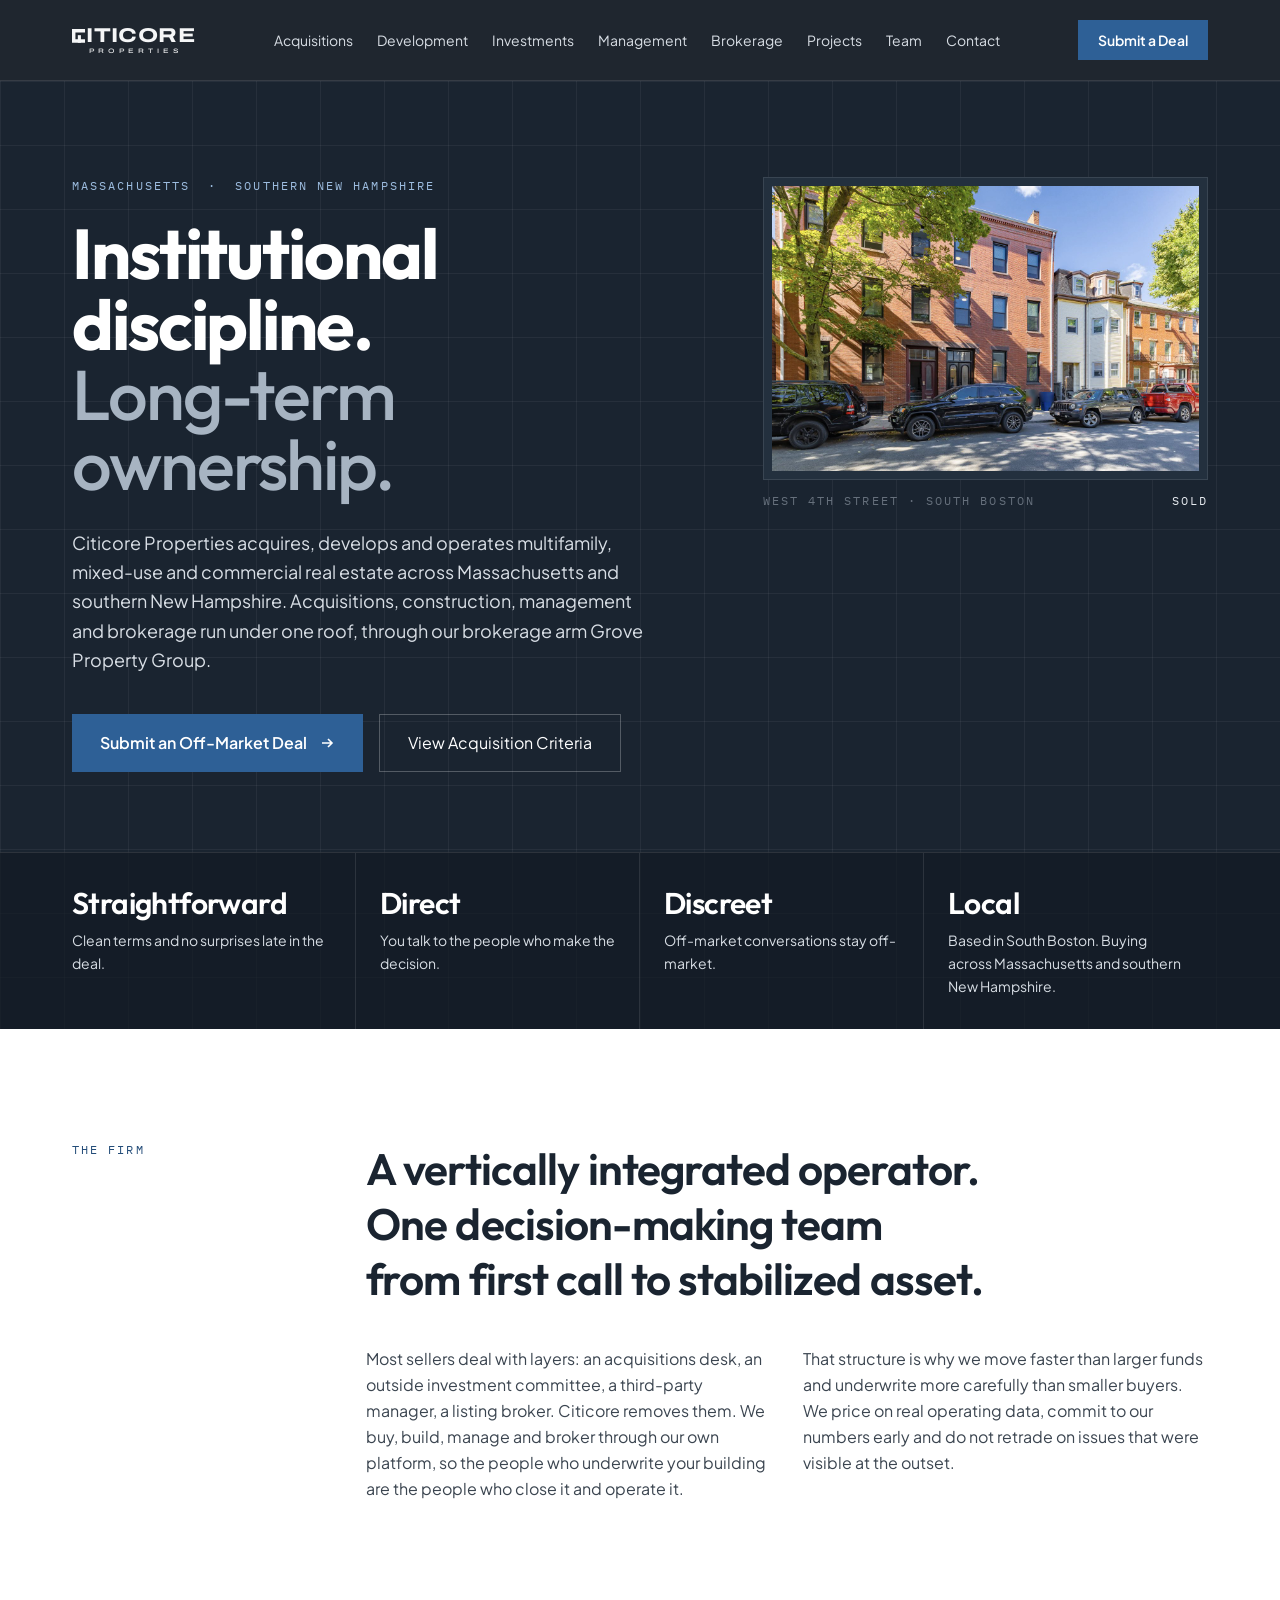
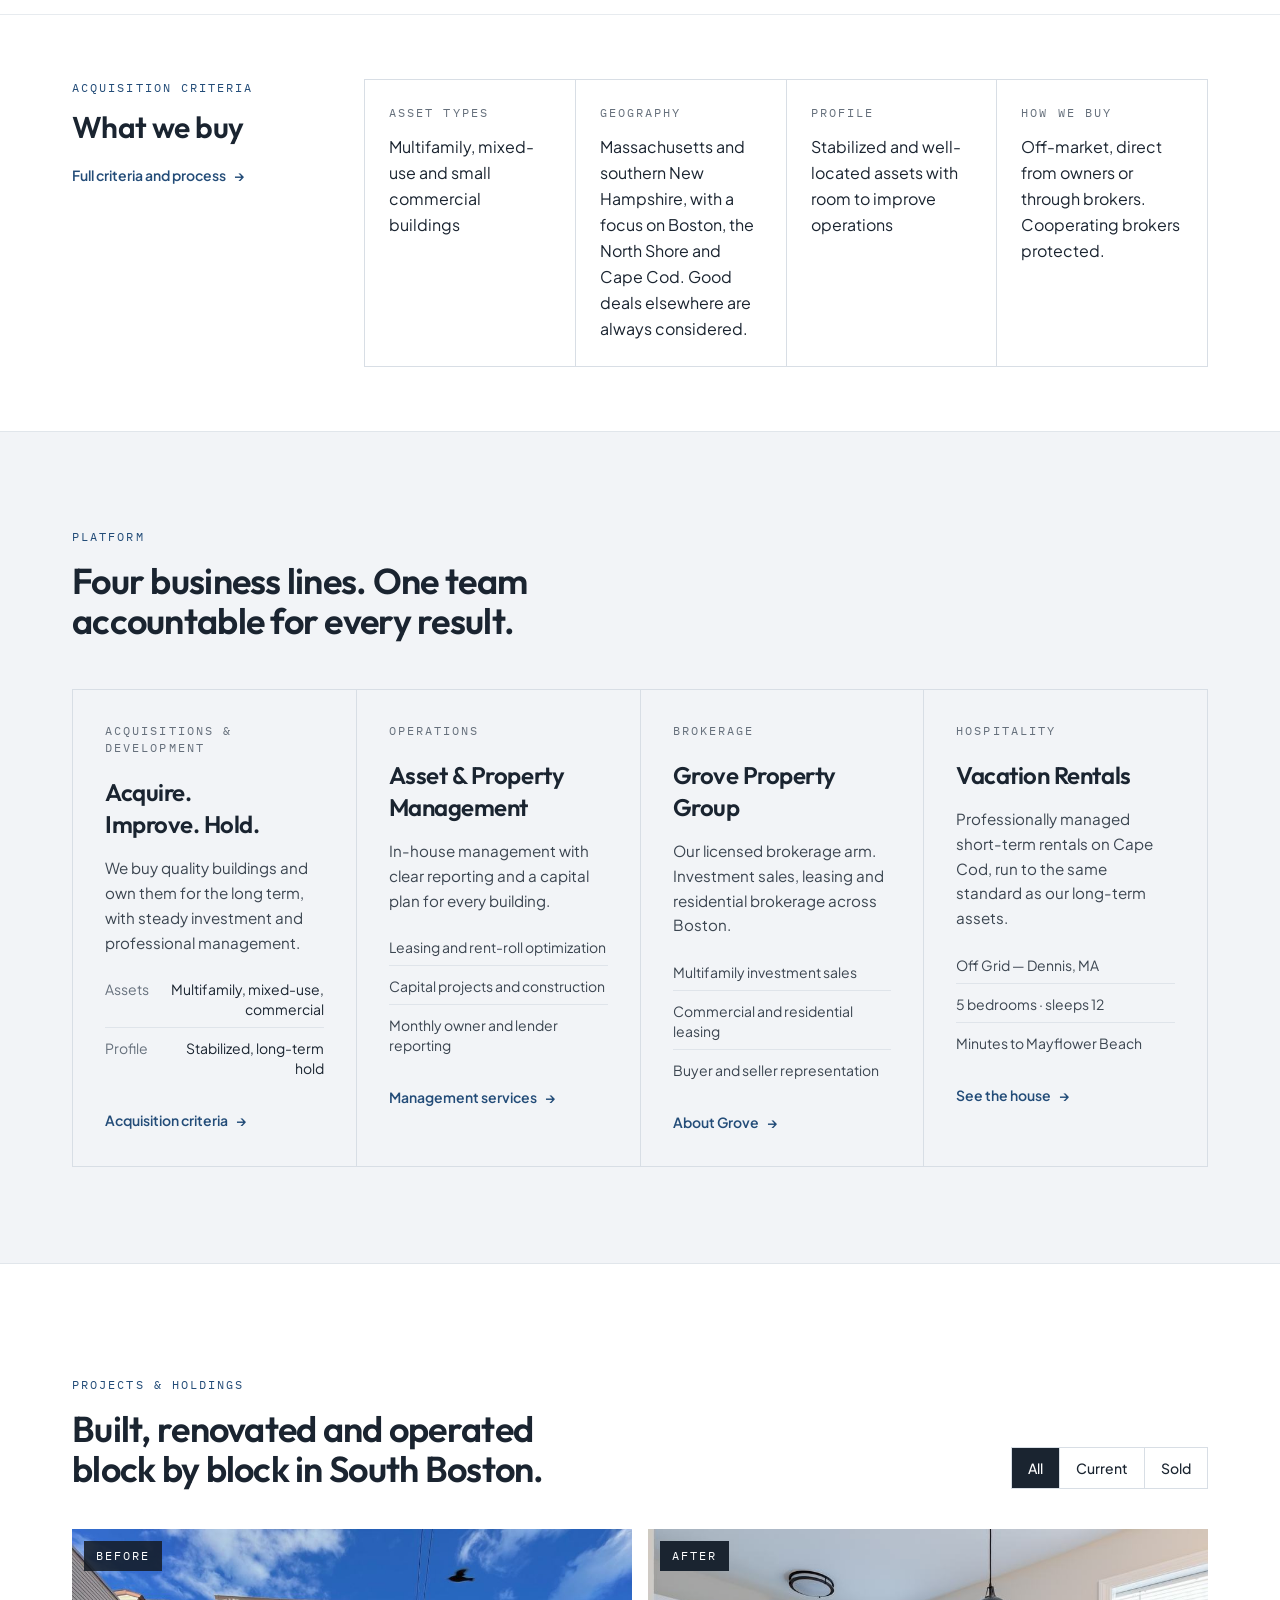
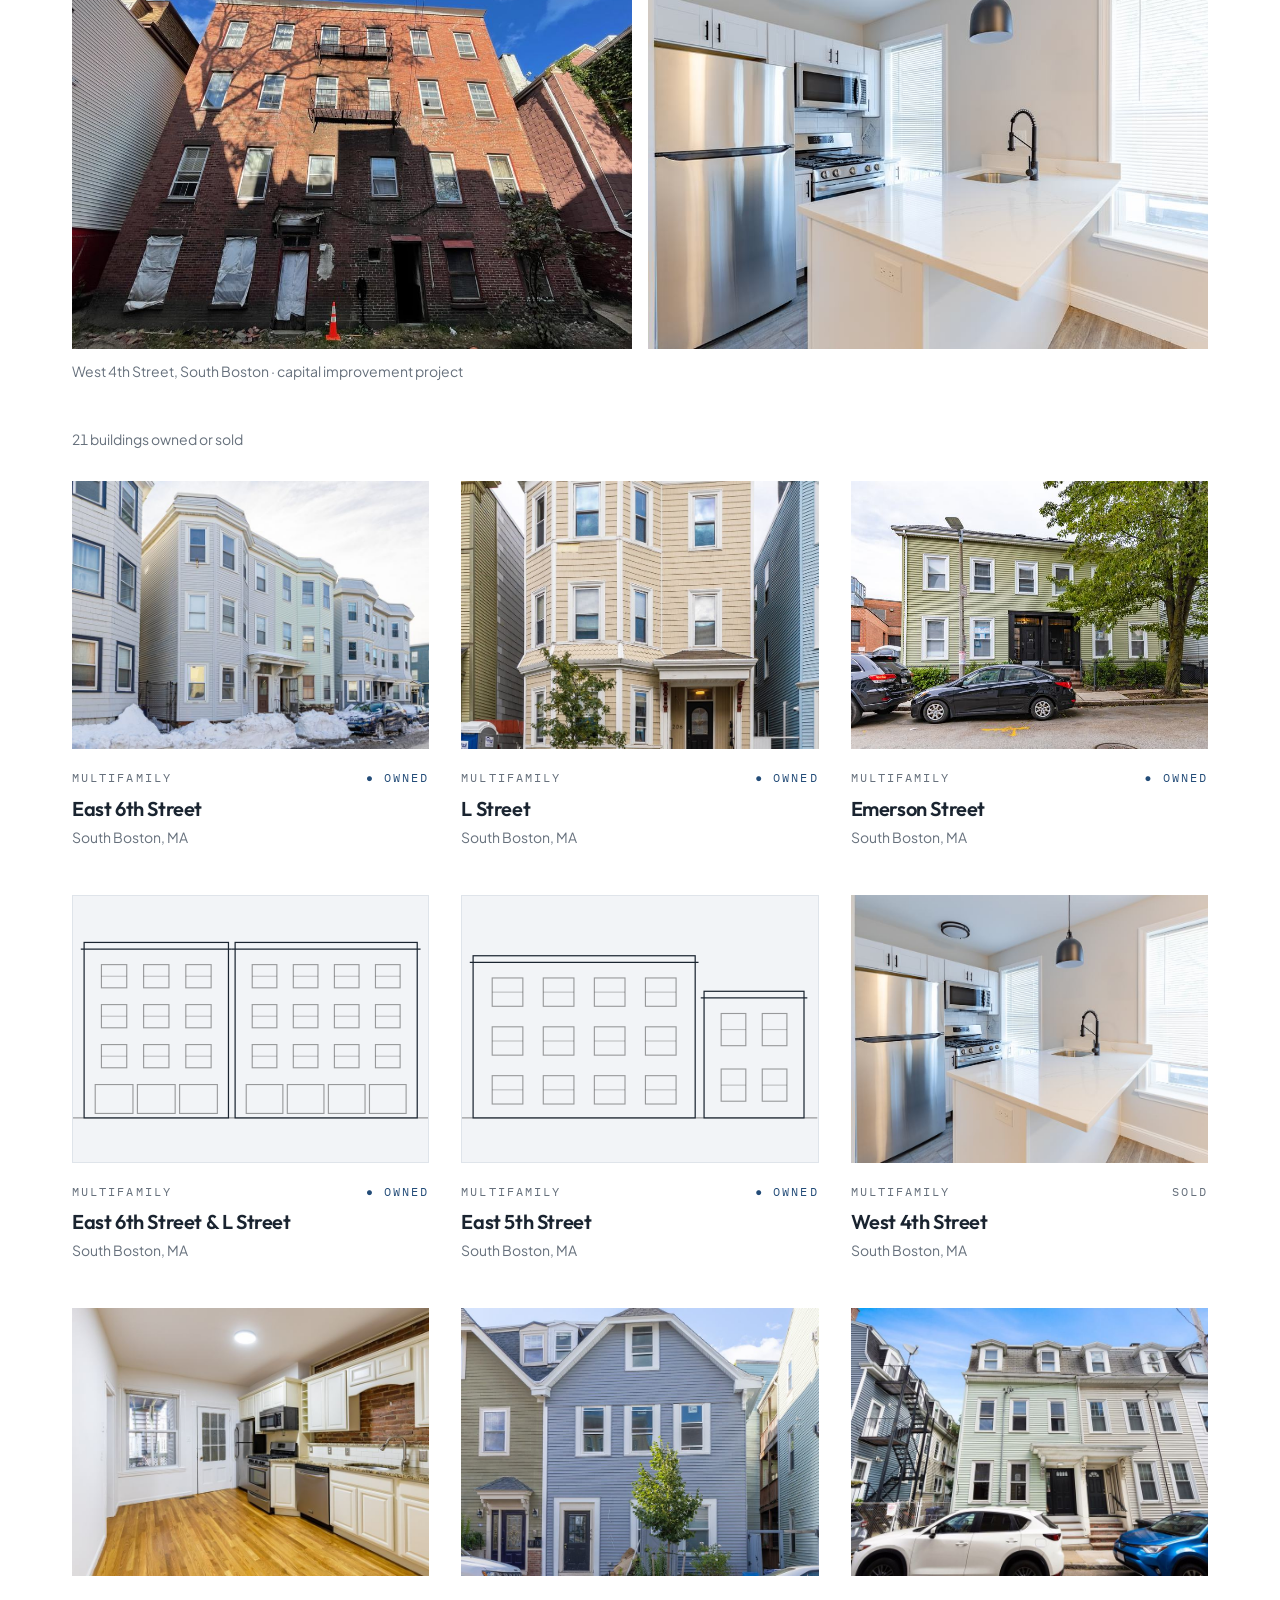
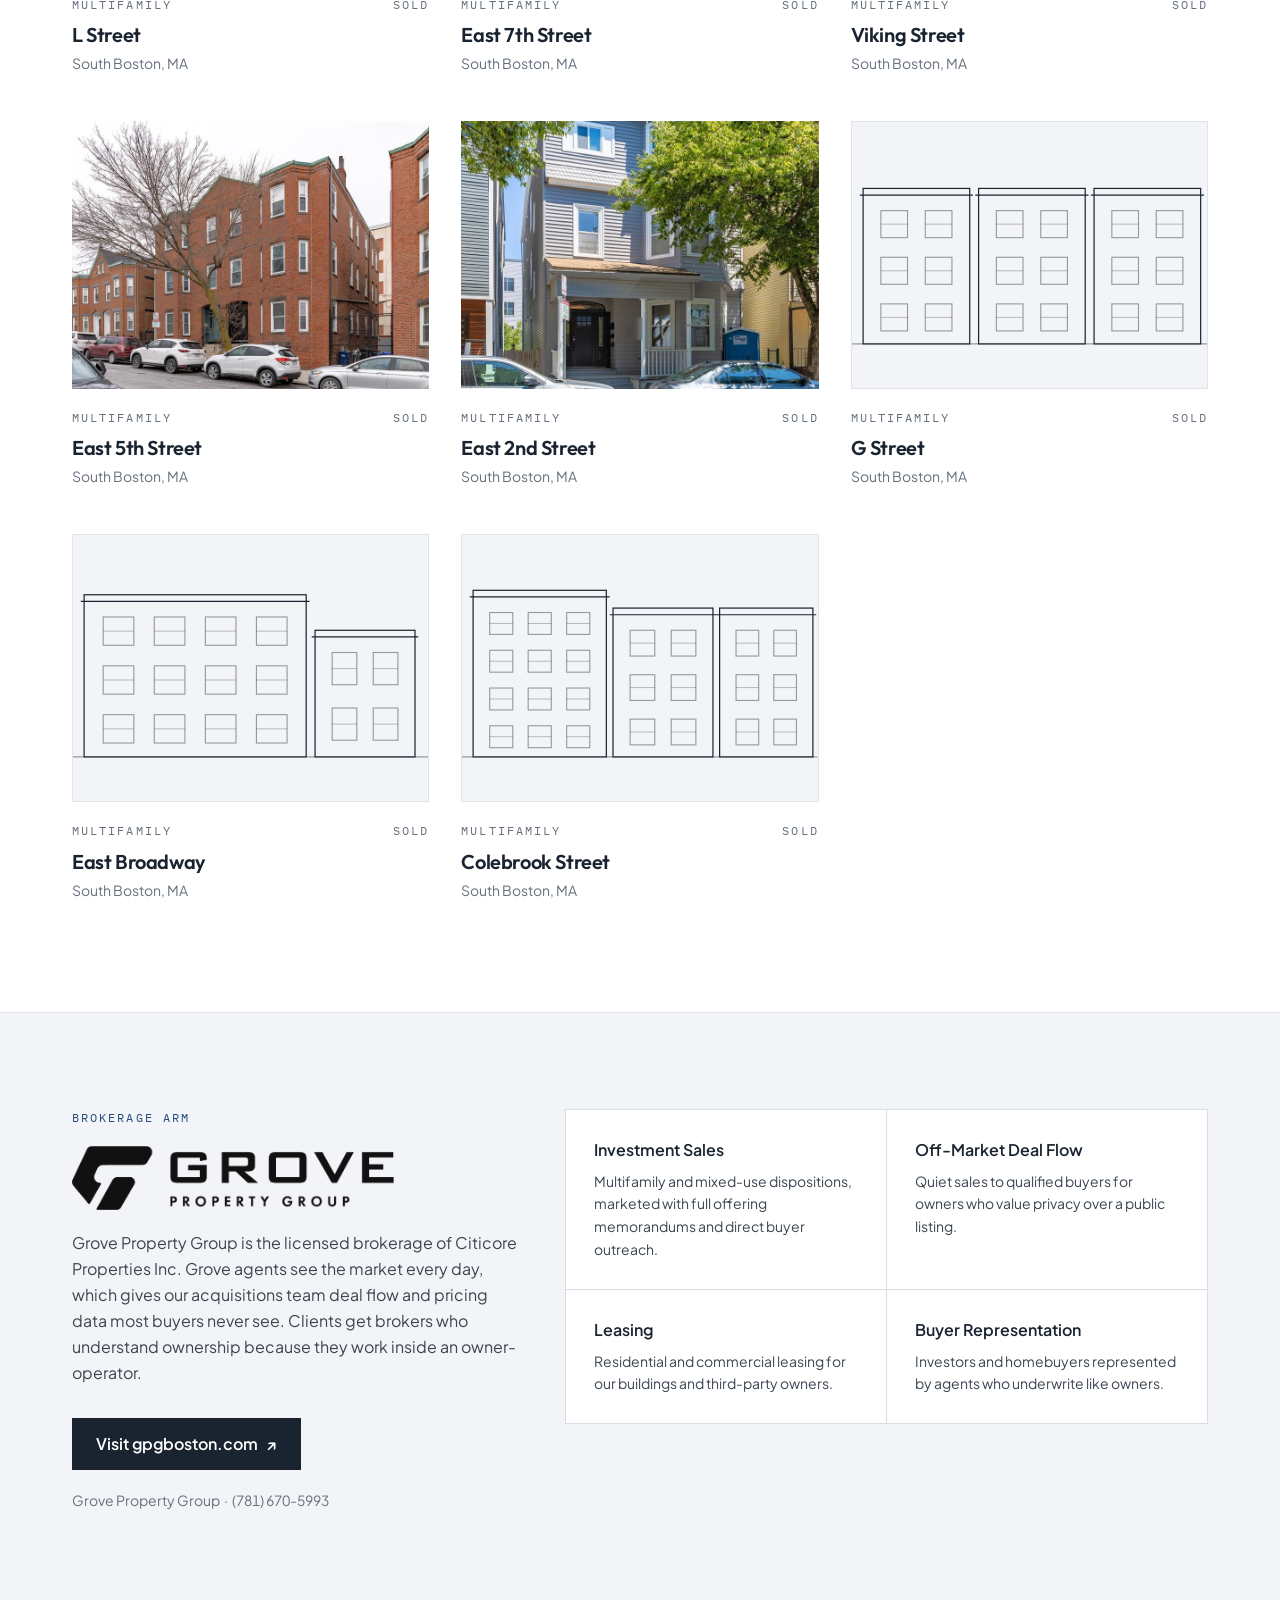
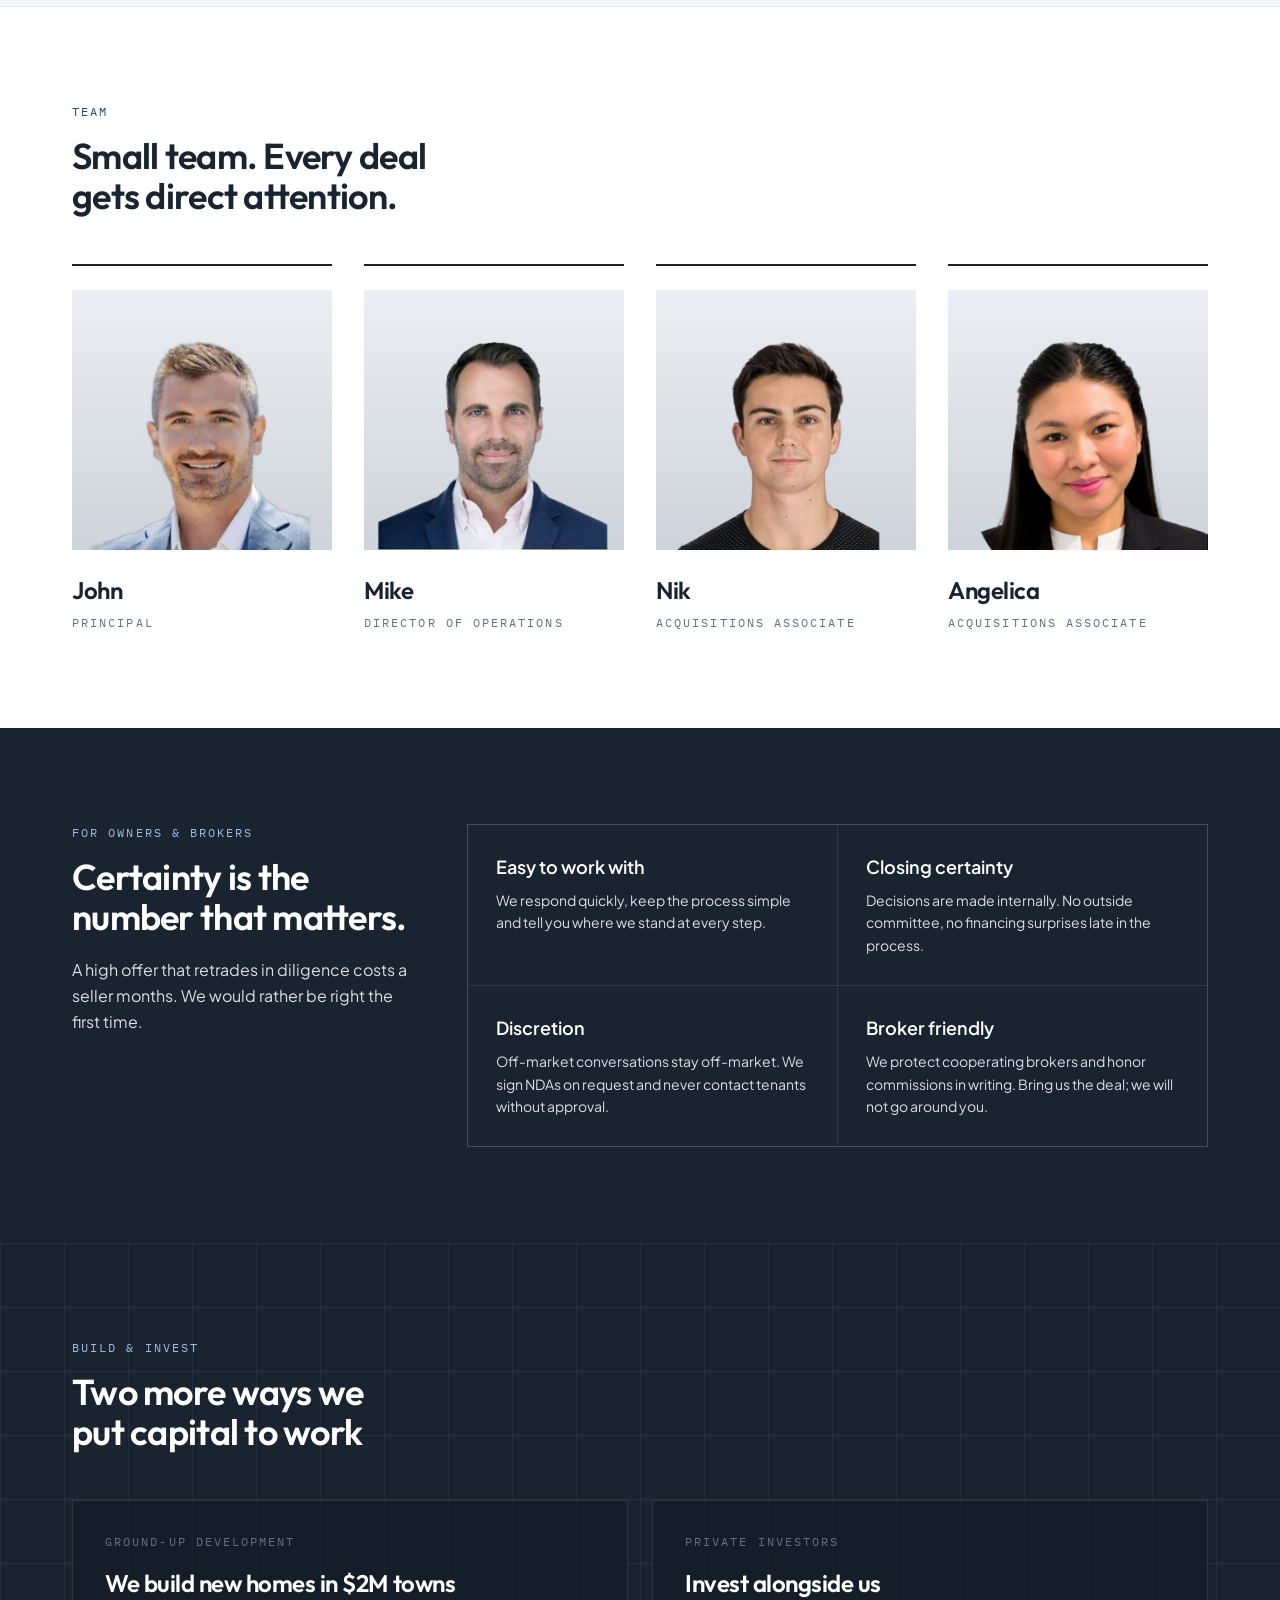
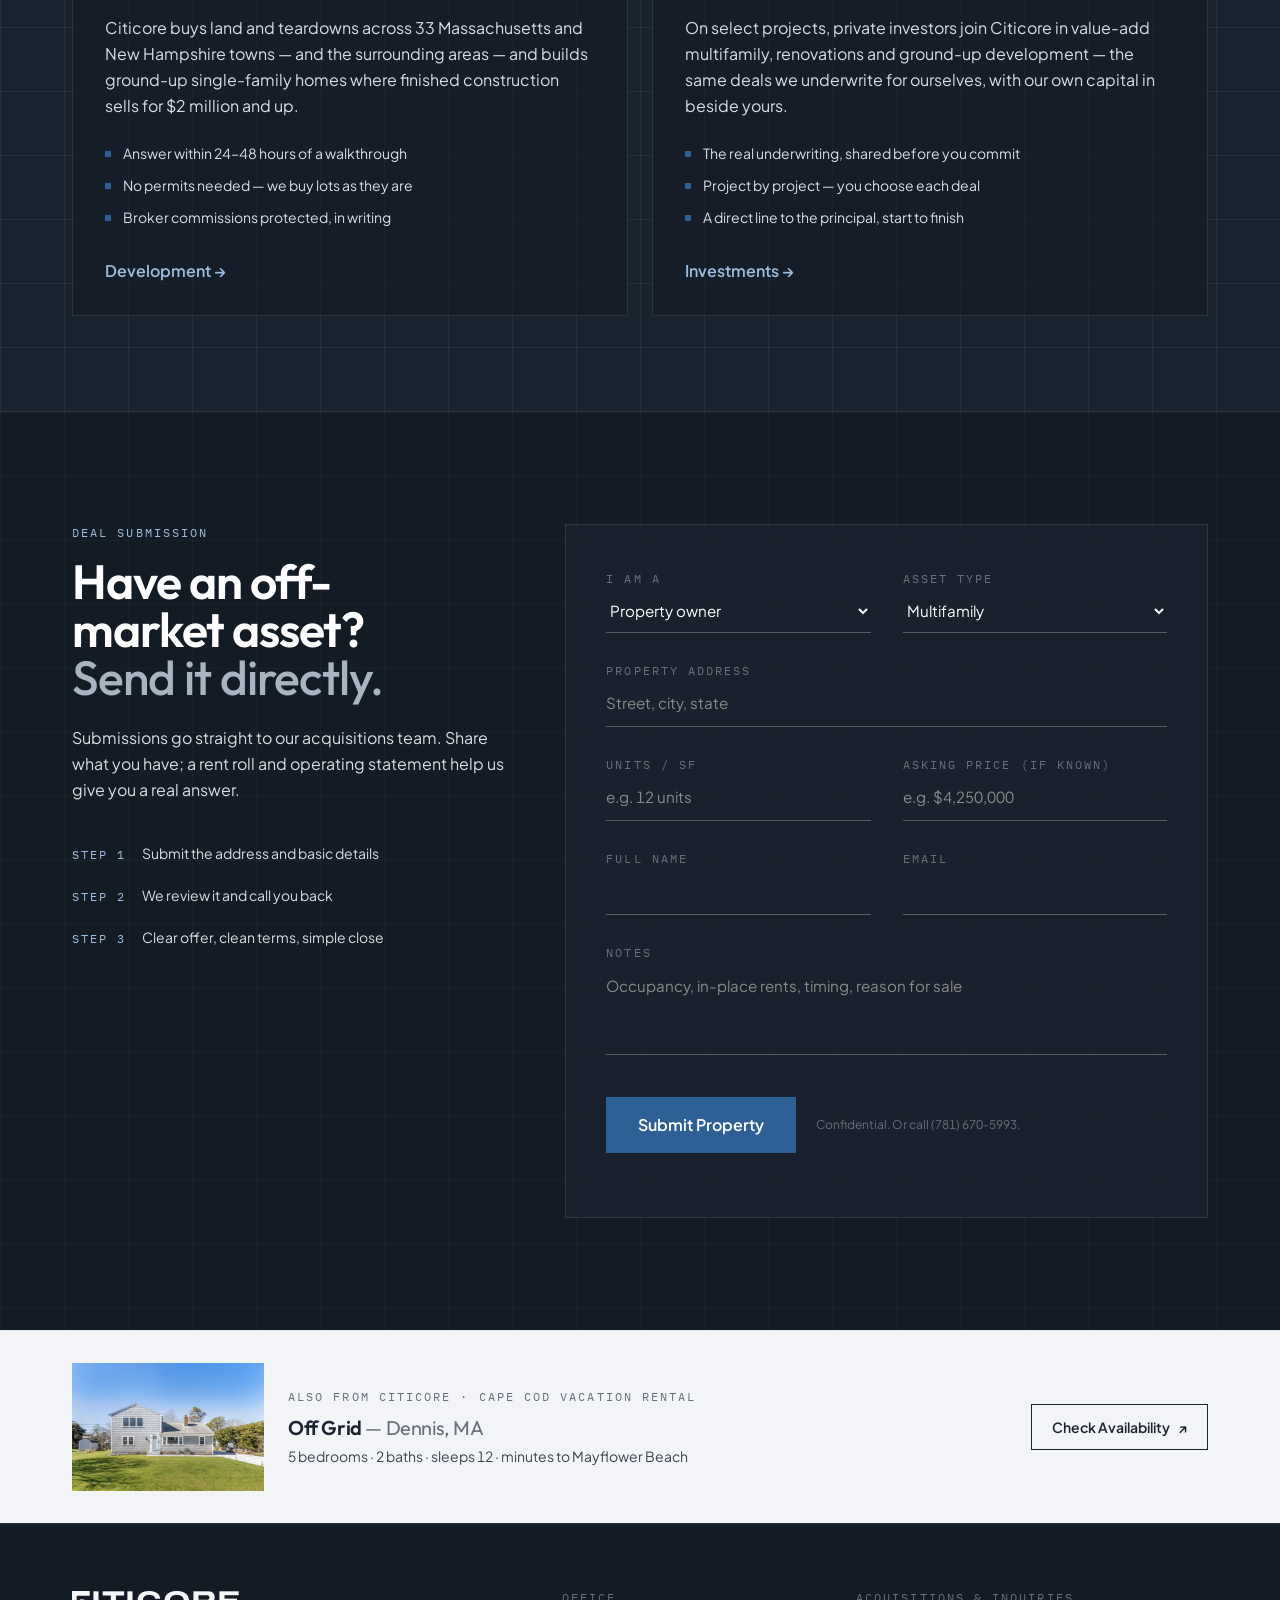
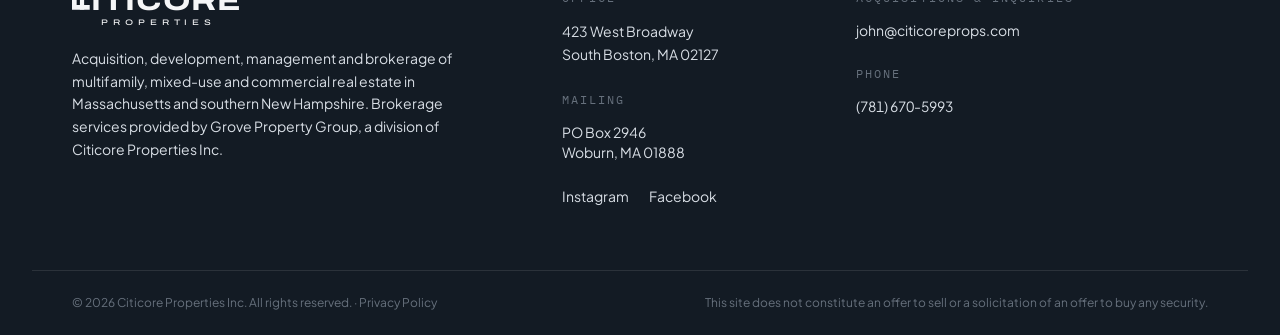
<file: index.html>
<!doctype html>
<html lang="en">
<head>
<meta charset="utf-8">
<meta name="viewport" content="width=device-width, initial-scale=1, viewport-fit=cover">
<meta name="description" content="Citicore Properties acquires, develops, manages and brokers multifamily, mixed-use and commercial real estate across Massachusetts and southern New Hampshire.">
<link rel="icon" type="image/png" sizes="32x32" href="images/citicore-icon-32.png">
<link rel="apple-touch-icon" href="images/citicore-icon-180.png">
<meta property="og:title" content="Citicore Properties">
<meta property="og:description" content="Acquisitions, management and brokerage across Massachusetts and southern New Hampshire.">
<meta property="og:image" content="https://citicoreprops.com/images/citicore-social-share.png">
<meta property="og:url" content="https://citicoreprops.com/">
<meta name="twitter:card" content="summary_large_image">
<title>Citicore Properties</title>
<link rel="preconnect" href="https://fonts.googleapis.com">
<link rel="preconnect" href="https://fonts.gstatic.com" crossorigin>
<link rel="stylesheet" href="https://fonts.googleapis.com/css2?family=Outfit:wght@500;600;700&family=Archivo:wdth,wght@100..125,400..800&family=Plus+Jakarta+Sans:wght@400;500;600;700&family=IBM+Plex+Mono:wght@400;500&display=swap">
<link rel="stylesheet" href="/styles.css">
<style>
  :root { color-scheme: light; }
  html { scroll-behavior: smooth; }
  body { background: #FFFFFF; color: #1A2430; font-family: "Plus Jakarta Sans", system-ui, -apple-system, "Segoe UI", sans-serif; font-size: 16px; -webkit-font-smoothing: antialiased; }
  h1, h2, h3 { text-wrap: balance; }
  .font-display { font-weight: 600; letter-spacing: -0.02em; }
  h1.font-display { font-weight: 700; letter-spacing: -0.03em; }
  .font-display em { font-style: normal; }
  .eyebrow { font-family: "IBM Plex Mono", ui-monospace, monospace; font-size: 0.72rem; letter-spacing: 0.18em; text-transform: uppercase; }
  .num { font-variant-numeric: tabular-nums lining-nums; }
  .wrap { max-width: 76rem; margin-inline: auto; padding-inline: 1.25rem; }
  @media (min-width: 768px) { .wrap { padding-inline: 2.5rem; } }
  .site-header { position: sticky; top: env(safe-area-inset-top, 0px); z-index: 40; }
  .grid-lines { background-image: linear-gradient(rgba(255,255,255,.05) 1px, transparent 1px), linear-gradient(90deg, rgba(255,255,255,.05) 1px, transparent 1px); background-size: 64px 64px; }
  .link-u { background: linear-gradient(currentColor, currentColor) 0 100% / 0 1px no-repeat; transition: background-size .3s ease; }
  .link-u:hover, .link-u:focus-visible { background-size: 100% 1px; }
  .pillar { transition: background-color .3s ease, border-color .3s ease; }
  .pillar:hover { background-color: #fff; border-color: #111111; }
  .pillar .arrow { transition: transform .3s ease; }
  .pillar:hover .arrow { transform: translateX(4px); }
  .asset-card .elev { transition: transform .6s cubic-bezier(.2,.7,.2,1); }
  .asset-card:hover .elev { transform: scale(1.03); }
  :focus-visible { outline: 2px solid #8A8A8A; outline-offset: 3px; }
  .field { width: 100%; background: transparent; border: 0; border-bottom: 1px solid rgba(201,206,214,.35); color: #FFFFFF; padding: .7rem 0; font-size: .95rem; border-radius: 0; }
  .field::placeholder { color: #8A8A8A; }
  .field:focus { outline: none; border-bottom-color: #FFFFFF; }
  select.field option { color: #111111; }
  .rise { animation: rise .9s cubic-bezier(.2,.7,.2,1) both; }
  .rise-2 { animation-delay: .12s; } .rise-3 { animation-delay: .24s; } .rise-4 { animation-delay: .36s; }
  @keyframes rise { from { transform: translateY(14px); } to { transform: none; } }
  @media (prefers-reduced-motion: reduce) { *, *::before, *::after { animation: none !important; transition: none !important; scroll-behavior: auto !important; } }
</style>
  <link rel="canonical" href="https://citicoreprops.com/">
  <script async src="https://www.googletagmanager.com/gtag/js?id=G-29LX5G7CN2"></script>
  <script>window.dataLayer=window.dataLayer||[];function gtag(){dataLayer.push(arguments)}gtag('js',new Date());gtag('config','G-29LX5G7CN2');</script>
  <script type="application/ld+json">
  {"@context":"https://schema.org","@type":"RealEstateAgent","name":"Citicore Properties",
   "url":"https://citicoreprops.com/","telephone":"+1-781-670-5993","email":"john@citicoreprops.com",
   "address":{"@type":"PostalAddress","streetAddress":"423 West Broadway, Unit 203","addressLocality":"Boston","addressRegion":"MA","postalCode":"02127","addressCountry":"US"},
   "areaServed":["Massachusetts","New Hampshire"],
   "founder":{"@type":"Person","name":"John Federico"},
   "description":"Citicore Properties acquires, develops, manages and brokers multifamily, mixed-use and commercial real estate in Massachusetts and New Hampshire."}
  </script>
</head>
<body>
<!-- ============ HEADER ============ -->
<header class="site-header bg-navy-950/95 backdrop-blur border-b border-white/10">
  <div class="wrap flex items-center justify-between h-16 md:h-20">
    <a href="#top" class="flex items-center shrink-0" aria-label="Citicore Properties home">
      <span class="logo2b" style="display:inline-block;line-height:1;color:#F5F6F7;text-align:center"><span style="display:block;font-family:Archivo,sans-serif;font-variation-settings:'wdth' 125;font-weight:750;font-size:1.25rem;letter-spacing:.02em;white-space:nowrap"><svg style="display:inline-block;height:.686em;width:auto;vertical-align:baseline;margin-right:.06em;overflow:visible" viewBox="0 0 38 40" aria-hidden="true"><path fill="currentColor" d="M0 0h38v10H10v20h28v10H0z"/><rect x="17" y="18" width="9" height="22" fill="currentColor"/></svg>ITICORE</span><span style="display:block;font-family:Archivo,sans-serif;font-variation-settings:'wdth' 125;font-weight:450;font-size:.4rem;letter-spacing:.62em;margin-top:.45em;padding-left:.62em">PROPERTIES</span></span>
    </a>
    <nav aria-label="Primary" class="hidden lg:flex items-center gap-6 text-sm text-stone-300">
      <a href="/acquisitions" class="link-u hover:text-stone-50">Acquisitions</a>
        <a href="/development" class="link-u hover:text-stone-50">Development</a>
        <a href="/investments" class="link-u hover:text-stone-50">Investments</a>
      <a href="/management" class="link-u hover:text-stone-50">Management</a>
      <a href="/brokerage" class="link-u hover:text-stone-50">Brokerage</a>
      <a href="#portfolio" class="link-u hover:text-stone-50">Projects</a>
      <a href="#team" class="link-u hover:text-stone-50">Team</a>
      <a href="#contact" class="link-u hover:text-stone-50">Contact</a>
    </nav>
    <a href="#submit" class="hidden sm:inline-flex items-center gap-2 bg-green-600 hover:bg-green-700 text-white text-sm font-semibold px-5 py-2.5 transition-colors">Submit a Deal</a>
    <button id="menuBtn" class="lg:hidden text-stone-50 p-2 -mr-2" aria-expanded="false" aria-controls="mobileNav" aria-label="Open menu">
      <svg width="24" height="24" viewBox="0 0 24 24" fill="none" stroke="currentColor" stroke-width="1.5" aria-hidden="true"><path d="M3 7h18M3 12h18M3 17h18"/></svg>
    </button>
  </div>
  <nav id="mobileNav" aria-label="Mobile" class="lg:hidden border-t border-white/10 bg-navy-950" hidden>
    <div class="wrap py-4 flex flex-col text-stone-100">
      <a href="/acquisitions" class="py-3 border-b border-white/5">Acquisitions</a>
        <a href="/development" class="py-3 border-b border-white/5">Development</a>
        <a href="/investments" class="py-3 border-b border-white/5">Investments</a>
      <a href="/management" class="py-3 border-b border-white/5">Management</a>
      <a href="/brokerage" class="py-3 border-b border-white/5">Brokerage</a>
      <a href="#portfolio" class="py-3 border-b border-white/5">Projects</a>
      <a href="#team" class="py-3 border-b border-white/5">Team</a>
      <a href="#contact" class="py-3 border-b border-white/5">Contact</a>
      <a href="#submit" class="mt-4 bg-green-600 text-white font-semibold text-center py-3">Submit a Deal</a>
    </div>
  </nav>
</header>

<main id="top">

<!-- ============ HERO ============ -->
<section class="relative bg-navy-900 text-stone-50 overflow-hidden">
  <div class="absolute inset-0 grid-lines" aria-hidden="true"></div>
  <div class="wrap relative grid lg:grid-cols-12 gap-12 pt-16 pb-14 md:pt-24 md:pb-20">
    <div class="lg:col-span-7">
      <p class="eyebrow text-green-300 rise">Massachusetts &nbsp;·&nbsp; Southern New Hampshire</p>
      <h1 class="font-display text-[2.6rem] leading-[1.05] sm:text-6xl lg:text-[4.4rem] mt-6 rise rise-2">
        Institutional discipline.<br><em class="text-brass-300 font-medium">Long-term ownership.</em>
      </h1>
      <p class="mt-7 text-lg text-stone-300 max-w-[36rem] leading-relaxed rise rise-3">
        Citicore Properties acquires, develops and operates multifamily, mixed-use and commercial real estate across Massachusetts and southern New Hampshire. Acquisitions, construction, management and brokerage run under one roof, through our brokerage arm Grove Property Group.
      </p>
      <div class="mt-10 flex flex-wrap gap-4 rise rise-4">
        <a href="#submit" class="inline-flex items-center gap-3 bg-green-600 hover:bg-green-700 text-white font-semibold px-7 py-4 transition-colors">
          Submit an Off-Market Deal
          <svg width="16" height="16" viewBox="0 0 16 16" fill="none" stroke="currentColor" stroke-width="1.6" aria-hidden="true"><path d="M3 8h10M9 4l4 4-4 4"/></svg>
        </a>
        <a href="/acquisitions" class="inline-flex items-center gap-3 border border-white/25 hover:border-green-300 text-stone-50 px-7 py-4 transition-colors">View Acquisition Criteria</a>
      </div>
    </div>
    <!-- Hero photo -->
    <figure class="lg:col-span-5 relative">
      <div class="border border-white/10 bg-navy-800 p-2">
        <img src="images/hero-397-w4.jpg" alt="Brick row house on West 4th Street, South Boston" width="1344" height="896" class="block w-full h-auto">
      </div>
      <figcaption class="mt-3 flex justify-between eyebrow text-[0.62rem] text-stone-500">
        <span>West 4th Street · South Boston</span><span class="text-brass-400">Sold</span>
      </figcaption>
    </figure>
  </div>

  <!-- PROOF BAR — how we work, no volume claims -->
  <div class="relative border-t border-white/10 bg-navy-950/70">
    <dl class="wrap grid grid-cols-2 lg:grid-cols-4">
      <div class="py-8 pr-6 border-r border-white/10">
        <dt class="font-display text-2xl md:text-3xl">Straightforward</dt>
        <dd class="text-sm text-stone-300 mt-2 leading-relaxed">Clean terms and no surprises late in the deal.</dd>
      </div>
      <div class="py-8 px-6 lg:border-r border-white/10">
        <dt class="font-display text-2xl md:text-3xl">Direct</dt>
        <dd class="text-sm text-stone-300 mt-2 leading-relaxed">You talk to the people who make the decision.</dd>
      </div>
      <div class="py-8 pr-6 lg:px-6 border-r border-t lg:border-t-0 border-white/10">
        <dt class="font-display text-2xl md:text-3xl">Discreet</dt>
        <dd class="text-sm text-stone-300 mt-2 leading-relaxed">Off-market conversations stay off-market.</dd>
      </div>
      <div class="py-8 px-6 border-t lg:border-t-0 border-white/10">
        <dt class="font-display text-2xl md:text-3xl">Local</dt>
        <dd class="text-sm text-stone-300 mt-2 leading-relaxed">Based in South Boston. Buying across Massachusetts and southern New Hampshire.</dd>
      </div>
    </dl>
  </div>
</section>

<!-- ============ POSITIONING ============ -->
<section id="firm" class="bg-stone-50">
  <div class="wrap py-20 md:py-28 grid lg:grid-cols-12 gap-10">
    <p class="eyebrow text-green-700 lg:col-span-3">The Firm</p>
    <div class="lg:col-span-9">
      <h2 class="font-display text-3xl md:text-[2.75rem] leading-tight max-w-[46rem]">A vertically integrated operator. One decision-making team from first call to stabilized asset.</h2>
      <div class="mt-10 grid md:grid-cols-2 gap-8 text-stone-700 leading-relaxed max-w-[60rem]">
        <p>Most sellers deal with layers: an acquisitions desk, an outside investment committee, a third-party manager, a listing broker. Citicore removes them. We buy, build, manage and broker through our own platform, so the people who underwrite your building are the people who close it and operate it.</p>
        <p>That structure is why we move faster than larger funds and underwrite more carefully than smaller buyers. We price on real operating data, commit to our numbers early and do not retrade on issues that were visible at the outset.</p>
      </div>
    </div>
  </div>
</section>

<!-- ============ ACQUISITION CRITERIA (homepage summary; full buy box on future Acquisitions page) ============ -->
<section id="criteria" class="bg-stone-50 border-t border-stone-300/60">
  <div class="wrap py-14 md:py-16 grid lg:grid-cols-12 gap-8 items-start">
    <div class="lg:col-span-3">
      <p class="eyebrow text-green-700">Acquisition Criteria</p>
      <h2 class="font-display text-2xl md:text-3xl mt-3 leading-tight">What we buy</h2>
      <a href="/acquisitions" class="mt-5 inline-flex items-center gap-2 text-sm font-semibold text-green-700 link-u">Full criteria and process <span aria-hidden="true">→</span></a>
    </div>
    <dl class="lg:col-span-9 grid sm:grid-cols-2 lg:grid-cols-4 gap-px bg-stone-300 border border-stone-300">
      <div class="bg-stone-50 p-6"><dt class="eyebrow text-stone-500 text-[0.62rem]">Asset types</dt><dd class="mt-3 text-navy-900 leading-relaxed">Multifamily, mixed-use and small commercial buildings</dd></div>
      <div class="bg-stone-50 p-6"><dt class="eyebrow text-stone-500 text-[0.62rem]">Geography</dt><dd class="mt-3 text-navy-900 leading-relaxed">Massachusetts and southern New Hampshire, with a focus on Boston, the North Shore and Cape Cod. Good deals elsewhere are always considered.</dd></div>
      <div class="bg-stone-50 p-6"><dt class="eyebrow text-stone-500 text-[0.62rem]">Profile</dt><dd class="mt-3 text-navy-900 leading-relaxed">Stabilized and well-located assets with room to improve operations</dd></div>
      <div class="bg-stone-50 p-6"><dt class="eyebrow text-stone-500 text-[0.62rem]">How we buy</dt><dd class="mt-3 text-navy-900 leading-relaxed">Off-market, direct from owners or through brokers. Cooperating brokers protected.</dd></div>
    </dl>
  </div>
</section>

<!-- ============ PLATFORM ============ -->
<section class="bg-stone-100 border-y border-stone-300/60">
  <div class="wrap py-20 md:py-24">
    <p class="eyebrow text-green-700">Platform</p>
    <h2 class="font-display text-3xl md:text-4xl mt-4 max-w-[40rem]">Four business lines. One team accountable for every result.</h2>
    <div class="mt-12 grid sm:grid-cols-2 lg:grid-cols-4 border-t border-l border-stone-300">
      <a id="acquisitions" href="/acquisitions" class="pillar block border-r border-b border-stone-300 p-8 bg-stone-100">
        <p class="eyebrow text-stone-500 text-[0.65rem]">Acquisitions &amp; Development</p>
        <h3 class="font-display text-2xl mt-5">Acquire. Improve. Hold.</h3>
        <p class="mt-4 text-stone-700 text-[0.95rem] leading-relaxed">We buy quality buildings and own them for the long term, with steady investment and professional management.</p>
        <ul class="mt-6 text-sm space-y-2.5">
          <li class="flex justify-between gap-3 border-b border-stone-300/70 pb-2"><span class="text-stone-500">Assets</span><span class="text-right">Multifamily, mixed-use, commercial</span></li>
          <li class="flex justify-between gap-3"><span class="text-stone-500">Profile</span><span class="text-right">Stabilized, long-term hold</span></li>
        </ul>
        <span class="mt-8 inline-flex items-center gap-2 text-sm font-semibold text-green-700">Acquisition criteria <span class="arrow">→</span></span>
      </a>
      <a id="management" href="#contact" class="pillar block border-r border-b border-stone-300 p-8 bg-stone-100">
        <p class="eyebrow text-stone-500 text-[0.65rem]">Operations</p>
        <h3 class="font-display text-2xl mt-5">Asset &amp; Property Management</h3>
        <p class="mt-4 text-stone-700 text-[0.95rem] leading-relaxed">In-house management with clear reporting and a capital plan for every building.</p>
        <ul class="mt-6 text-sm space-y-2.5 text-stone-700">
          <li class="border-b border-stone-300/70 pb-2">Leasing and rent-roll optimization</li>
          <li class="border-b border-stone-300/70 pb-2">Capital projects and construction</li>
          <li>Monthly owner and lender reporting</li>
        </ul>
        <span class="mt-8 inline-flex items-center gap-2 text-sm font-semibold text-green-700">Management services <span class="arrow">→</span></span>
      </a>
      <a href="/brokerage" class="pillar block border-r border-b border-stone-300 p-8 bg-stone-100">
        <p class="eyebrow text-stone-500 text-[0.65rem]">Brokerage</p>
        <h3 class="font-display text-2xl mt-5">Grove Property Group</h3>
        <p class="mt-4 text-stone-700 text-[0.95rem] leading-relaxed">Our licensed brokerage arm. Investment sales, leasing and residential brokerage across Boston.</p>
        <ul class="mt-6 text-sm space-y-2.5 text-stone-700">
          <li class="border-b border-stone-300/70 pb-2">Multifamily investment sales</li>
          <li class="border-b border-stone-300/70 pb-2">Commercial and residential leasing</li>
          <li>Buyer and seller representation</li>
        </ul>
        <span class="mt-8 inline-flex items-center gap-2 text-sm font-semibold text-green-700">About Grove <span class="arrow">→</span></span>
      </a>
      <a href="#stay" class="pillar block border-r border-b border-stone-300 p-8 bg-stone-100">
        <p class="eyebrow text-stone-500 text-[0.65rem]">Hospitality</p>
        <h3 class="font-display text-2xl mt-5">Vacation Rentals</h3>
        <p class="mt-4 text-stone-700 text-[0.95rem] leading-relaxed">Professionally managed short-term rentals on Cape Cod, run to the same standard as our long-term assets.</p>
        <ul class="mt-6 text-sm space-y-2.5 text-stone-700">
          <li class="border-b border-stone-300/70 pb-2">Off Grid — Dennis, MA</li>
          <li class="border-b border-stone-300/70 pb-2">5 bedrooms · sleeps 12</li>
          <li>Minutes to Mayflower Beach</li>
        </ul>
        <span class="mt-8 inline-flex items-center gap-2 text-sm font-semibold text-green-700">See the house <span class="arrow">→</span></span>
      </a>
    </div>
  </div>
</section>

<!-- ============ PROJECTS ============ -->
<section id="portfolio" class="bg-stone-50">
  <div class="wrap py-20 md:py-28">
    <div class="flex flex-wrap items-end justify-between gap-6">
      <div>
        <p class="eyebrow text-green-700">Projects &amp; Holdings</p>
        <h2 class="font-display text-3xl md:text-4xl mt-4 max-w-[36rem]">Built, renovated and operated block by block in South Boston.</h2>
      </div>
      <div class="flex border border-stone-300" role="group" aria-label="Filter projects">
        <button type="button" data-f="all" class="pf px-4 py-2.5 text-sm font-medium">All</button>
        <button type="button" data-f="Current" class="pf px-4 py-2.5 text-sm font-medium border-l border-stone-300">Current</button>
        <button type="button" data-f="Sold" class="pf px-4 py-2.5 text-sm font-medium border-l border-stone-300">Sold</button>
      </div>
    </div>
    <div class="mt-10 grid md:grid-cols-2 gap-4">
      <figure class="relative">
        <img src="images/397-before.jpg" alt="West 4th Street before renovation" width="1000" height="750" loading="lazy" class="block w-full h-auto">
        <figcaption class="absolute top-3 left-3 bg-navy-950/85 text-stone-50 eyebrow text-[0.62rem] px-3 py-1.5">Before</figcaption>
      </figure>
      <figure class="relative">
        <img src="images/397-after.jpg" alt="West 4th Street after renovation, new kitchen" width="889" height="667" loading="lazy" class="block w-full h-auto">
        <figcaption class="absolute top-3 left-3 bg-navy-900 text-stone-50 eyebrow text-[0.62rem] px-3 py-1.5">After</figcaption>
      </figure>
    </div>
    <p class="mt-3 text-sm text-stone-500">West 4th Street, South Boston · capital improvement project</p>
    <p class="mt-12 text-sm text-stone-500 num" id="projCount"></p>
    <div class="mt-8 grid grid-cols-1 sm:grid-cols-2 lg:grid-cols-3 gap-x-8 gap-y-12" id="assetGrid"></div>
  </div>
</section>

<!-- ============ BROKERAGE ============ -->
<section id="brokerage" class="bg-stone-100 border-y border-stone-300/60">
  <div class="wrap py-20 md:py-24 grid lg:grid-cols-12 gap-12 items-start">
    <div class="lg:col-span-5">
      <p class="eyebrow text-green-700">Brokerage Arm</p>
      <h2 class="mt-5"><img src="images/grove-logo-dark.png" alt="Grove Property Group" width="720" height="173" class="h-14 md:h-16 w-auto"></h2>
      <p class="mt-5 text-stone-700 leading-relaxed max-w-[32rem]">Grove Property Group is the licensed brokerage of Citicore Properties Inc. Grove agents see the market every day, which gives our acquisitions team deal flow and pricing data most buyers never see. Clients get brokers who understand ownership because they work inside an owner-operator.</p>
      <div class="mt-8 flex flex-wrap gap-4">
        <a href="https://gpgboston.com" class="inline-flex items-center gap-2 bg-navy-900 hover:bg-navy-700 text-stone-50 font-semibold px-6 py-3.5 transition-colors">Visit gpgboston.com <span aria-hidden="true">↗</span></a>
      </div>
      <p class="mt-5 text-sm text-stone-500">Grove Property Group &nbsp;·&nbsp; <a href="tel:+17816705993" class="select-all num link-u">(781) 670-5993</a></p>
    </div>
    <dl class="lg:col-span-7 grid sm:grid-cols-2 gap-px bg-stone-300 border border-stone-300">
      <div class="bg-stone-50 p-7"><dt class="font-semibold">Investment Sales</dt><dd class="mt-2 text-sm text-stone-700 leading-relaxed">Multifamily and mixed-use dispositions, marketed with full offering memorandums and direct buyer outreach.</dd></div>
      <div class="bg-stone-50 p-7"><dt class="font-semibold">Off-Market Deal Flow</dt><dd class="mt-2 text-sm text-stone-700 leading-relaxed">Quiet sales to qualified buyers for owners who value privacy over a public listing.</dd></div>
      <div class="bg-stone-50 p-7"><dt class="font-semibold">Leasing</dt><dd class="mt-2 text-sm text-stone-700 leading-relaxed">Residential and commercial leasing for our buildings and third-party owners.</dd></div>
      <div class="bg-stone-50 p-7"><dt class="font-semibold">Buyer Representation</dt><dd class="mt-2 text-sm text-stone-700 leading-relaxed">Investors and homebuyers represented by agents who underwrite like owners.</dd></div>
    </dl>
  </div>
</section>

<!-- ============ TEAM ============ -->
<section id="team" class="bg-stone-50">
  <div class="wrap py-20 md:py-24">
    <p class="eyebrow text-green-700">Team</p>
    <h2 class="font-display text-3xl md:text-4xl mt-4 max-w-[36rem]">Small team. Every deal gets direct attention.</h2>
    <div class="mt-12 grid sm:grid-cols-2 lg:grid-cols-4 gap-8">
      <article class="border-t-2 border-navy-900 pt-6">
        <img src="images/team-john.jpg" alt="John" width="600" height="600" loading="lazy" class="block w-full aspect-square object-cover bg-stone-100">
        <h3 class="font-display text-2xl mt-6">John</h3>
        <p class="eyebrow text-stone-500 text-[0.65rem] mt-2">Principal</p>
      </article>
      <article class="border-t-2 border-navy-900 pt-6">
        <img src="images/team-mike.jpg" alt="Mike" width="600" height="600" loading="lazy" class="block w-full aspect-square object-cover bg-stone-100">
        <h3 class="font-display text-2xl mt-6">Mike</h3>
        <p class="eyebrow text-stone-500 text-[0.65rem] mt-2">Director of Operations</p>
      </article>
      <article class="border-t-2 border-navy-900 pt-6">
        <img src="images/team-nik.jpg" alt="Nik" width="600" height="600" loading="lazy" class="block w-full aspect-square object-cover bg-stone-100">
        <h3 class="font-display text-2xl mt-6">Nik</h3>
        <p class="eyebrow text-stone-500 text-[0.65rem] mt-2">Acquisitions Associate</p>
      </article>
      <article class="border-t-2 border-navy-900 pt-6">
        <img src="images/team-angelica.jpg" alt="Angelica" width="600" height="600" loading="lazy" class="block w-full aspect-square object-cover bg-stone-100">
        <h3 class="font-display text-2xl mt-6">Angelica</h3>
        <p class="eyebrow text-stone-500 text-[0.65rem] mt-2">Acquisitions Associate</p>
      </article>
    </div>
  </div>
</section>

<!-- ============ WHY SELL TO US ============ -->
<section class="bg-navy-900 text-stone-50">
  <div class="wrap py-20 md:py-24 grid lg:grid-cols-12 gap-12">
    <div class="lg:col-span-4">
      <p class="eyebrow text-green-300">For Owners &amp; Brokers</p>
      <h2 class="font-display text-3xl md:text-4xl mt-4 leading-tight">Certainty is the number that matters.</h2>
      <p class="mt-5 text-stone-300 leading-relaxed">A high offer that retrades in diligence costs a seller months. We would rather be right the first time.</p>
    </div>
    <div class="lg:col-span-8 grid sm:grid-cols-2 gap-px bg-white/10 border border-white/10">
      <div class="bg-navy-900 p-7">
        <h3 class="font-semibold text-lg">Easy to work with</h3>
        <p class="mt-2 text-stone-300 text-sm leading-relaxed">We respond quickly, keep the process simple and tell you where we stand at every step.</p>
      </div>
      <div class="bg-navy-900 p-7">
        <h3 class="font-semibold text-lg">Closing certainty</h3>
        <p class="mt-2 text-stone-300 text-sm leading-relaxed">Decisions are made internally. No outside committee, no financing surprises late in the process.</p>
      </div>
      <div class="bg-navy-900 p-7">
        <h3 class="font-semibold text-lg">Discretion</h3>
        <p class="mt-2 text-stone-300 text-sm leading-relaxed">Off-market conversations stay off-market. We sign NDAs on request and never contact tenants without approval.</p>
      </div>
      <div class="bg-navy-900 p-7">
        <h3 class="font-semibold text-lg">Broker friendly</h3>
        <p class="mt-2 text-stone-300 text-sm leading-relaxed">We protect cooperating brokers and honor commissions in writing. Bring us the deal; we will not go around you.</p>
      </div>
    </div>
  </div>
</section>

<!-- ============ DEAL SUBMISSION CTA ============ -->
<!-- ============ BUILD & INVEST ============ -->
<section class="bg-navy-900 text-stone-50 relative overflow-hidden">
  <div class="absolute inset-0 grid-lines" aria-hidden="true"></div>
  <div class="wrap relative py-20 md:py-24">
    <p class="eyebrow text-green-300">Build &amp; Invest</p>
    <h2 class="font-display text-3xl md:text-4xl mt-4 max-w-[34rem] leading-tight">Two more ways we put capital to work</h2>
    <div class="mt-12 grid md:grid-cols-2 gap-6">
      <article class="border border-white/10 bg-navy-950/60 p-8">
        <p class="eyebrow text-[0.62rem] text-stone-500">Ground-Up Development</p>
        <h3 class="font-display text-2xl mt-4">We build new homes in $2M towns</h3>
        <p class="mt-4 text-stone-300 leading-relaxed">Citicore buys land and teardowns across 33 Massachusetts and New Hampshire towns &mdash; and the surrounding areas &mdash; and builds ground-up single-family homes where finished construction sells for $2 million and up.</p>
        <ul class="mt-6 space-y-3 text-sm text-stone-300">
          <li class="flex gap-3"><span class="mt-2 h-1.5 w-1.5 bg-green-600 shrink-0"></span><span>Answer within 24&ndash;48 hours of a walkthrough</span></li>
          <li class="flex gap-3"><span class="mt-2 h-1.5 w-1.5 bg-green-600 shrink-0"></span><span>No permits needed &mdash; we buy lots as they are</span></li>
          <li class="flex gap-3"><span class="mt-2 h-1.5 w-1.5 bg-green-600 shrink-0"></span><span>Broker commissions protected, in writing</span></li>
        </ul>
        <p class="mt-8"><a href="/development" class="font-semibold text-green-300 link-u">Development &rarr;</a></p>
      </article>
      <article class="border border-white/10 bg-navy-950/60 p-8">
        <p class="eyebrow text-[0.62rem] text-stone-500">Private Investors</p>
        <h3 class="font-display text-2xl mt-4">Invest alongside us</h3>
        <p class="mt-4 text-stone-300 leading-relaxed">On select projects, private investors join Citicore in value-add multifamily, renovations and ground-up development &mdash; the same deals we underwrite for ourselves, with our own capital in beside yours.</p>
        <ul class="mt-6 space-y-3 text-sm text-stone-300">
          <li class="flex gap-3"><span class="mt-2 h-1.5 w-1.5 bg-green-600 shrink-0"></span><span>The real underwriting, shared before you commit</span></li>
          <li class="flex gap-3"><span class="mt-2 h-1.5 w-1.5 bg-green-600 shrink-0"></span><span>Project by project &mdash; you choose each deal</span></li>
          <li class="flex gap-3"><span class="mt-2 h-1.5 w-1.5 bg-green-600 shrink-0"></span><span>A direct line to the principal, start to finish</span></li>
        </ul>
        <p class="mt-8"><a href="/investments" class="font-semibold text-green-300 link-u">Investments &rarr;</a></p>
      </article>
    </div>
  </div>
</section>

<section id="submit" class="bg-navy-950 text-stone-50 relative overflow-hidden">
  <div class="absolute inset-0 grid-lines opacity-60" aria-hidden="true"></div>
  <div class="wrap relative py-20 md:py-28 grid lg:grid-cols-12 gap-12">
    <div class="lg:col-span-5">
      <p class="eyebrow text-green-300">Deal Submission</p>
      <h2 class="font-display text-4xl md:text-5xl mt-4 leading-[1.1]">Have an off-market asset? <em class="text-brass-300 font-medium">Send it directly.</em></h2>
      <p class="mt-6 text-stone-300 leading-relaxed">Submissions go straight to our acquisitions team. Share what you have; a rent roll and operating statement help us give you a real answer.</p>
      <ol class="mt-10 space-y-5 text-sm">
        <li class="flex gap-4"><span class="eyebrow text-green-300 pt-0.5">Step 1</span><span class="text-stone-300">Submit the address and basic details</span></li>
        <li class="flex gap-4"><span class="eyebrow text-green-300 pt-0.5">Step 2</span><span class="text-stone-300">We review it and call you back</span></li>
        <li class="flex gap-4"><span class="eyebrow text-green-300 pt-0.5">Step 3</span><span class="text-stone-300">Clear offer, clean terms, simple close</span></li>
      </ol>
    </div>
    <form id="dealForm" class="lg:col-span-7 border border-white/10 bg-navy-900/80 p-6 md:p-10" novalidate data-endpoint="https://formsubmit.co/ajax/john@citicoreprops.com">
      <input type="hidden" name="_subject" value="New deal submission — citicoreprops.com">
      <input type="hidden" name="_template" value="table">
      <input type="text" name="_honey" tabindex="-1" autocomplete="off" aria-hidden="true" style="position:absolute;left:-9999px">
      <div class="grid sm:grid-cols-2 gap-x-8 gap-y-6">
        <div>
          <label for="f-role" class="eyebrow text-[0.62rem] text-stone-500">I am a</label>
          <select id="f-role" name="role" class="field" required>
            <option value="Owner">Property owner</option>
            <option value="Broker">Broker</option>
            <option value="Lender">Lender</option>
            <option value="Other">Other</option>
          </select>
        </div>
        <div>
          <label for="f-type" class="eyebrow text-[0.62rem] text-stone-500">Asset type</label>
          <select id="f-type" name="assetType" class="field">
            <option>Multifamily</option>
            <option>Mixed-use</option>
            <option>Retail / Small-bay commercial</option>
            <option>Office</option>
            <option>Industrial / Flex</option>
            <option>Other</option>
          </select>
        </div>
        <div class="sm:col-span-2">
          <label for="f-address" class="eyebrow text-[0.62rem] text-stone-500">Property address</label>
          <input id="f-address" name="address" class="field" placeholder="Street, city, state" required autocomplete="off">
        </div>
        <div>
          <label for="f-units" class="eyebrow text-[0.62rem] text-stone-500">Units / SF</label>
          <input id="f-units" name="size" class="field num" placeholder="e.g. 12 units">
        </div>
        <div>
          <label for="f-price" class="eyebrow text-[0.62rem] text-stone-500">Asking price (if known)</label>
          <input id="f-price" name="price" class="field num" placeholder="e.g. $4,250,000">
        </div>
        <div>
          <label for="f-name" class="eyebrow text-[0.62rem] text-stone-500">Full name</label>
          <input id="f-name" name="name" class="field" required autocomplete="name">
        </div>
        <div>
          <label for="f-email" class="eyebrow text-[0.62rem] text-stone-500">Email</label>
          <input id="f-email" name="email" type="email" class="field" required autocomplete="email">
        </div>
        <div class="sm:col-span-2">
          <label for="f-notes" class="eyebrow text-[0.62rem] text-stone-500">Notes</label>
          <textarea id="f-notes" name="notes" rows="3" class="field resize-none" placeholder="Occupancy, in-place rents, timing, reason for sale"></textarea>
        </div>
      </div>
      <div class="mt-9 flex flex-wrap items-center gap-5">
        <button type="submit" class="bg-green-600 hover:bg-green-700 text-white font-semibold px-8 py-4 transition-colors">Submit Property</button>
        <p class="text-xs text-stone-500 max-w-[18rem]">Confidential. Or call <a href="tel:+17816705993" class="select-all num link-u">(781) 670-5993</a>.</p>
      </div>
      <p id="formMsg" class="mt-6 text-sm" role="status" aria-live="polite"></p>
    </form>
  </div>
</section>

<!-- ============ VACATION RENTAL (compact) ============ -->
<section id="stay" class="bg-stone-100 border-t border-stone-300/60">
  <div class="wrap py-8 flex flex-col sm:flex-row sm:items-center gap-6">
    <img src="images/offgrid.jpg" alt="Off Grid, a cedar-shingle Cape in Dennis, MA" width="1200" height="800" loading="lazy" class="block w-full sm:w-48 aspect-[3/2] object-cover">
    <div class="flex-1">
      <p class="eyebrow text-stone-500 text-[0.62rem]">Also from Citicore · Cape Cod vacation rental</p>
      <p class="font-display text-xl mt-2">Off Grid <span class="text-stone-500 font-normal">— Dennis, MA</span></p>
      <p class="text-sm text-stone-700 mt-1 num">5 bedrooms · 2 baths · sleeps 12 · minutes to Mayflower Beach</p>
    </div>
    <a href="https://offgrid-dennis.tiiny.site" class="inline-flex items-center justify-center gap-2 border border-navy-900 text-navy-900 hover:bg-navy-900 hover:text-stone-50 font-semibold text-sm px-5 py-3 transition-colors">Check Availability <span aria-hidden="true">↗</span></a>
  </div>
</section>

</main>

<!-- ============ FOOTER ============ -->
<footer id="contact" class="bg-navy-950 text-stone-300 border-t border-white/10">
  <div class="wrap py-16 grid md:grid-cols-12 gap-10">
    <div class="md:col-span-5">
      <span class="logo2b" style="display:inline-block;line-height:1;color:#F5F6F7;text-align:center"><span style="display:block;font-family:Archivo,sans-serif;font-variation-settings:'wdth' 125;font-weight:750;font-size:1.7rem;letter-spacing:.02em;white-space:nowrap"><svg style="display:inline-block;height:.686em;width:auto;vertical-align:baseline;margin-right:.06em;overflow:visible" viewBox="0 0 38 40" aria-hidden="true"><path fill="currentColor" d="M0 0h38v10H10v20h28v10H0z"/><rect x="17" y="18" width="9" height="22" fill="currentColor"/></svg>ITICORE</span><span style="display:block;font-family:Archivo,sans-serif;font-variation-settings:'wdth' 125;font-weight:450;font-size:.5rem;letter-spacing:.62em;margin-top:.45em;padding-left:.62em">PROPERTIES</span></span>
      <p class="mt-4 text-sm leading-relaxed max-w-[26rem]">Acquisition, development, management and brokerage of multifamily, mixed-use and commercial real estate in Massachusetts and southern New Hampshire. Brokerage services provided by Grove Property Group, a division of Citicore Properties Inc.</p>
    </div>
    <div class="md:col-span-3 text-sm">
      <p class="eyebrow text-[0.62rem] text-stone-500">Office</p>
      <address class="not-italic mt-3 leading-relaxed">423 West Broadway<br>South Boston, MA 02127</address>
      <p class="eyebrow text-[0.62rem] text-stone-500 mt-6">Mailing</p>
      <p class="mt-3">PO Box 2946<br>Woburn, MA 01888</p>
      <p class="mt-6 flex gap-5"><a class="link-u" href="https://www.instagram.com/ccoreproperties/">Instagram</a><a class="link-u" href="https://www.facebook.com/profile.php?id=61565684049766">Facebook</a></p>
    </div>
    <div class="md:col-span-4 text-sm">
      <p class="eyebrow text-[0.62rem] text-stone-500">Acquisitions &amp; Inquiries</p>
      <p class="mt-3 select-all">john@citicoreprops.com</p>
      <p class="eyebrow text-[0.62rem] text-stone-500 mt-6">Phone</p>
      <p class="mt-3"><a href="tel:+17816705993" class="select-all num link-u">(781) 670-5993</a></p>
    </div>
  </div>
  <div class="wrap py-6 border-t border-white/10 flex flex-wrap justify-between gap-4 text-xs text-stone-500">
    <p>© <span id="yr">2026</span> Citicore Properties Inc. All rights reserved. &middot; <a href="/privacy" class="link-u">Privacy Policy</a></p>
    <p>This site does not constitute an offer to sell or a solicitation of an offer to buy any security.</p>
  </div>
</footer>

<script>
(function () {
  // Mobile menu
  var btn = document.getElementById('menuBtn'), nav = document.getElementById('mobileNav');
  btn.addEventListener('click', function () {
    var open = nav.hidden; nav.hidden = !open; btn.setAttribute('aria-expanded', String(open));
  });
  nav.querySelectorAll('a').forEach(function (a) { a.addEventListener('click', function () { nav.hidden = true; btn.setAttribute('aria-expanded', 'false'); }); });
  document.getElementById('yr').textContent = new Date().getFullYear();

  // Building elevation generator (architectural line-drawing placeholders)
  function elevation(cfg) {
    var s = '', W = cfg.w, H = cfg.h, stroke = cfg.stroke, dim = cfg.dim, fill = cfg.fill;
    var ground = H - 20;
    s += '<line x1="0" y1="' + ground + '" x2="' + W + '" y2="' + ground + '" stroke="' + dim + '" stroke-width="1"/>';
    var x = cfg.pad;
    cfg.bldgs.forEach(function (b) {
      var top = ground - b.floors * b.fh - 14;
      s += '<rect x="' + x + '" y="' + top + '" width="' + b.w + '" height="' + (ground - top) + '" fill="' + fill + '" stroke="' + stroke + '" stroke-width="1.1"/>';
      s += '<line x1="' + (x - 3) + '" y1="' + (top + 6) + '" x2="' + (x + b.w + 3) + '" y2="' + (top + 6) + '" stroke="' + stroke + '" stroke-width="1.1"/>';
      var cols = b.cols, gw = (b.w - 16) / cols;
      for (var f = 0; f < b.floors; f++) {
        var y = top + 14 + f * b.fh + 6;
        for (var c = 0; c < cols; c++) {
          var wx = x + 8 + c * gw + gw * 0.2, ww = gw * 0.6, wh = b.fh * 0.58;
          if (f === b.floors - 1 && b.retail) {
            s += '<rect x="' + (x + 8 + c * gw + 2) + '" y="' + y + '" width="' + (gw - 4) + '" height="' + (b.fh - 10) + '" fill="none" stroke="' + dim + '" stroke-width="1"/>';
          } else {
            s += '<rect x="' + wx + '" y="' + y + '" width="' + ww + '" height="' + wh + '" fill="none" stroke="' + dim + '" stroke-width="1"/>';
            s += '<line x1="' + wx + '" y1="' + (y + wh / 2) + '" x2="' + (wx + ww) + '" y2="' + (y + wh / 2) + '" stroke="' + dim + '" stroke-width=".6"/>';
          }
        }
      }
      x += b.w + (b.gap || 0);
    });
    return s;
  }

  // Projects — status: 'Current' (owned) or 'Sold'. Edit this list to update the site.
  var S = 'South Boston, MA';
  // Grouped by street + status so cards stay distinct without house numbers (owner's privacy rule).
  var assets = [
    { name: 'East 6th Street', hood: S, bldg: 2, units: 6, status: 'Current', img: 'images/633-e6.jpg' },
    { name: 'East 6th Street & L Street', hood: S, bldg: 1, units: 6, status: 'Current', note: 'multi-building parcel' },
    { name: 'L Street', hood: S, bldg: 2, units: 5, status: 'Current', img: 'images/206-l.jpg' },
    { name: 'Emerson Street', hood: S, bldg: 1, units: 4, status: 'Current', img: 'images/emerson.jpg' },
    { name: 'East 5th Street', hood: S, bldg: 1, units: 3, status: 'Current' },
    { name: 'West 4th Street', hood: S, bldg: 1, units: 4, status: 'Sold', img: 'images/397-after.jpg' },
    { name: 'L Street', hood: S, bldg: 1, units: 3, status: 'Sold', img: 'images/178-l-kitchen.jpg' },
    { name: 'East 7th Street', hood: S, bldg: 1, units: 2, status: 'Sold', img: 'images/466-e7.jpg' },
    { name: 'Viking Street', hood: S, bldg: 1, units: 2, status: 'Sold', img: 'images/2-viking.jpg' },
    { name: 'East 5th Street', hood: S, bldg: 3, units: 7, status: 'Sold', img: 'images/428-e5.jpg' },
    { name: 'East 2nd Street', hood: S, bldg: 2, units: 6, status: 'Sold', img: 'images/726-e2.jpg' },
    { name: 'G Street', hood: S, bldg: 1, units: 2, status: 'Sold' },
    { name: 'East Broadway', hood: S, bldg: 1, units: 2, status: 'Sold' },
    { name: 'Colebrook Street', hood: S, bldg: 3, units: 3, unitLabel: 'single-family homes', status: 'Sold', noBldg: true }
  ];
  // photos first within each group
  assets.sort(function (a, b) { return (a.status === b.status ? 0 : a.status === 'Current' ? -1 : 1) || ((b.img ? 1 : 0) - (a.img ? 1 : 0)); });
  function bldgs(i, type) {
    var n = (i * 7 + 3) % 4, B = [];
    if (type === 'Mixed-use') return [{ w: 130, floors: 4, fh: 36, cols: 3, retail: true, gap: 6 }, { w: 164, floors: 4, fh: 36, cols: 4, retail: true }];
    if (type === 'Condominium') return [{ w: 190, floors: 5, fh: 30, cols: 5, gap: 10 }, { w: 100, floors: 3, fh: 38, cols: 2 }];
    if (n === 0) return [{ w: 96, floors: 3, fh: 42, cols: 2, gap: 8 }, { w: 96, floors: 3, fh: 42, cols: 2, gap: 8 }, { w: 96, floors: 3, fh: 42, cols: 2 }];
    if (n === 1) return [{ w: 150, floors: 3, fh: 44, cols: 3, gap: 6 }, { w: 150, floors: 3, fh: 44, cols: 3 }];
    if (n === 2) return [{ w: 120, floors: 4, fh: 34, cols: 3, gap: 6 }, { w: 90, floors: 3, fh: 40, cols: 2, gap: 6 }, { w: 84, floors: 3, fh: 40, cols: 2 }];
    return [{ w: 200, floors: 3, fh: 44, cols: 4, gap: 8 }, { w: 90, floors: 2, fh: 50, cols: 2 }];
  }
  var grid = document.getElementById('assetGrid'), count = document.getElementById('projCount');
  var cards = assets.map(function (a, i) {
    var svg = elevation({ w: 320, h: 200, pad: 10, stroke: '#1A2430', dim: 'rgba(17,17,17,.4)', fill: '#F2F4F7', bldgs: bldgs(i, a.units > 3 ? 'Mixed-use' : '') });
    var cur = a.status === 'Current';
    return '<article class="asset-card" data-status="' + a.status + '" data-b="' + a.bldg + '">'
      + (a.img ? '<div class="overflow-hidden bg-stone-100 aspect-[4/3]"><img class="elev block w-full h-full object-cover" src="' + a.img + '" alt="' + a.name + '" loading="lazy"></div>'
        : '<div class="overflow-hidden bg-stone-100 border border-stone-300/70 aspect-[4/3] flex items-center"><svg class="elev w-full h-auto block" viewBox="0 0 320 200" role="img" aria-label="Elevation drawing, ' + a.name + '">' + svg + '</svg></div>')
      + '<div class="mt-5 flex items-center justify-between eyebrow text-[0.62rem]"><span class="text-stone-500">Multifamily</span><span class="' + (cur ? 'text-green-700' : 'text-steel-500') + '">' + (cur ? '● Owned' : 'Sold') + '</span></div>'
      + '<h3 class="font-display text-xl mt-2">' + a.name + '</h3>'
      + '<p class="text-sm text-stone-500 mt-1">' + a.hood  + '</p>'
      + '</article>';
  });
  grid.innerHTML = cards.join('');
  var btns = document.querySelectorAll('.pf');
  function applyFilter(f) {
    var shown = 0;
    grid.querySelectorAll('.asset-card').forEach(function (c) { var on = f === 'all' || c.getAttribute('data-status') === f; c.hidden = !on; if (on) shown += +c.getAttribute('data-b'); });
    btns.forEach(function (b) { var on = b.getAttribute('data-f') === f; b.setAttribute('aria-pressed', String(on)); b.className = b.className.replace(/ ?(bg-navy-900 text-stone-50|text-navy-900 hover:bg-stone-100)/g, '') + (on ? ' bg-navy-900 text-stone-50' : ' text-navy-900 hover:bg-stone-100'); });
    count.textContent = shown + (f === 'all' ? ' buildings owned or sold' : f === 'Current' ? ' buildings currently owned' : ' buildings sold');
  }
  btns.forEach(function (b) { b.addEventListener('click', function () { applyFilter(b.getAttribute('data-f')); }); });
  applyFilter('all');



  // Deal form — live build posts to FormSubmit (emails john@citicoreprops.com); preview build has no endpoint
  var form = document.getElementById('dealForm'), msg = document.getElementById('formMsg');
  form.addEventListener('submit', function (e) {
    e.preventDefault();
    var missing = ['f-address', 'f-name', 'f-email'].filter(function (id) { return !document.getElementById(id).value.trim(); });
    var email = document.getElementById('f-email').value;
    if (missing.length) { msg.className = 'mt-6 text-sm text-brass-300'; msg.textContent = 'Add the property address, your name and email to submit.'; document.getElementById(missing[0]).focus(); return; }
    if (!/^\S+@\S+\.\S+$/.test(email)) { msg.className = 'mt-6 text-sm text-brass-300'; msg.textContent = 'Enter a valid email address.'; document.getElementById('f-email').focus(); return; }
    var endpoint = form.getAttribute('data-endpoint'); if (endpoint === 'FORM' + '_ENDPOINT') endpoint = '';
    if (!endpoint) { msg.className = 'mt-6 text-sm text-stone-300'; msg.textContent = 'Preview mode: the form is not connected yet, so nothing was sent.'; return; }
    var btn = form.querySelector('button[type=submit]'); btn.disabled = true;
    var payload = {}; new FormData(form).forEach(function (v, k) { payload[k] = v; });
    fetch(endpoint, { method: 'POST', headers: { 'Content-Type': 'application/json', 'Accept': 'application/json' }, body: JSON.stringify(payload) })
      .then(function (r) { return r.json().then(function (d) { if (!r.ok || String(d.success) !== 'true') throw 0; }); })
      .then(function () { form.reset(); msg.className = 'mt-6 text-sm text-green-300'; msg.textContent = 'Received. Our acquisitions team will be in touch shortly.'; })
      .catch(function () { msg.className = 'mt-6 text-sm text-brass-300'; msg.textContent = 'That did not go through. Email john@citicoreprops.com or call (781) 670-5993.'; })
      .then(function () { btn.disabled = false; });
  });
})();
</script>

</body>
</html>
</file>
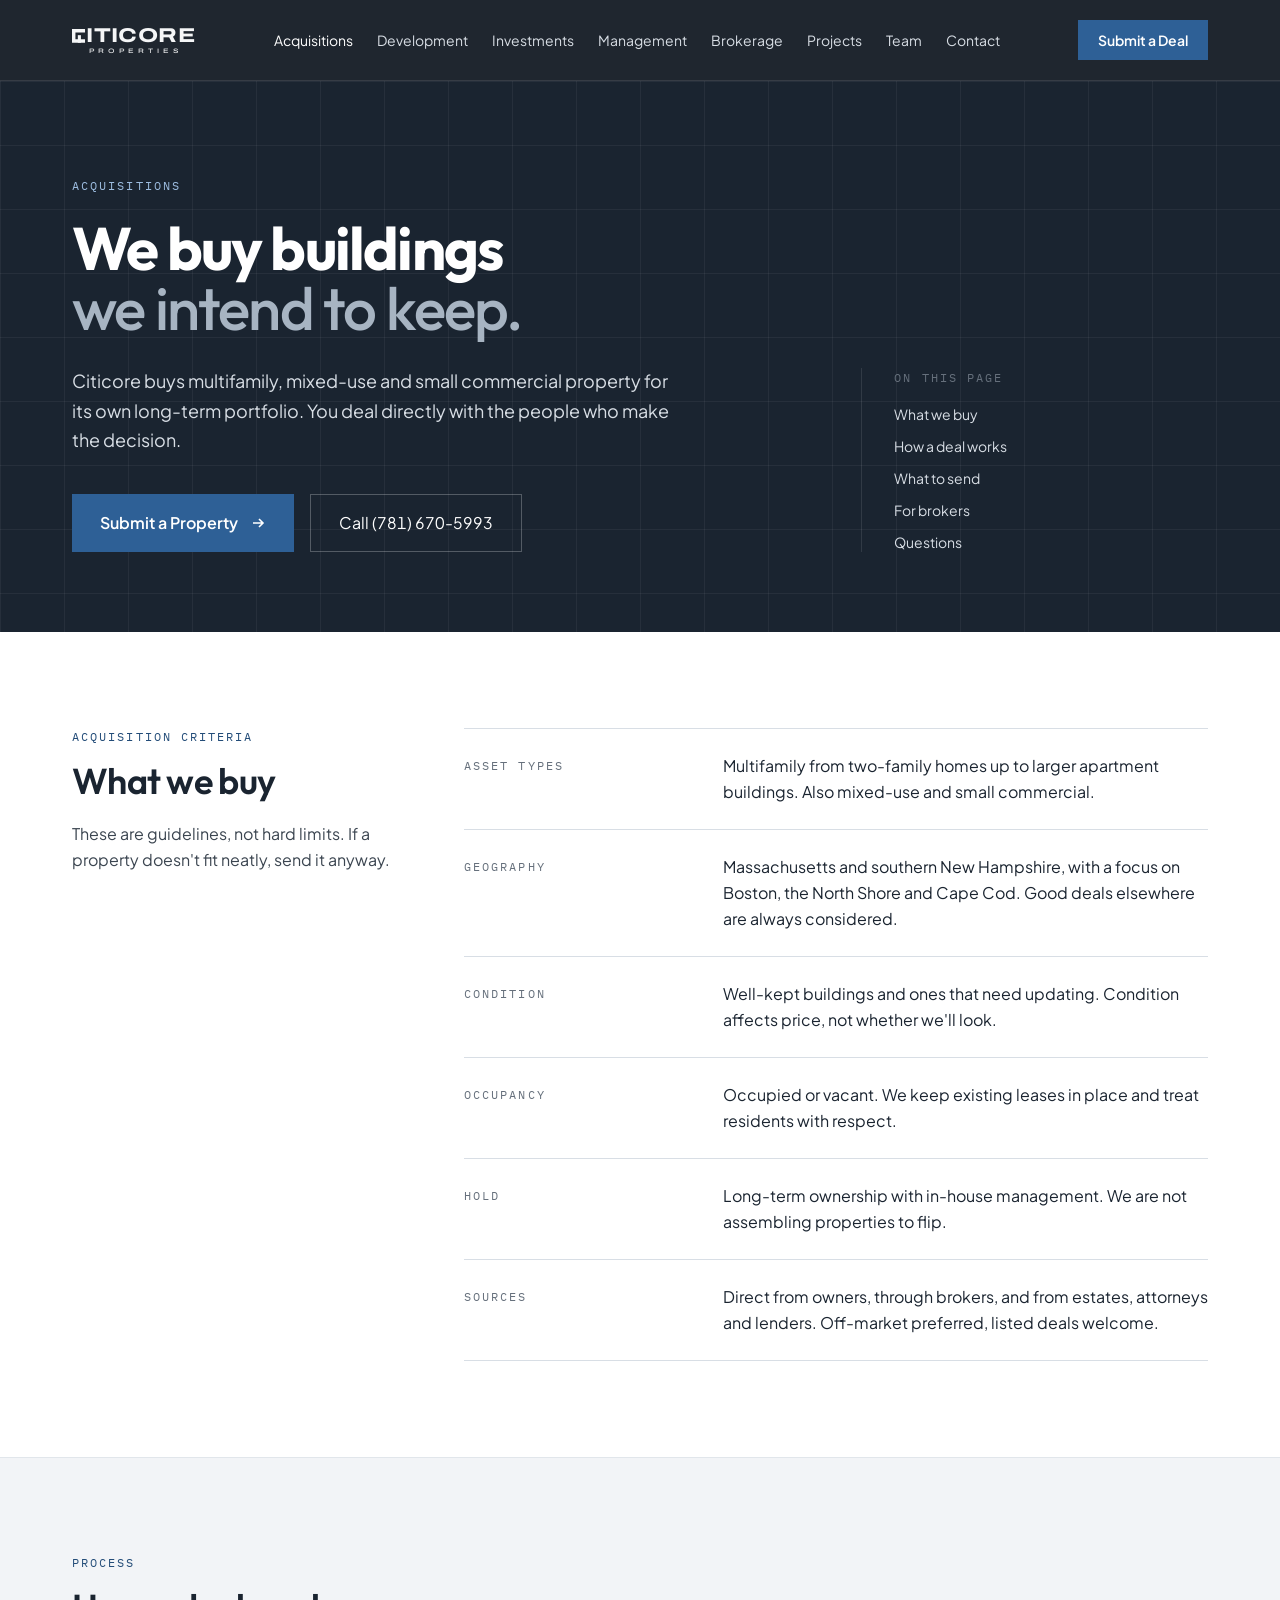
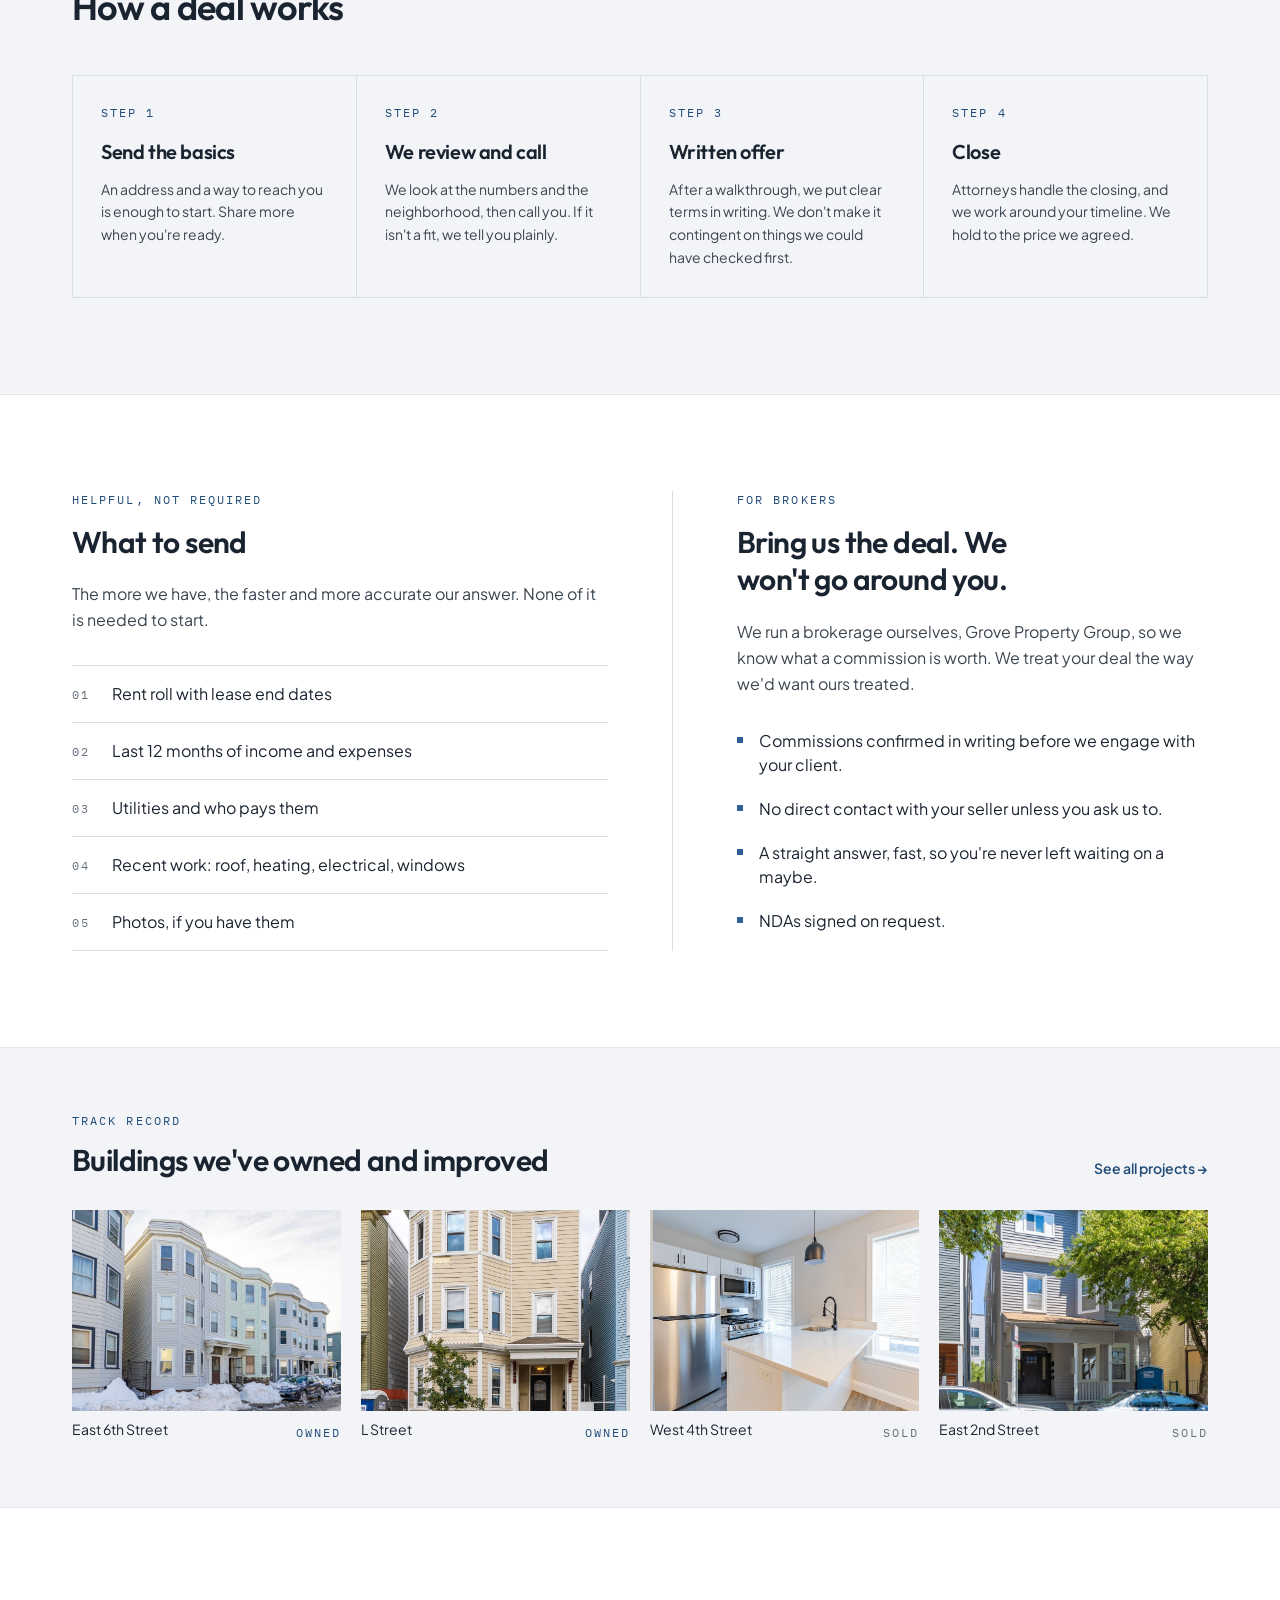
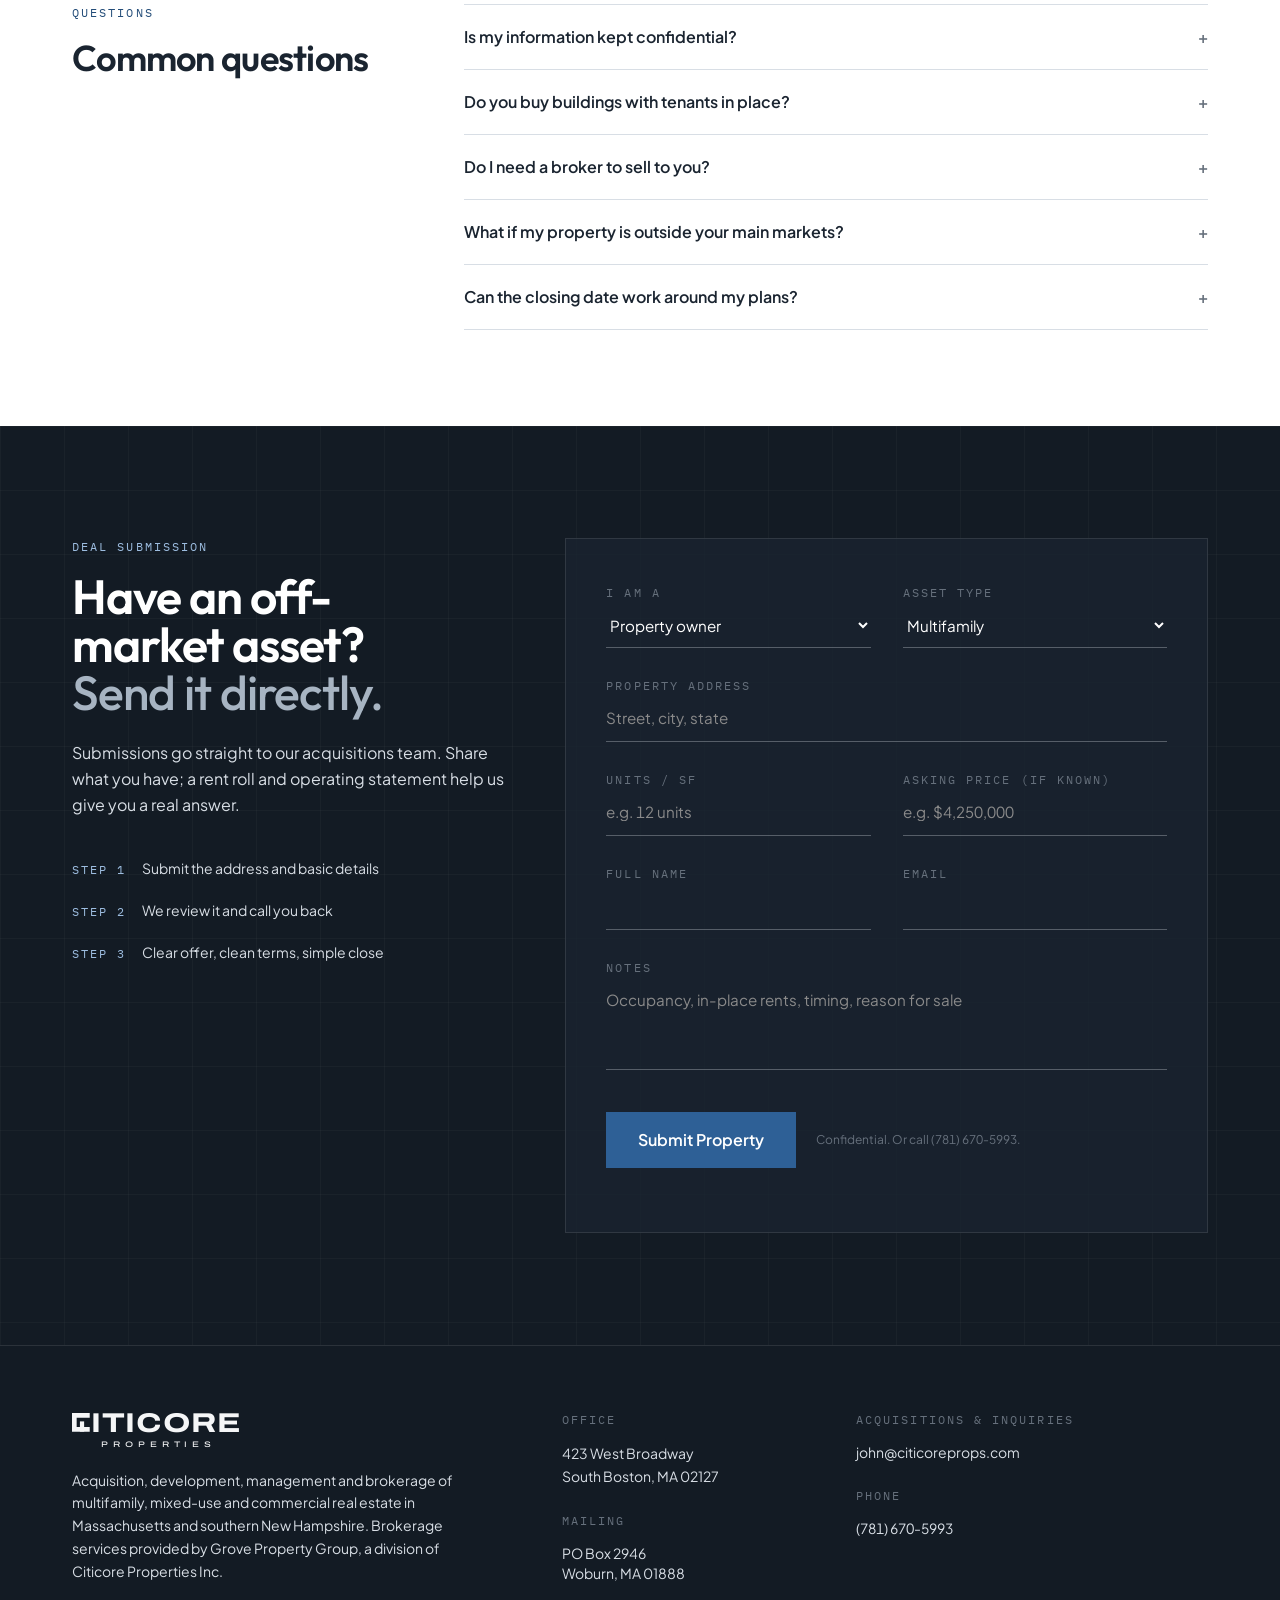
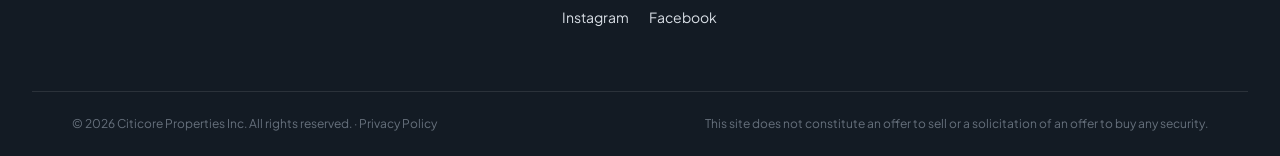
<file: acquisitions.html>
<!doctype html>
<html lang="en">
<head>
<meta charset="utf-8">
<meta name="viewport" content="width=device-width, initial-scale=1, viewport-fit=cover">
<meta name="description" content="What Citicore Properties buys and how a deal works. Multifamily, mixed-use and small commercial across Massachusetts and southern New Hampshire. Submit a property confidentially.">
<link rel="icon" type="image/png" sizes="32x32" href="images/citicore-icon-32.png">
<link rel="apple-touch-icon" href="images/citicore-icon-180.png">
<meta property="og:title" content="Acquisitions | Citicore Properties">
<meta property="og:description" content="Acquisitions, management and brokerage across Massachusetts and southern New Hampshire.">
<meta property="og:image" content="https://citicoreprops.com/images/citicore-social-share.png">
<meta property="og:url" content="https://citicoreprops.com/acquisitions">
<meta name="twitter:card" content="summary_large_image">
<title>Acquisitions | Citicore Properties</title>
<link rel="preconnect" href="https://fonts.googleapis.com">
<link rel="preconnect" href="https://fonts.gstatic.com" crossorigin>
<link rel="stylesheet" href="https://fonts.googleapis.com/css2?family=Outfit:wght@500;600;700&family=Archivo:wdth,wght@100..125,400..800&family=Plus+Jakarta+Sans:wght@400;500;600;700&family=IBM+Plex+Mono:wght@400;500&display=swap">
<link rel="stylesheet" href="/styles.css">
<style>
  :root { color-scheme: light; }
  html { scroll-behavior: smooth; }
  body { background: #FFFFFF; color: #1A2430; font-family: "Plus Jakarta Sans", system-ui, -apple-system, "Segoe UI", sans-serif; font-size: 16px; -webkit-font-smoothing: antialiased; }
  h1, h2, h3 { text-wrap: balance; }
  .font-display { font-weight: 600; letter-spacing: -0.02em; }
  h1.font-display { font-weight: 700; letter-spacing: -0.03em; }
  .font-display em { font-style: normal; }
  .eyebrow { font-family: "IBM Plex Mono", ui-monospace, monospace; font-size: 0.72rem; letter-spacing: 0.18em; text-transform: uppercase; }
  .num { font-variant-numeric: tabular-nums lining-nums; }
  .wrap { max-width: 76rem; margin-inline: auto; padding-inline: 1.25rem; }
  @media (min-width: 768px) { .wrap { padding-inline: 2.5rem; } }
  .site-header { position: sticky; top: env(safe-area-inset-top, 0px); z-index: 40; }
  .grid-lines { background-image: linear-gradient(rgba(255,255,255,.05) 1px, transparent 1px), linear-gradient(90deg, rgba(255,255,255,.05) 1px, transparent 1px); background-size: 64px 64px; }
  .link-u { background: linear-gradient(currentColor, currentColor) 0 100% / 0 1px no-repeat; transition: background-size .3s ease; }
  .link-u:hover, .link-u:focus-visible { background-size: 100% 1px; }
  .pillar { transition: background-color .3s ease, border-color .3s ease; }
  .pillar:hover { background-color: #fff; border-color: #111111; }
  .pillar .arrow { transition: transform .3s ease; }
  .pillar:hover .arrow { transform: translateX(4px); }
  .asset-card .elev { transition: transform .6s cubic-bezier(.2,.7,.2,1); }
  .asset-card:hover .elev { transform: scale(1.03); }
  :focus-visible { outline: 2px solid #8A8A8A; outline-offset: 3px; }
  .field { width: 100%; background: transparent; border: 0; border-bottom: 1px solid rgba(201,206,214,.35); color: #FFFFFF; padding: .7rem 0; font-size: .95rem; border-radius: 0; }
  .field::placeholder { color: #8A8A8A; }
  .field:focus { outline: none; border-bottom-color: #FFFFFF; }
  select.field option { color: #111111; }
  .rise { animation: rise .9s cubic-bezier(.2,.7,.2,1) both; }
  .rise-2 { animation-delay: .12s; } .rise-3 { animation-delay: .24s; } .rise-4 { animation-delay: .36s; }
  @keyframes rise { from { transform: translateY(14px); } to { transform: none; } }
  @media (prefers-reduced-motion: reduce) { *, *::before, *::after { animation: none !important; transition: none !important; scroll-behavior: auto !important; } }
</style>
  <link rel="canonical" href="https://citicoreprops.com/acquisitions">
  <script async src="https://www.googletagmanager.com/gtag/js?id=G-29LX5G7CN2"></script>
  <script>window.dataLayer=window.dataLayer||[];function gtag(){dataLayer.push(arguments)}gtag('js',new Date());gtag('config','G-29LX5G7CN2');</script>
</head>
<body>
<!-- ============ HEADER ============ -->
<header class="site-header bg-navy-950/95 backdrop-blur border-b border-white/10">
  <div class="wrap flex items-center justify-between h-16 md:h-20">
    <a href="/" class="flex items-center shrink-0" aria-label="Citicore Properties home">
      <span class="logo2b" style="display:inline-block;line-height:1;color:#F5F6F7;text-align:center"><span style="display:block;font-family:Archivo,sans-serif;font-variation-settings:'wdth' 125;font-weight:750;font-size:1.25rem;letter-spacing:.02em;white-space:nowrap"><svg style="display:inline-block;height:.686em;width:auto;vertical-align:baseline;margin-right:.06em;overflow:visible" viewBox="0 0 38 40" aria-hidden="true"><path fill="currentColor" d="M0 0h38v10H10v20h28v10H0z"/><rect x="17" y="18" width="9" height="22" fill="currentColor"/></svg>ITICORE</span><span style="display:block;font-family:Archivo,sans-serif;font-variation-settings:'wdth' 125;font-weight:450;font-size:.4rem;letter-spacing:.62em;margin-top:.45em;padding-left:.62em">PROPERTIES</span></span>
    </a>
    <nav aria-label="Primary" class="hidden lg:flex items-center gap-6 text-sm text-stone-300">
      <a href="/acquisitions" class="text-stone-50" aria-current="page">Acquisitions</a>
      <a href="/development" class="link-u hover:text-stone-50">Development</a>
        <a href="/investments" class="link-u hover:text-stone-50">Investments</a>
      <a href="/management" class="link-u hover:text-stone-50">Management</a>
      <a href="/brokerage" class="link-u hover:text-stone-50">Brokerage</a>
      <a href="/#portfolio" class="link-u hover:text-stone-50">Projects</a>
      <a href="/#team" class="link-u hover:text-stone-50">Team</a>
      <a href="#contact" class="link-u hover:text-stone-50">Contact</a>
    </nav>
    <a href="#submit" class="hidden sm:inline-flex items-center gap-2 bg-green-600 hover:bg-green-700 text-white text-sm font-semibold px-5 py-2.5 transition-colors">Submit a Deal</a>
    <button id="menuBtn" class="lg:hidden text-stone-50 p-2 -mr-2" aria-expanded="false" aria-controls="mobileNav" aria-label="Open menu">
      <svg width="24" height="24" viewBox="0 0 24 24" fill="none" stroke="currentColor" stroke-width="1.5" aria-hidden="true"><path d="M3 7h18M3 12h18M3 17h18"/></svg>
    </button>
  </div>
  <nav id="mobileNav" aria-label="Mobile" class="lg:hidden border-t border-white/10 bg-navy-950" hidden>
    <div class="wrap py-4 flex flex-col text-stone-100">
      <a href="/acquisitions" class="py-3 border-b border-white/5">Acquisitions</a>
      <a href="/development" class="py-3 border-b border-white/5">Development</a>
        <a href="/investments" class="py-3 border-b border-white/5">Investments</a>
      <a href="/management" class="py-3 border-b border-white/5">Management</a>
      <a href="/brokerage" class="py-3 border-b border-white/5">Brokerage</a>
      <a href="/#portfolio" class="py-3 border-b border-white/5">Projects</a>
      <a href="/#team" class="py-3 border-b border-white/5">Team</a>
      <a href="#contact" class="py-3 border-b border-white/5">Contact</a>
      <a href="#submit" class="mt-4 bg-green-600 text-white font-semibold text-center py-3">Submit a Deal</a>
    </div>
  </nav>
</header>

<main id="top">

<!-- ============ HERO ============ -->
<section class="relative bg-navy-900 text-stone-50 overflow-hidden">
  <div class="absolute inset-0 grid-lines" aria-hidden="true"></div>
  <div class="wrap relative pt-16 pb-16 md:pt-24 md:pb-20 grid lg:grid-cols-12 gap-12 items-end">
    <div class="lg:col-span-8">
      <p class="eyebrow text-green-300 rise">Acquisitions</p>
      <h1 class="font-display text-[2.5rem] leading-[1.05] sm:text-6xl mt-6 rise rise-2">We buy buildings<br><em class="text-brass-300 font-medium">we intend to keep.</em></h1>
      <p class="mt-7 text-lg text-stone-300 max-w-[38rem] leading-relaxed rise rise-3">Citicore buys multifamily, mixed-use and small commercial property for its own long-term portfolio. You deal directly with the people who make the decision.</p>
      <div class="mt-10 flex flex-wrap gap-4 rise rise-4">
        <a href="#submit" class="inline-flex items-center gap-3 bg-green-600 hover:bg-green-700 text-white font-semibold px-7 py-4 transition-colors">Submit a Property
          <svg width="16" height="16" viewBox="0 0 16 16" fill="none" stroke="currentColor" stroke-width="1.6" aria-hidden="true"><path d="M3 8h10M9 4l4 4-4 4"/></svg></a>
        <a href="tel:+17816705993" class="inline-flex items-center gap-3 border border-white/25 hover:border-green-300 text-stone-50 px-7 py-4 transition-colors num">Call (781) 670-5993</a>
      </div>
    </div>
    <nav aria-label="On this page" class="lg:col-span-4 hidden lg:block border-l border-white/10 pl-8 text-sm rise rise-3">
      <p class="eyebrow text-[0.62rem] text-stone-500">On this page</p>
      <ul class="mt-4 space-y-3 text-stone-300">
        <li><a class="link-u hover:text-stone-50" href="#criteria">What we buy</a></li>
        <li><a class="link-u hover:text-stone-50" href="#process">How a deal works</a></li>
        <li><a class="link-u hover:text-stone-50" href="#send">What to send</a></li>
        <li><a class="link-u hover:text-stone-50" href="#brokers">For brokers</a></li>
        <li><a class="link-u hover:text-stone-50" href="#faq">Questions</a></li>
      </ul>
    </nav>
  </div>
</section>

<!-- ============ CRITERIA ============ -->
<section id="criteria" class="bg-stone-50">
  <div class="wrap py-20 md:py-24 grid lg:grid-cols-12 gap-10">
    <div class="lg:col-span-4">
      <p class="eyebrow text-green-700">Acquisition Criteria</p>
      <h2 class="font-display text-3xl md:text-4xl mt-4 leading-tight">What we buy</h2>
      <p class="mt-5 text-stone-700 leading-relaxed max-w-[26rem]">These are guidelines, not hard limits. If a property doesn't fit neatly, send it anyway.</p>
    </div>
    <dl class="lg:col-span-8 border-t border-stone-300">
      <div class="grid sm:grid-cols-3 gap-2 sm:gap-8 py-6 border-b border-stone-300">
        <dt class="eyebrow text-[0.62rem] text-stone-500 pt-1">Asset types</dt>
        <dd class="sm:col-span-2 text-navy-900 leading-relaxed">Multifamily from two-family homes up to larger apartment buildings. Also mixed-use and small commercial.</dd>
      </div>
      <div class="grid sm:grid-cols-3 gap-2 sm:gap-8 py-6 border-b border-stone-300">
        <dt class="eyebrow text-[0.62rem] text-stone-500 pt-1">Geography</dt>
        <dd class="sm:col-span-2 text-navy-900 leading-relaxed">Massachusetts and southern New Hampshire, with a focus on Boston, the North Shore and Cape Cod. Good deals elsewhere are always considered.</dd>
      </div>
      <div class="grid sm:grid-cols-3 gap-2 sm:gap-8 py-6 border-b border-stone-300">
        <dt class="eyebrow text-[0.62rem] text-stone-500 pt-1">Condition</dt>
        <dd class="sm:col-span-2 text-navy-900 leading-relaxed">Well-kept buildings and ones that need updating. Condition affects price, not whether we'll look.</dd>
      </div>
      <div class="grid sm:grid-cols-3 gap-2 sm:gap-8 py-6 border-b border-stone-300">
        <dt class="eyebrow text-[0.62rem] text-stone-500 pt-1">Occupancy</dt>
        <dd class="sm:col-span-2 text-navy-900 leading-relaxed">Occupied or vacant. We keep existing leases in place and treat residents with respect.</dd>
      </div>
      <div class="grid sm:grid-cols-3 gap-2 sm:gap-8 py-6 border-b border-stone-300">
        <dt class="eyebrow text-[0.62rem] text-stone-500 pt-1">Hold</dt>
        <dd class="sm:col-span-2 text-navy-900 leading-relaxed">Long-term ownership with in-house management. We are not assembling properties to flip.</dd>
      </div>
      <div class="grid sm:grid-cols-3 gap-2 sm:gap-8 py-6 border-b border-stone-300">
        <dt class="eyebrow text-[0.62rem] text-stone-500 pt-1">Sources</dt>
        <dd class="sm:col-span-2 text-navy-900 leading-relaxed">Direct from owners, through brokers, and from estates, attorneys and lenders. Off-market preferred, listed deals welcome.</dd>
      </div>
    </dl>
  </div>
</section>

<!-- ============ PROCESS ============ -->
<section id="process" class="bg-stone-100 border-y border-stone-300/60">
  <div class="wrap py-20 md:py-24">
    <p class="eyebrow text-green-700">Process</p>
    <h2 class="font-display text-3xl md:text-4xl mt-4 max-w-[36rem] leading-tight">How a deal works</h2>
    <ol class="mt-12 grid sm:grid-cols-2 lg:grid-cols-4 border-t border-l border-stone-300">
      <li class="border-r border-b border-stone-300 p-7 bg-stone-100">
        <p class="eyebrow text-green-700 text-[0.62rem]">Step 1</p>
        <h3 class="font-display text-xl mt-4">Send the basics</h3>
        <p class="mt-3 text-sm text-stone-700 leading-relaxed">An address and a way to reach you is enough to start. Share more when you're ready.</p>
      </li>
      <li class="border-r border-b border-stone-300 p-7 bg-stone-100">
        <p class="eyebrow text-green-700 text-[0.62rem]">Step 2</p>
        <h3 class="font-display text-xl mt-4">We review and call</h3>
        <p class="mt-3 text-sm text-stone-700 leading-relaxed">We look at the numbers and the neighborhood, then call you. If it isn't a fit, we tell you plainly.</p>
      </li>
      <li class="border-r border-b border-stone-300 p-7 bg-stone-100">
        <p class="eyebrow text-green-700 text-[0.62rem]">Step 3</p>
        <h3 class="font-display text-xl mt-4">Written offer</h3>
        <p class="mt-3 text-sm text-stone-700 leading-relaxed">After a walkthrough, we put clear terms in writing. We don't make it contingent on things we could have checked first.</p>
      </li>
      <li class="border-r border-b border-stone-300 p-7 bg-stone-100">
        <p class="eyebrow text-green-700 text-[0.62rem]">Step 4</p>
        <h3 class="font-display text-xl mt-4">Close</h3>
        <p class="mt-3 text-sm text-stone-700 leading-relaxed">Attorneys handle the closing, and we work around your timeline. We hold to the price we agreed.</p>
      </li>
    </ol>
  </div>
</section>

<!-- ============ WHAT TO SEND + BROKERS ============ -->
<section class="bg-stone-50">
  <div class="wrap py-20 md:py-24 grid lg:grid-cols-2 gap-16">
    <div id="send">
      <p class="eyebrow text-green-700">Helpful, not required</p>
      <h2 class="font-display text-3xl mt-4 leading-tight">What to send</h2>
      <p class="mt-5 text-stone-700 leading-relaxed">The more we have, the faster and more accurate our answer. None of it is needed to start.</p>
      <ul class="mt-8 border-t border-stone-300 text-navy-900">
        <li class="py-4 border-b border-stone-300 flex gap-4"><span class="eyebrow text-[0.62rem] text-stone-500 pt-1 w-6">01</span>Rent roll with lease end dates</li>
        <li class="py-4 border-b border-stone-300 flex gap-4"><span class="eyebrow text-[0.62rem] text-stone-500 pt-1 w-6">02</span>Last 12 months of income and expenses</li>
        <li class="py-4 border-b border-stone-300 flex gap-4"><span class="eyebrow text-[0.62rem] text-stone-500 pt-1 w-6">03</span>Utilities and who pays them</li>
        <li class="py-4 border-b border-stone-300 flex gap-4"><span class="eyebrow text-[0.62rem] text-stone-500 pt-1 w-6">04</span>Recent work: roof, heating, electrical, windows</li>
        <li class="py-4 border-b border-stone-300 flex gap-4"><span class="eyebrow text-[0.62rem] text-stone-500 pt-1 w-6">05</span>Photos, if you have them</li>
      </ul>
    </div>
    <div id="brokers" class="lg:border-l lg:border-stone-300 lg:pl-16">
      <p class="eyebrow text-green-700">For Brokers</p>
      <h2 class="font-display text-3xl mt-4 leading-tight">Bring us the deal. We won't go around you.</h2>
      <p class="mt-5 text-stone-700 leading-relaxed">We run a brokerage ourselves, Grove Property Group, so we know what a commission is worth. We treat your deal the way we'd want ours treated.</p>
      <ul class="mt-8 space-y-5 text-navy-900">
        <li class="flex gap-4"><span class="mt-2 h-1.5 w-1.5 bg-green-600 shrink-0"></span><span>Commissions confirmed in writing before we engage with your client.</span></li>
        <li class="flex gap-4"><span class="mt-2 h-1.5 w-1.5 bg-green-600 shrink-0"></span><span>No direct contact with your seller unless you ask us to.</span></li>
        <li class="flex gap-4"><span class="mt-2 h-1.5 w-1.5 bg-green-600 shrink-0"></span><span>A straight answer, fast, so you're never left waiting on a maybe.</span></li>
        <li class="flex gap-4"><span class="mt-2 h-1.5 w-1.5 bg-green-600 shrink-0"></span><span>NDAs signed on request.</span></li>
      </ul>
    </div>
  </div>
</section>

<!-- ============ PROJECTS STRIP ============ -->
<section class="bg-stone-100 border-y border-stone-300/60">
  <div class="wrap py-16">
    <div class="flex flex-wrap items-end justify-between gap-4">
      <div>
        <p class="eyebrow text-green-700">Track Record</p>
        <h2 class="font-display text-2xl md:text-3xl mt-3">Buildings we've owned and improved</h2>
      </div>
      <a href="/#portfolio" class="text-sm font-semibold text-green-700 link-u">See all projects →</a>
    </div>
    <div class="mt-8 grid grid-cols-2 lg:grid-cols-4 gap-5">
      <figure><img src="images/633-e6.jpg" alt="East 6th Street, South Boston" loading="lazy" class="block w-full aspect-[4/3] object-cover"><figcaption class="mt-2 flex justify-between text-sm"><span>East 6th Street</span><span class="eyebrow text-[0.6rem] text-green-700 pt-1">Owned</span></figcaption></figure>
      <figure><img src="images/206-l.jpg" alt="L Street, South Boston" loading="lazy" class="block w-full aspect-[4/3] object-cover"><figcaption class="mt-2 flex justify-between text-sm"><span>L Street</span><span class="eyebrow text-[0.6rem] text-green-700 pt-1">Owned</span></figcaption></figure>
      <figure><img src="images/397-after.jpg" alt="West 4th Street, South Boston" loading="lazy" class="block w-full aspect-[4/3] object-cover"><figcaption class="mt-2 flex justify-between text-sm"><span>West 4th Street</span><span class="eyebrow text-[0.6rem] text-stone-500 pt-1">Sold</span></figcaption></figure>
      <figure><img src="images/726-e2.jpg" alt="East 2nd Street, South Boston" loading="lazy" class="block w-full aspect-[4/3] object-cover"><figcaption class="mt-2 flex justify-between text-sm"><span>East 2nd Street</span><span class="eyebrow text-[0.6rem] text-stone-500 pt-1">Sold</span></figcaption></figure>
    </div>
  </div>
</section>

<!-- ============ FAQ ============ -->
<section id="faq" class="bg-stone-50">
  <div class="wrap py-20 md:py-24 grid lg:grid-cols-12 gap-10">
    <div class="lg:col-span-4">
      <p class="eyebrow text-green-700">Questions</p>
      <h2 class="font-display text-3xl md:text-4xl mt-4 leading-tight">Common questions</h2>
    </div>
    <div class="lg:col-span-8 border-t border-stone-300">
      <details class="group border-b border-stone-300 py-5"><summary class="flex justify-between gap-6 cursor-pointer list-none font-semibold text-navy-900">Is my information kept confidential?<span class="text-stone-500 group-open:rotate-45 transition-transform">+</span></summary><p class="mt-3 text-stone-700 leading-relaxed">Yes. Submissions go only to our acquisitions team. We don't share them and we don't contact tenants without your approval.</p></details>
      <details class="group border-b border-stone-300 py-5"><summary class="flex justify-between gap-6 cursor-pointer list-none font-semibold text-navy-900">Do you buy buildings with tenants in place?<span class="text-stone-500 group-open:rotate-45 transition-transform">+</span></summary><p class="mt-3 text-stone-700 leading-relaxed">Yes. Most of what we buy is occupied. Existing leases carry over and our in-house team takes over management at closing.</p></details>
      <details class="group border-b border-stone-300 py-5"><summary class="flex justify-between gap-6 cursor-pointer list-none font-semibold text-navy-900">Do I need a broker to sell to you?<span class="text-stone-500 group-open:rotate-45 transition-transform">+</span></summary><p class="mt-3 text-stone-700 leading-relaxed">No. Many owners come to us directly. If you already have a broker, we're glad to work through them.</p></details>
      <details class="group border-b border-stone-300 py-5"><summary class="flex justify-between gap-6 cursor-pointer list-none font-semibold text-navy-900">What if my property is outside your main markets?<span class="text-stone-500 group-open:rotate-45 transition-transform">+</span></summary><p class="mt-3 text-stone-700 leading-relaxed">Send it. Boston, the North Shore and Cape Cod are where we're most active, but we look at good buildings wherever they are.</p></details>
      <details class="group border-b border-stone-300 py-5"><summary class="flex justify-between gap-6 cursor-pointer list-none font-semibold text-navy-900">Can the closing date work around my plans?<span class="text-stone-500 group-open:rotate-45 transition-transform">+</span></summary><p class="mt-3 text-stone-700 leading-relaxed">Usually, yes. Tell us what you need, whether that's a quick close or more time, and we'll build the offer around it.</p></details>
    </div>
  </div>
</section>

<!-- ============ DEAL SUBMISSION CTA ============ -->
<section id="submit" class="bg-navy-950 text-stone-50 relative overflow-hidden">
  <div class="absolute inset-0 grid-lines opacity-60" aria-hidden="true"></div>
  <div class="wrap relative py-20 md:py-28 grid lg:grid-cols-12 gap-12">
    <div class="lg:col-span-5">
      <p class="eyebrow text-green-300">Deal Submission</p>
      <h2 class="font-display text-4xl md:text-5xl mt-4 leading-[1.1]">Have an off-market asset? <em class="text-brass-300 font-medium">Send it directly.</em></h2>
      <p class="mt-6 text-stone-300 leading-relaxed">Submissions go straight to our acquisitions team. Share what you have; a rent roll and operating statement help us give you a real answer.</p>
      <ol class="mt-10 space-y-5 text-sm">
        <li class="flex gap-4"><span class="eyebrow text-green-300 pt-0.5">Step 1</span><span class="text-stone-300">Submit the address and basic details</span></li>
        <li class="flex gap-4"><span class="eyebrow text-green-300 pt-0.5">Step 2</span><span class="text-stone-300">We review it and call you back</span></li>
        <li class="flex gap-4"><span class="eyebrow text-green-300 pt-0.5">Step 3</span><span class="text-stone-300">Clear offer, clean terms, simple close</span></li>
      </ol>
    </div>
    <form id="dealForm" class="lg:col-span-7 border border-white/10 bg-navy-900/80 p-6 md:p-10" novalidate data-endpoint="https://formsubmit.co/ajax/john@citicoreprops.com">
      <input type="hidden" name="_subject" value="New deal submission (Acquisitions page) — citicoreprops.com">
      <input type="hidden" name="_template" value="table">
      <input type="text" name="_honey" tabindex="-1" autocomplete="off" aria-hidden="true" style="position:absolute;left:-9999px">
      <div class="grid sm:grid-cols-2 gap-x-8 gap-y-6">
        <div>
          <label for="f-role" class="eyebrow text-[0.62rem] text-stone-500">I am a</label>
          <select id="f-role" name="role" class="field" required>
            <option value="Owner">Property owner</option>
            <option value="Broker">Broker</option>
            <option value="Lender">Lender</option>
            <option value="Other">Other</option>
          </select>
        </div>
        <div>
          <label for="f-type" class="eyebrow text-[0.62rem] text-stone-500">Asset type</label>
          <select id="f-type" name="assetType" class="field">
            <option>Multifamily</option>
            <option>Mixed-use</option>
            <option>Retail / Small-bay commercial</option>
            <option>Office</option>
            <option>Industrial / Flex</option>
            <option>Other</option>
          </select>
        </div>
        <div class="sm:col-span-2">
          <label for="f-address" class="eyebrow text-[0.62rem] text-stone-500">Property address</label>
          <input id="f-address" name="address" class="field" placeholder="Street, city, state" required autocomplete="off">
        </div>
        <div>
          <label for="f-units" class="eyebrow text-[0.62rem] text-stone-500">Units / SF</label>
          <input id="f-units" name="size" class="field num" placeholder="e.g. 12 units">
        </div>
        <div>
          <label for="f-price" class="eyebrow text-[0.62rem] text-stone-500">Asking price (if known)</label>
          <input id="f-price" name="price" class="field num" placeholder="e.g. $4,250,000">
        </div>
        <div>
          <label for="f-name" class="eyebrow text-[0.62rem] text-stone-500">Full name</label>
          <input id="f-name" name="name" class="field" required autocomplete="name">
        </div>
        <div>
          <label for="f-email" class="eyebrow text-[0.62rem] text-stone-500">Email</label>
          <input id="f-email" name="email" type="email" class="field" required autocomplete="email">
        </div>
        <div class="sm:col-span-2">
          <label for="f-notes" class="eyebrow text-[0.62rem] text-stone-500">Notes</label>
          <textarea id="f-notes" name="notes" rows="3" class="field resize-none" placeholder="Occupancy, in-place rents, timing, reason for sale"></textarea>
        </div>
      </div>
      <div class="mt-9 flex flex-wrap items-center gap-5">
        <button type="submit" class="bg-green-600 hover:bg-green-700 text-white font-semibold px-8 py-4 transition-colors">Submit Property</button>
        <p class="text-xs text-stone-500 max-w-[18rem]">Confidential. Or call <span class="select-all num">(781) 670-5993</span>.</p>
      </div>
      <p id="formMsg" class="mt-6 text-sm" role="status" aria-live="polite"></p>
    </form>
  </div>
</section>



</main>


<!-- ============ FOOTER ============ -->
<footer id="contact" class="bg-navy-950 text-stone-300 border-t border-white/10">
  <div class="wrap py-16 grid md:grid-cols-12 gap-10">
    <div class="md:col-span-5">
      <span class="logo2b" style="display:inline-block;line-height:1;color:#F5F6F7;text-align:center"><span style="display:block;font-family:Archivo,sans-serif;font-variation-settings:'wdth' 125;font-weight:750;font-size:1.7rem;letter-spacing:.02em;white-space:nowrap"><svg style="display:inline-block;height:.686em;width:auto;vertical-align:baseline;margin-right:.06em;overflow:visible" viewBox="0 0 38 40" aria-hidden="true"><path fill="currentColor" d="M0 0h38v10H10v20h28v10H0z"/><rect x="17" y="18" width="9" height="22" fill="currentColor"/></svg>ITICORE</span><span style="display:block;font-family:Archivo,sans-serif;font-variation-settings:'wdth' 125;font-weight:450;font-size:.5rem;letter-spacing:.62em;margin-top:.45em;padding-left:.62em">PROPERTIES</span></span>
      <p class="mt-4 text-sm leading-relaxed max-w-[26rem]">Acquisition, development, management and brokerage of multifamily, mixed-use and commercial real estate in Massachusetts and southern New Hampshire. Brokerage services provided by Grove Property Group, a division of Citicore Properties Inc.</p>
    </div>
    <div class="md:col-span-3 text-sm">
      <p class="eyebrow text-[0.62rem] text-stone-500">Office</p>
      <address class="not-italic mt-3 leading-relaxed">423 West Broadway<br>South Boston, MA 02127</address>
      <p class="eyebrow text-[0.62rem] text-stone-500 mt-6">Mailing</p>
      <p class="mt-3">PO Box 2946<br>Woburn, MA 01888</p>
      <p class="mt-6 flex gap-5"><a class="link-u" href="https://www.instagram.com/ccoreproperties/">Instagram</a><a class="link-u" href="https://www.facebook.com/profile.php?id=61565684049766">Facebook</a></p>
    </div>
    <div class="md:col-span-4 text-sm">
      <p class="eyebrow text-[0.62rem] text-stone-500">Acquisitions &amp; Inquiries</p>
      <p class="mt-3 select-all">john@citicoreprops.com</p>
      <p class="eyebrow text-[0.62rem] text-stone-500 mt-6">Phone</p>
      <p class="mt-3"><a href="tel:+17816705993" class="select-all num link-u">(781) 670-5993</a></p>
    </div>
  </div>
  <div class="wrap py-6 border-t border-white/10 flex flex-wrap justify-between gap-4 text-xs text-stone-500">
    <p>© <span id="yr">2026</span> Citicore Properties Inc. All rights reserved. &middot; <a href="/privacy" class="link-u">Privacy Policy</a></p>
    <p>This site does not constitute an offer to sell or a solicitation of an offer to buy any security.</p>
  </div>
</footer>

<script>
(function () {
  // Mobile menu
  var btn = document.getElementById('menuBtn'), nav = document.getElementById('mobileNav');
  btn.addEventListener('click', function () {
    var open = nav.hidden; nav.hidden = !open; btn.setAttribute('aria-expanded', String(open));
  });
  nav.querySelectorAll('a').forEach(function (a) { a.addEventListener('click', function () { nav.hidden = true; btn.setAttribute('aria-expanded', 'false'); }); });
  document.getElementById('yr').textContent = new Date().getFullYear();

  // Deal form — live build posts to FormSubmit (emails john@citicoreprops.com); preview build has no endpoint
  var form = document.getElementById('dealForm'), msg = document.getElementById('formMsg');
  form.addEventListener('submit', function (e) {
    e.preventDefault();
    var missing = ['f-address', 'f-name', 'f-email'].filter(function (id) { return !document.getElementById(id).value.trim(); });
    var email = document.getElementById('f-email').value;
    if (missing.length) { msg.className = 'mt-6 text-sm text-brass-300'; msg.textContent = 'Add the property address, your name and email to submit.'; document.getElementById(missing[0]).focus(); return; }
    if (!/^\S+@\S+\.\S+$/.test(email)) { msg.className = 'mt-6 text-sm text-brass-300'; msg.textContent = 'Enter a valid email address.'; document.getElementById('f-email').focus(); return; }
    var endpoint = form.getAttribute('data-endpoint'); if (endpoint === 'FORM' + '_ENDPOINT') endpoint = '';
    if (!endpoint) { msg.className = 'mt-6 text-sm text-stone-300'; msg.textContent = 'Preview mode: the form is not connected yet, so nothing was sent.'; return; }
    var btn = form.querySelector('button[type=submit]'); btn.disabled = true;
    var payload = {}; new FormData(form).forEach(function (v, k) { payload[k] = v; });
    fetch(endpoint, { method: 'POST', headers: { 'Content-Type': 'application/json', 'Accept': 'application/json' }, body: JSON.stringify(payload) })
      .then(function (r) { return r.json().then(function (d) { if (!r.ok || String(d.success) !== 'true') throw 0; }); })
      .then(function () { form.reset(); msg.className = 'mt-6 text-sm text-green-300'; msg.textContent = 'Received. Our acquisitions team will be in touch shortly.'; })
      .catch(function () { msg.className = 'mt-6 text-sm text-brass-300'; msg.textContent = 'That did not go through. Email john@citicoreprops.com or call (781) 670-5993.'; })
      .then(function () { btn.disabled = false; });
  });
})();
</script>

</body>
</html>
</file>
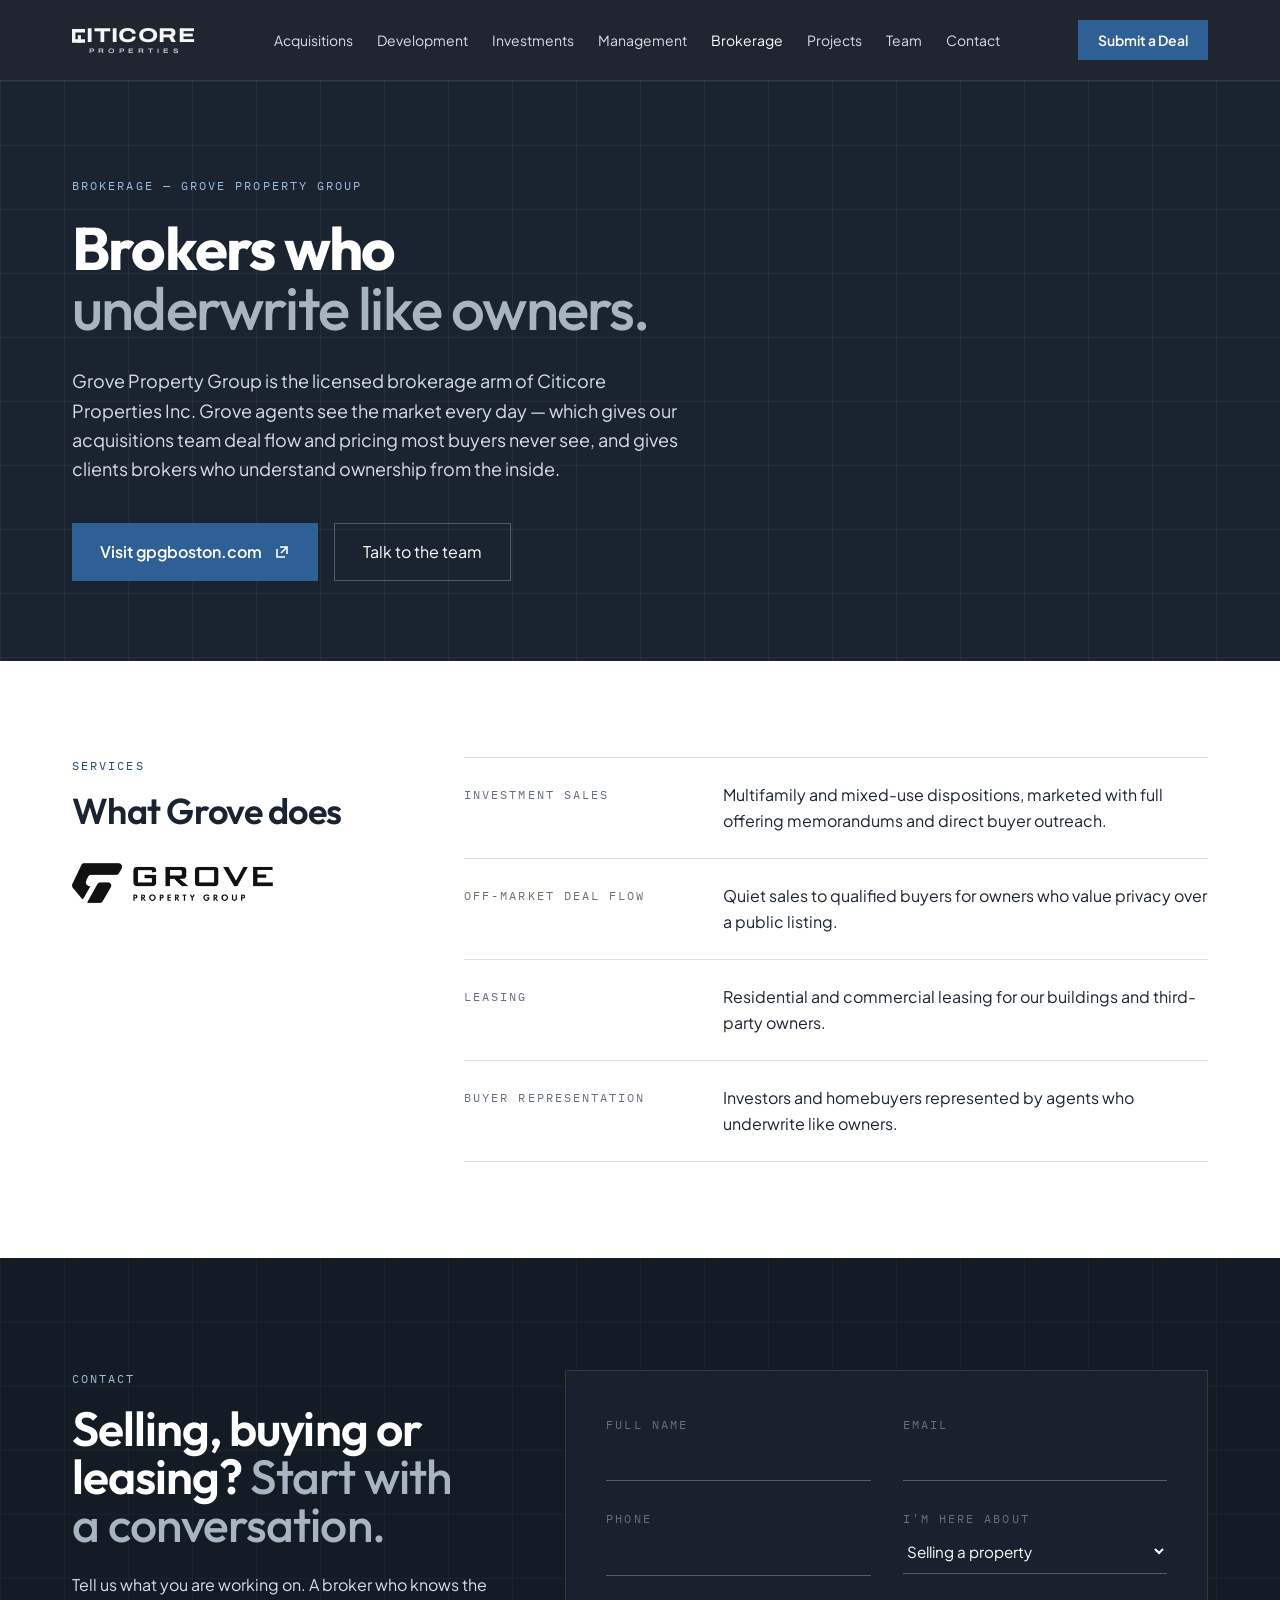
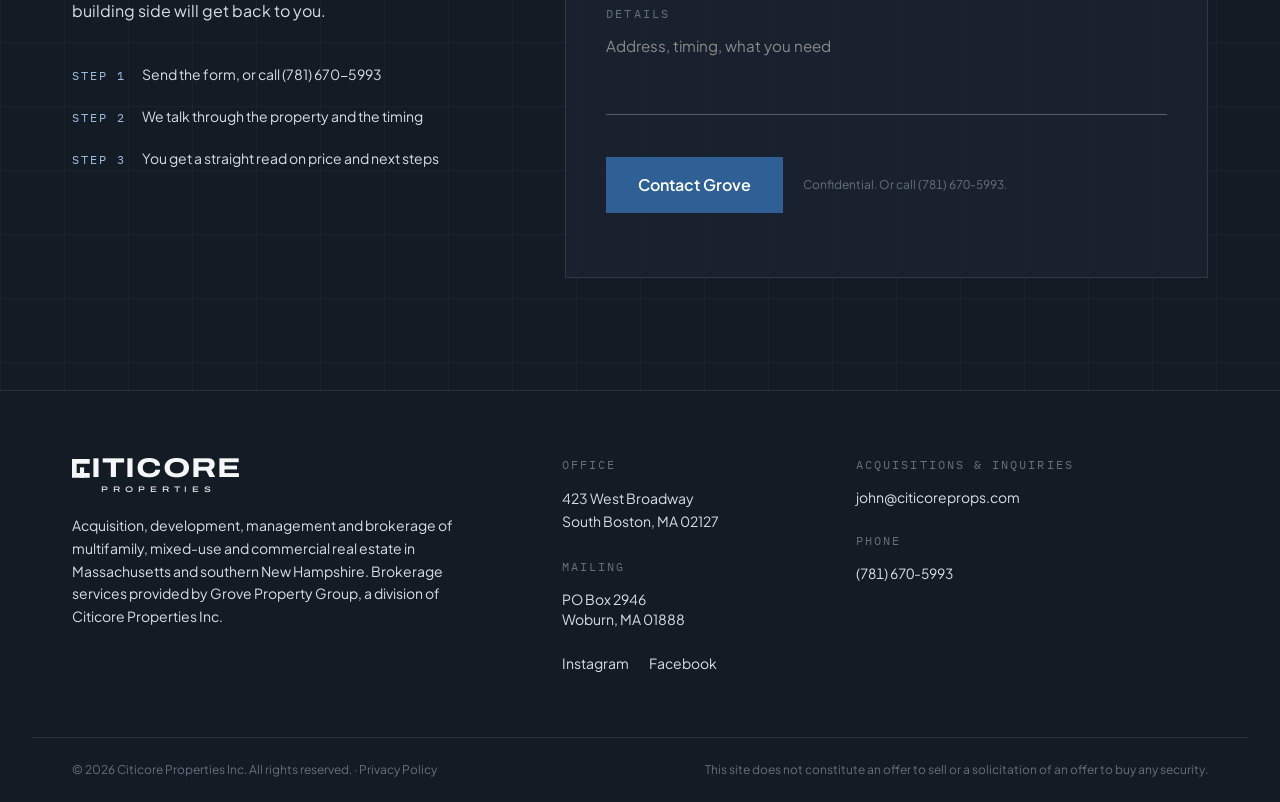
<file: brokerage.html>
<!doctype html>
<html lang="en">
<head>
<meta charset="utf-8">
<meta name="viewport" content="width=device-width, initial-scale=1, viewport-fit=cover">
<meta name="description" content="Grove Property Group is the licensed brokerage arm of Citicore Properties Inc.: investment sales, off-market deal flow, leasing and buyer representation across Greater Boston.">
<link rel="icon" type="image/png" sizes="32x32" href="images/citicore-icon-32.png">
<link rel="apple-touch-icon" href="images/citicore-icon-180.png">
<meta property="og:title" content="Brokerage | Citicore Properties">
<meta property="og:description" content="Acquisitions, management and brokerage across Massachusetts and southern New Hampshire.">
<meta property="og:image" content="https://citicoreprops.com/images/citicore-social-share.png">
<meta property="og:url" content="https://citicoreprops.com/brokerage">
<meta name="twitter:card" content="summary_large_image">
<title>Brokerage | Citicore Properties</title>
<link rel="preconnect" href="https://fonts.googleapis.com">
<link rel="preconnect" href="https://fonts.gstatic.com" crossorigin>
<link rel="stylesheet" href="https://fonts.googleapis.com/css2?family=Outfit:wght@500;600;700&family=Archivo:wdth,wght@100..125,400..800&family=Plus+Jakarta+Sans:wght@400;500;600;700&family=IBM+Plex+Mono:wght@400;500&display=swap">
<link rel="stylesheet" href="/styles.css">
<style>
  :root { color-scheme: light; }
  html { scroll-behavior: smooth; }
  body { background: #FFFFFF; color: #1A2430; font-family: "Plus Jakarta Sans", system-ui, -apple-system, "Segoe UI", sans-serif; font-size: 16px; -webkit-font-smoothing: antialiased; }
  h1, h2, h3 { text-wrap: balance; }
  .font-display { font-weight: 600; letter-spacing: -0.02em; }
  h1.font-display { font-weight: 700; letter-spacing: -0.03em; }
  .font-display em { font-style: normal; }
  .eyebrow { font-family: "IBM Plex Mono", ui-monospace, monospace; font-size: 0.72rem; letter-spacing: 0.18em; text-transform: uppercase; }
  .num { font-variant-numeric: tabular-nums lining-nums; }
  .wrap { max-width: 76rem; margin-inline: auto; padding-inline: 1.25rem; }
  @media (min-width: 768px) { .wrap { padding-inline: 2.5rem; } }
  .site-header { position: sticky; top: env(safe-area-inset-top, 0px); z-index: 40; }
  .grid-lines { background-image: linear-gradient(rgba(255,255,255,.05) 1px, transparent 1px), linear-gradient(90deg, rgba(255,255,255,.05) 1px, transparent 1px); background-size: 64px 64px; }
  .link-u { background: linear-gradient(currentColor, currentColor) 0 100% / 0 1px no-repeat; transition: background-size .3s ease; }
  .link-u:hover, .link-u:focus-visible { background-size: 100% 1px; }
  .pillar { transition: background-color .3s ease, border-color .3s ease; }
  .pillar:hover { background-color: #fff; border-color: #111111; }
  .pillar .arrow { transition: transform .3s ease; }
  .pillar:hover .arrow { transform: translateX(4px); }
  .asset-card .elev { transition: transform .6s cubic-bezier(.2,.7,.2,1); }
  .asset-card:hover .elev { transform: scale(1.03); }
  :focus-visible { outline: 2px solid #8A8A8A; outline-offset: 3px; }
  .field { width: 100%; background: transparent; border: 0; border-bottom: 1px solid rgba(201,206,214,.35); color: #FFFFFF; padding: .7rem 0; font-size: .95rem; border-radius: 0; }
  .field::placeholder { color: #8A8A8A; }
  .field:focus { outline: none; border-bottom-color: #FFFFFF; }
  select.field option { color: #111111; }
  .rise { animation: rise .9s cubic-bezier(.2,.7,.2,1) both; }
  .rise-2 { animation-delay: .12s; } .rise-3 { animation-delay: .24s; } .rise-4 { animation-delay: .36s; }
  @keyframes rise { from { transform: translateY(14px); } to { transform: none; } }
  @media (prefers-reduced-motion: reduce) { *, *::before, *::after { animation: none !important; transition: none !important; scroll-behavior: auto !important; } }
</style>
  <link rel="canonical" href="https://citicoreprops.com/brokerage">
  <script async src="https://www.googletagmanager.com/gtag/js?id=G-29LX5G7CN2"></script>
  <script>window.dataLayer=window.dataLayer||[];function gtag(){dataLayer.push(arguments)}gtag('js',new Date());gtag('config','G-29LX5G7CN2');</script>
</head>
<body>
<!-- ============ HEADER ============ -->
<header class="site-header bg-navy-950/95 backdrop-blur border-b border-white/10">
  <div class="wrap flex items-center justify-between h-16 md:h-20">
    <a href="/" class="flex items-center shrink-0" aria-label="Citicore Properties home">
      <span class="logo2b" style="display:inline-block;line-height:1;color:#F5F6F7;text-align:center"><span style="display:block;font-family:Archivo,sans-serif;font-variation-settings:'wdth' 125;font-weight:750;font-size:1.25rem;letter-spacing:.02em;white-space:nowrap"><svg style="display:inline-block;height:.686em;width:auto;vertical-align:baseline;margin-right:.06em;overflow:visible" viewBox="0 0 38 40" aria-hidden="true"><path fill="currentColor" d="M0 0h38v10H10v20h28v10H0z"/><rect x="17" y="18" width="9" height="22" fill="currentColor"/></svg>ITICORE</span><span style="display:block;font-family:Archivo,sans-serif;font-variation-settings:'wdth' 125;font-weight:450;font-size:.4rem;letter-spacing:.62em;margin-top:.45em;padding-left:.62em">PROPERTIES</span></span>
    </a>
    <nav aria-label="Primary" class="hidden lg:flex items-center gap-6 text-sm text-stone-300">
      <a href="/acquisitions" class="link-u hover:text-stone-50">Acquisitions</a>
      <a href="/development" class="link-u hover:text-stone-50">Development</a>
        <a href="/investments" class="link-u hover:text-stone-50">Investments</a>
      <a href="/management" class="link-u hover:text-stone-50">Management</a>
      <a href="/brokerage" class="text-stone-50" aria-current="page">Brokerage</a>
      <a href="/#portfolio" class="link-u hover:text-stone-50">Projects</a>
      <a href="/#team" class="link-u hover:text-stone-50">Team</a>
      <a href="#contact" class="link-u hover:text-stone-50">Contact</a>
    </nav>
    <a href="#submit" class="hidden sm:inline-flex items-center gap-2 bg-green-600 hover:bg-green-700 text-white text-sm font-semibold px-5 py-2.5 transition-colors">Submit a Deal</a>
    <button id="menuBtn" class="lg:hidden text-stone-50 p-2 -mr-2" aria-expanded="false" aria-controls="mobileNav" aria-label="Open menu">
      <svg width="24" height="24" viewBox="0 0 24 24" fill="none" stroke="currentColor" stroke-width="1.5" aria-hidden="true"><path d="M3 7h18M3 12h18M3 17h18"/></svg>
    </button>
  </div>
  <nav id="mobileNav" aria-label="Mobile" class="lg:hidden border-t border-white/10 bg-navy-950" hidden>
    <div class="wrap py-4 flex flex-col text-stone-100">
      <a href="/acquisitions" class="py-3 border-b border-white/5">Acquisitions</a>
      <a href="/development" class="py-3 border-b border-white/5">Development</a>
        <a href="/investments" class="py-3 border-b border-white/5">Investments</a>
      <a href="/management" class="py-3 border-b border-white/5">Management</a>
      <a href="/brokerage" class="py-3 border-b border-white/5">Brokerage</a>
      <a href="/#portfolio" class="py-3 border-b border-white/5">Projects</a>
      <a href="/#team" class="py-3 border-b border-white/5">Team</a>
      <a href="#contact" class="py-3 border-b border-white/5">Contact</a>
      <a href="#submit" class="mt-4 bg-green-600 text-white font-semibold text-center py-3">Submit a Deal</a>
    </div>
  </nav>
</header>

<main id="top">

<section class="relative bg-navy-900 text-stone-50 overflow-hidden">
  <div class="absolute inset-0 grid-lines" aria-hidden="true"></div>
  <div class="wrap relative pt-16 pb-16 md:pt-24 md:pb-20 grid lg:grid-cols-12 gap-12 items-end">
    <div class="lg:col-span-8">
      <p class="eyebrow text-green-300 rise">Brokerage &mdash; Grove Property Group</p>
      <h1 class="font-display text-[2.5rem] leading-[1.05] sm:text-6xl mt-6 rise rise-2">Brokers who<br><em class="text-brass-300 font-medium">underwrite like owners.</em></h1>
      <p class="mt-7 text-lg text-stone-300 max-w-[38rem] leading-relaxed rise rise-3">Grove Property Group is the licensed brokerage arm of Citicore Properties Inc. Grove agents see the market every day &mdash; which gives our acquisitions team deal flow and pricing most buyers never see, and gives clients brokers who understand ownership from the inside.</p>
      <div class="mt-10 flex flex-wrap gap-4 rise rise-4">
        <a href="https://gpgboston.com" target="_blank" rel="noopener" class="inline-flex items-center gap-3 bg-green-600 hover:bg-green-700 text-white font-semibold px-7 py-4 transition-colors">Visit gpgboston.com
          <svg width="16" height="16" viewBox="0 0 16 16" fill="none" stroke="currentColor" stroke-width="1.6" aria-hidden="true"><path d="M6 3h7v7M13 3L7 9M11 13H3V5"/></svg></a>
        <a href="#contact" class="inline-flex items-center gap-3 border border-white/25 hover:border-green-300 text-stone-50 px-7 py-4 transition-colors">Talk to the team</a>
      </div>
    </div>
  </div>
</section>

<section class="bg-stone-50">
  <div class="wrap py-20 md:py-24 grid lg:grid-cols-12 gap-10">
    <div class="lg:col-span-4">
      <p class="eyebrow text-green-700">Services</p>
      <h2 class="font-display text-3xl md:text-4xl mt-4 leading-tight">What Grove does</h2>
      <img src="images/grove-logo-dark.png" alt="Grove Property Group" class="mt-8 h-10 w-auto">
    </div>
    <dl class="lg:col-span-8 border-t border-stone-300">
      <div class="grid sm:grid-cols-3 gap-2 sm:gap-8 py-6 border-b border-stone-300">
        <dt class="eyebrow text-[0.62rem] text-stone-500 pt-1">Investment sales</dt>
        <dd class="sm:col-span-2 text-navy-900 leading-relaxed">Multifamily and mixed-use dispositions, marketed with full offering memorandums and direct buyer outreach.</dd>
      </div>
      <div class="grid sm:grid-cols-3 gap-2 sm:gap-8 py-6 border-b border-stone-300">
        <dt class="eyebrow text-[0.62rem] text-stone-500 pt-1">Off-market deal flow</dt>
        <dd class="sm:col-span-2 text-navy-900 leading-relaxed">Quiet sales to qualified buyers for owners who value privacy over a public listing.</dd>
      </div>
      <div class="grid sm:grid-cols-3 gap-2 sm:gap-8 py-6 border-b border-stone-300">
        <dt class="eyebrow text-[0.62rem] text-stone-500 pt-1">Leasing</dt>
        <dd class="sm:col-span-2 text-navy-900 leading-relaxed">Residential and commercial leasing for our buildings and third-party owners.</dd>
      </div>
      <div class="grid sm:grid-cols-3 gap-2 sm:gap-8 py-6 border-b border-stone-300">
        <dt class="eyebrow text-[0.62rem] text-stone-500 pt-1">Buyer representation</dt>
        <dd class="sm:col-span-2 text-navy-900 leading-relaxed">Investors and homebuyers represented by agents who underwrite like owners.</dd>
      </div>
    </dl>
  </div>
</section>

<!-- ============ CONTACT ============ -->
<section id="contact" class="bg-navy-950 text-stone-50 relative overflow-hidden">
  <div class="absolute inset-0 grid-lines opacity-60" aria-hidden="true"></div>
  <div class="wrap relative py-20 md:py-28 grid lg:grid-cols-12 gap-12">
    <div class="lg:col-span-5">
      <p class="eyebrow text-green-300">Contact</p>
      <h2 class="font-display text-4xl md:text-5xl mt-4 leading-[1.1]">Selling, buying or leasing? <em class="text-brass-300 font-medium">Start with a conversation.</em></h2>
      <p class="mt-6 text-stone-300 leading-relaxed">Tell us what you are working on. A broker who knows the building side will get back to you.</p>
      <ol class="mt-10 space-y-5 text-sm">
        <li class="flex gap-4"><span class="eyebrow text-green-300 pt-0.5">Step 1</span><span class="text-stone-300">Send the form, or call (781) 670-5993</span></li>
        <li class="flex gap-4"><span class="eyebrow text-green-300 pt-0.5">Step 2</span><span class="text-stone-300">We talk through the property and the timing</span></li>
        <li class="flex gap-4"><span class="eyebrow text-green-300 pt-0.5">Step 3</span><span class="text-stone-300">You get a straight read on price and next steps</span></li>
      </ol>
    </div>
    <form id="dealForm" class="lg:col-span-7 border border-white/10 bg-navy-900/80 p-6 md:p-10" novalidate data-endpoint="https://formsubmit.co/ajax/john@citicoreprops.com">
      <input type="hidden" name="_subject" value="New brokerage inquiry (Brokerage page) &#8212; citicoreprops.com">
      <input type="hidden" name="_template" value="table">
      <input type="text" name="_honey" tabindex="-1" autocomplete="off" aria-hidden="true" style="position:absolute;left:-9999px">
      <div class="grid sm:grid-cols-2 gap-x-8 gap-y-6">
        <div>
          <label for="f-name" class="eyebrow text-[0.62rem] text-stone-500">Full name</label>
          <input id="f-name" name="name" class="field" required autocomplete="name">
        </div>
        <div>
          <label for="f-email" class="eyebrow text-[0.62rem] text-stone-500">Email</label>
          <input id="f-email" name="email" type="email" class="field" required autocomplete="email">
        </div>
        <div>
          <label for="f-phone" class="eyebrow text-[0.62rem] text-stone-500">Phone</label>
          <input id="f-phone" name="phone" type="tel" class="field num" autocomplete="tel">
        </div>
        <div>
          <label for="f-interest" class="eyebrow text-[0.62rem] text-stone-500">I'm here about</label>
          <select id="f-interest" name="interest" class="field">
            <option>Selling a property</option>
            <option>Buying a property</option>
            <option>Leasing</option>
            <option>Something else</option>
          </select>
        </div>
        <div class="sm:col-span-2">
          <label for="f-notes" class="eyebrow text-[0.62rem] text-stone-500">Details</label>
          <textarea id="f-notes" name="notes" rows="3" class="field resize-none" placeholder="Address, timing, what you need"></textarea>
        </div>
      </div>
      <div class="mt-9 flex flex-wrap items-center gap-5">
        <button type="submit" class="bg-green-600 hover:bg-green-700 text-white font-semibold px-8 py-4 transition-colors">Contact Grove</button>
        <p class="text-xs text-stone-500 max-w-[18rem]">Confidential. Or call <a href="tel:+17816705993" class="select-all num link-u">(781) 670-5993</a>.</p>
      </div>

      <p id="formMsg" class="mt-6 text-sm" role="status" aria-live="polite"></p>
    </form>
  </div>
</section>

</main>

<!-- ============ FOOTER ============ -->
<footer id="contact" class="bg-navy-950 text-stone-300 border-t border-white/10">
  <div class="wrap py-16 grid md:grid-cols-12 gap-10">
    <div class="md:col-span-5">
      <span class="logo2b" style="display:inline-block;line-height:1;color:#F5F6F7;text-align:center"><span style="display:block;font-family:Archivo,sans-serif;font-variation-settings:'wdth' 125;font-weight:750;font-size:1.7rem;letter-spacing:.02em;white-space:nowrap"><svg style="display:inline-block;height:.686em;width:auto;vertical-align:baseline;margin-right:.06em;overflow:visible" viewBox="0 0 38 40" aria-hidden="true"><path fill="currentColor" d="M0 0h38v10H10v20h28v10H0z"/><rect x="17" y="18" width="9" height="22" fill="currentColor"/></svg>ITICORE</span><span style="display:block;font-family:Archivo,sans-serif;font-variation-settings:'wdth' 125;font-weight:450;font-size:.5rem;letter-spacing:.62em;margin-top:.45em;padding-left:.62em">PROPERTIES</span></span>
      <p class="mt-4 text-sm leading-relaxed max-w-[26rem]">Acquisition, development, management and brokerage of multifamily, mixed-use and commercial real estate in Massachusetts and southern New Hampshire. Brokerage services provided by Grove Property Group, a division of Citicore Properties Inc.</p>
    </div>
    <div class="md:col-span-3 text-sm">
      <p class="eyebrow text-[0.62rem] text-stone-500">Office</p>
      <address class="not-italic mt-3 leading-relaxed">423 West Broadway<br>South Boston, MA 02127</address>
      <p class="eyebrow text-[0.62rem] text-stone-500 mt-6">Mailing</p>
      <p class="mt-3">PO Box 2946<br>Woburn, MA 01888</p>
      <p class="mt-6 flex gap-5"><a class="link-u" href="https://www.instagram.com/ccoreproperties/">Instagram</a><a class="link-u" href="https://www.facebook.com/profile.php?id=61565684049766">Facebook</a></p>
    </div>
    <div class="md:col-span-4 text-sm">
      <p class="eyebrow text-[0.62rem] text-stone-500">Acquisitions &amp; Inquiries</p>
      <p class="mt-3 select-all">john@citicoreprops.com</p>
      <p class="eyebrow text-[0.62rem] text-stone-500 mt-6">Phone</p>
      <p class="mt-3"><a href="tel:+17816705993" class="select-all num link-u">(781) 670-5993</a></p>
    </div>
  </div>
  <div class="wrap py-6 border-t border-white/10 flex flex-wrap justify-between gap-4 text-xs text-stone-500">
    <p>© <span id="yr">2026</span> Citicore Properties Inc. All rights reserved. &middot; <a href="/privacy" class="link-u">Privacy Policy</a></p>
    <p>This site does not constitute an offer to sell or a solicitation of an offer to buy any security.</p>
  </div>
</footer>

<script>
(function () {
  // Mobile menu
  var btn = document.getElementById('menuBtn'), nav = document.getElementById('mobileNav');
  btn.addEventListener('click', function () {
    var open = nav.hidden; nav.hidden = !open; btn.setAttribute('aria-expanded', String(open));
  });
  nav.querySelectorAll('a').forEach(function (a) { a.addEventListener('click', function () { nav.hidden = true; btn.setAttribute('aria-expanded', 'false'); }); });
  document.getElementById('yr').textContent = new Date().getFullYear();

  // Deal form — live build posts to FormSubmit (emails john@citicoreprops.com); preview build has no endpoint
  var form = document.getElementById('dealForm'), msg = document.getElementById('formMsg');
  form.addEventListener('submit', function (e) {
    e.preventDefault();
    var missing = ['f-address', 'f-name', 'f-email'].filter(function (id) { return !document.getElementById(id).value.trim(); });
    var email = document.getElementById('f-email').value;
    if (missing.length) { msg.className = 'mt-6 text-sm text-brass-300'; msg.textContent = 'Add the property address, your name and email to submit.'; document.getElementById(missing[0]).focus(); return; }
    if (!/^\S+@\S+\.\S+$/.test(email)) { msg.className = 'mt-6 text-sm text-brass-300'; msg.textContent = 'Enter a valid email address.'; document.getElementById('f-email').focus(); return; }
    var endpoint = form.getAttribute('data-endpoint'); if (endpoint === 'FORM' + '_ENDPOINT') endpoint = '';
    if (!endpoint) { msg.className = 'mt-6 text-sm text-stone-300'; msg.textContent = 'Preview mode: the form is not connected yet, so nothing was sent.'; return; }
    var btn = form.querySelector('button[type=submit]'); btn.disabled = true;
    var payload = {}; new FormData(form).forEach(function (v, k) { payload[k] = v; });
    fetch(endpoint, { method: 'POST', headers: { 'Content-Type': 'application/json', 'Accept': 'application/json' }, body: JSON.stringify(payload) })
      .then(function (r) { return r.json().then(function (d) { if (!r.ok || String(d.success) !== 'true') throw 0; }); })
      .then(function () { form.reset(); msg.className = 'mt-6 text-sm text-green-300'; msg.textContent = 'Received. Our acquisitions team will be in touch shortly.'; })
      .catch(function () { msg.className = 'mt-6 text-sm text-brass-300'; msg.textContent = 'That did not go through. Email john@citicoreprops.com or call (781) 670-5993.'; })
      .then(function () { btn.disabled = false; });
  });
})();
</script>

</body>
</html>
</file>
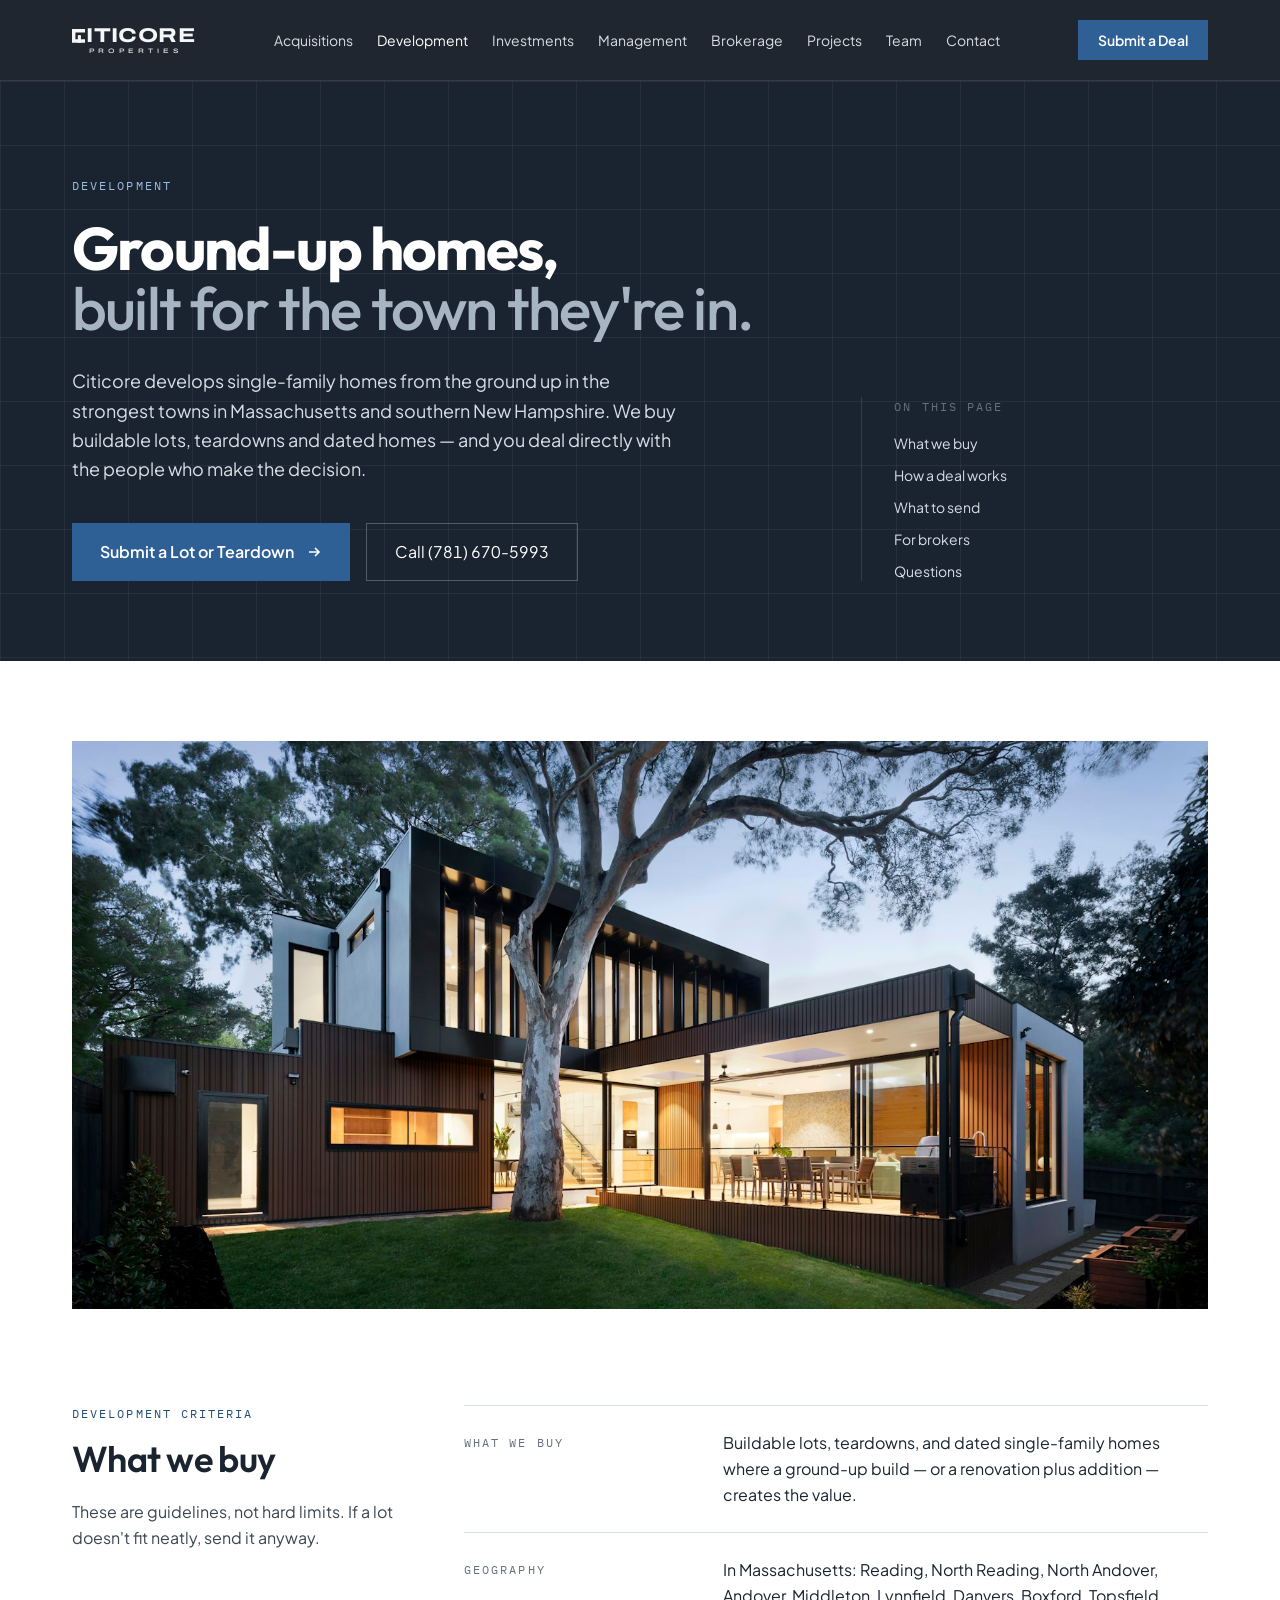
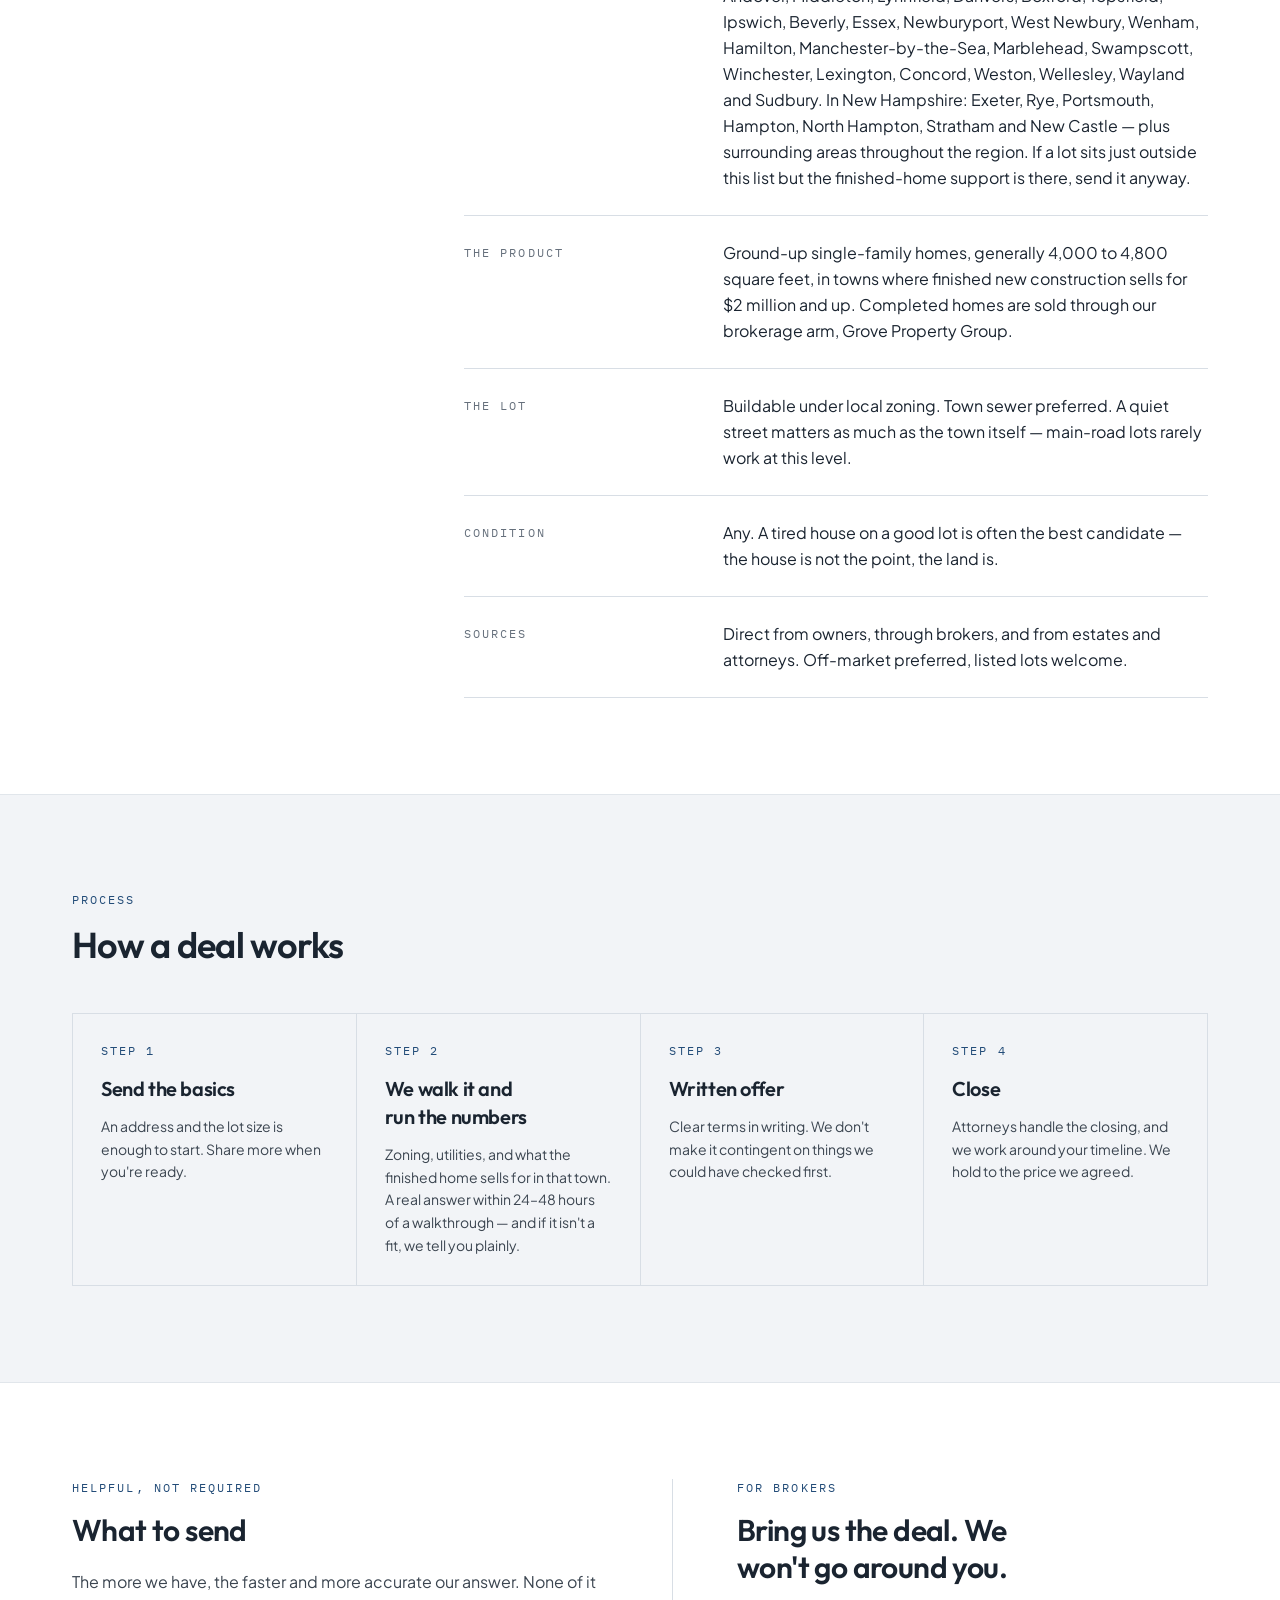
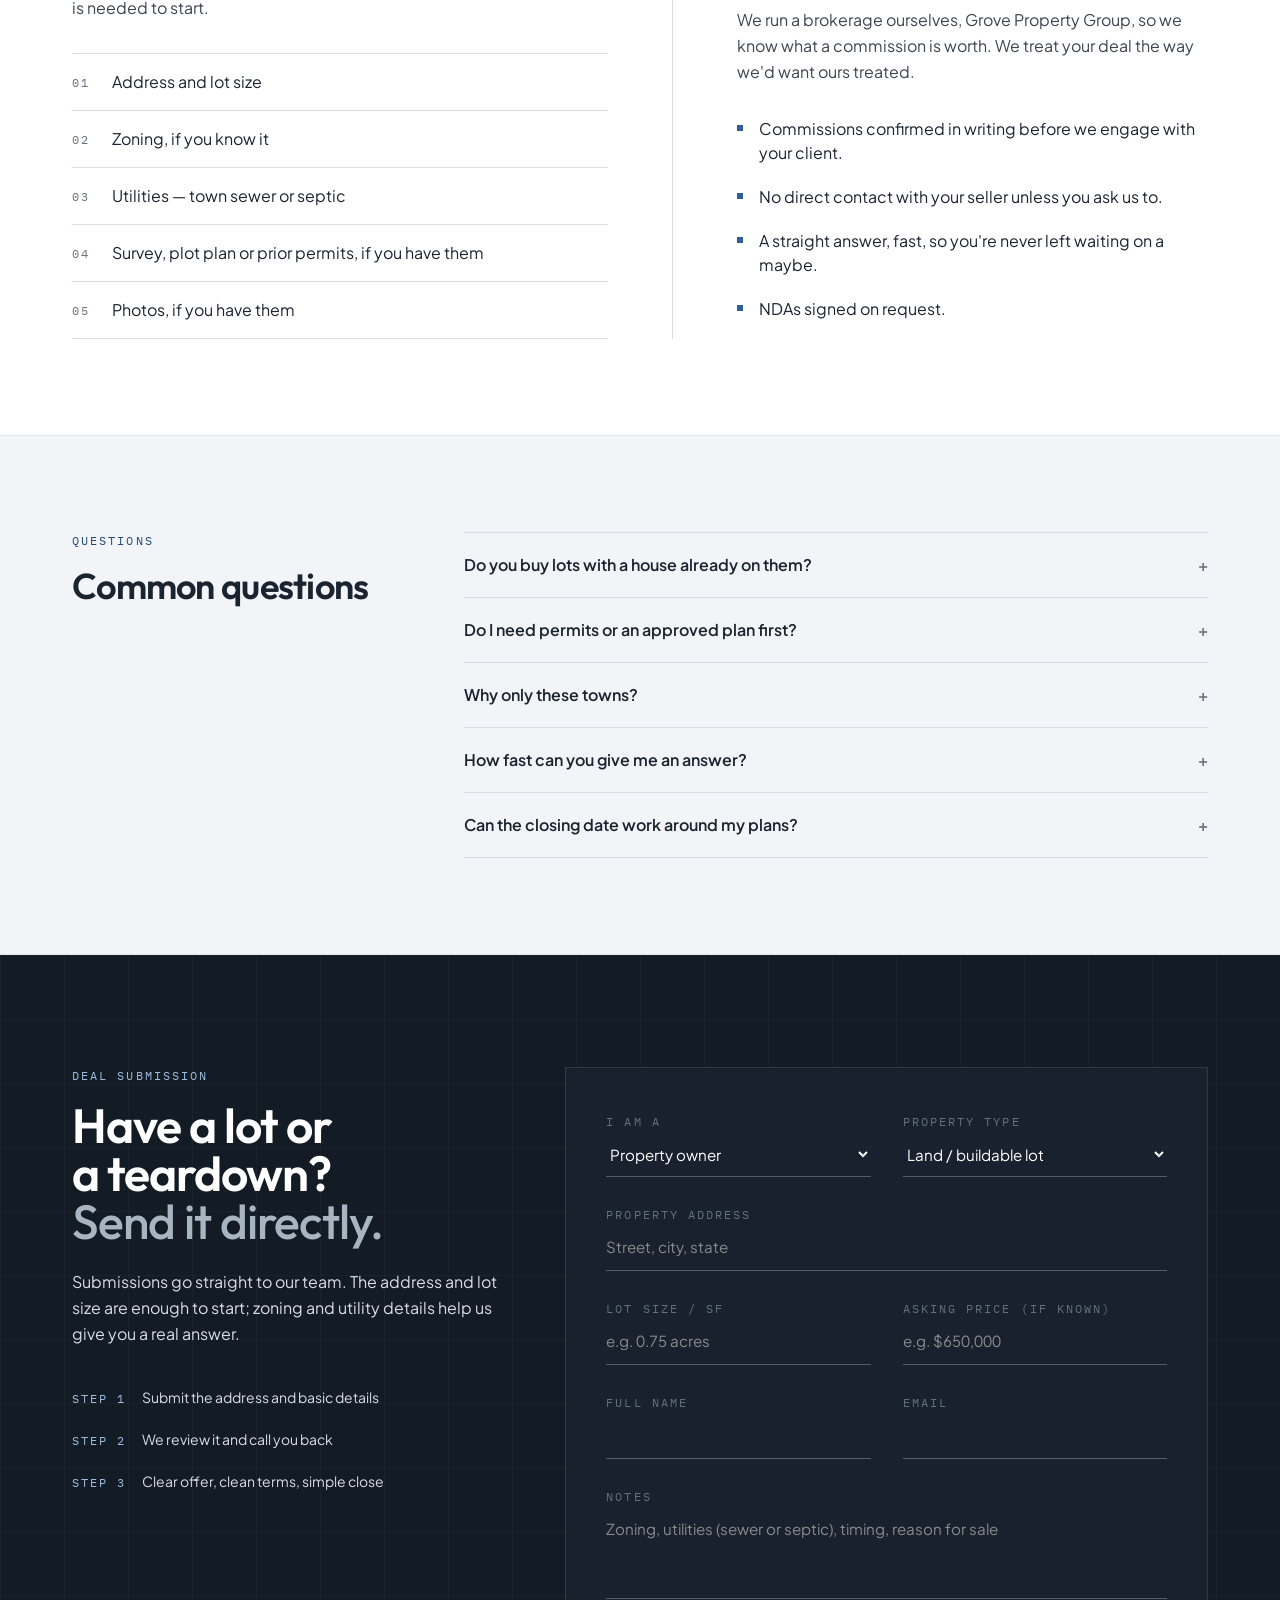
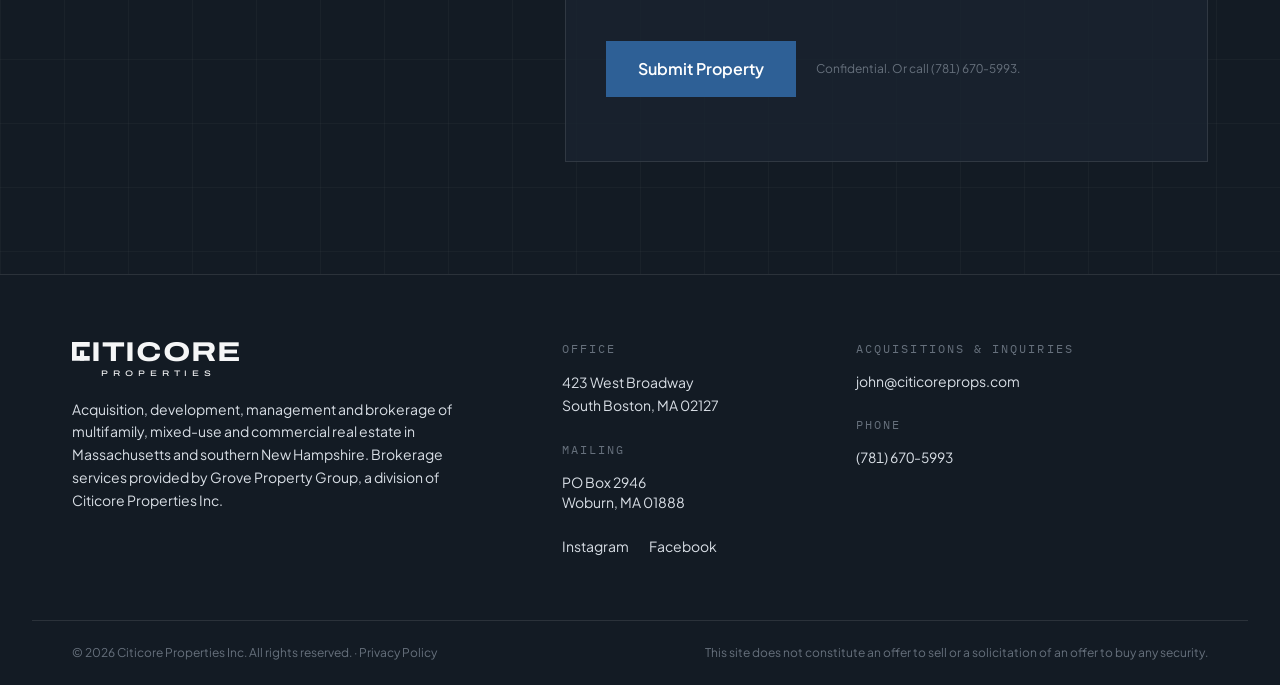
<file: development.html>
<!doctype html>
<html lang="en">
<head>
<meta charset="utf-8">
<meta name="viewport" content="width=device-width, initial-scale=1, viewport-fit=cover">
<meta name="description" content="Citicore Properties develops ground-up single-family homes in the strongest towns in Massachusetts and southern New Hampshire. We buy buildable lots, teardowns and dated homes for new construction.">
<link rel="icon" type="image/png" sizes="32x32" href="images/citicore-icon-32.png">
<link rel="apple-touch-icon" href="images/citicore-icon-180.png">
<meta property="og:title" content="Development | Citicore Properties">
<meta property="og:description" content="Acquisitions, management and brokerage across Massachusetts and southern New Hampshire.">
<meta property="og:image" content="https://citicoreprops.com/images/citicore-social-share.png">
<meta property="og:url" content="https://citicoreprops.com/development">
<meta name="twitter:card" content="summary_large_image">
<title>Development | Citicore Properties</title>
<link rel="preconnect" href="https://fonts.googleapis.com">
<link rel="preconnect" href="https://fonts.gstatic.com" crossorigin>
<link rel="stylesheet" href="https://fonts.googleapis.com/css2?family=Outfit:wght@500;600;700&family=Archivo:wdth,wght@100..125,400..800&family=Plus+Jakarta+Sans:wght@400;500;600;700&family=IBM+Plex+Mono:wght@400;500&display=swap">
<link rel="stylesheet" href="/styles.css">
<style>
  :root { color-scheme: light; }
  html { scroll-behavior: smooth; }
  body { background: #FFFFFF; color: #1A2430; font-family: "Plus Jakarta Sans", system-ui, -apple-system, "Segoe UI", sans-serif; font-size: 16px; -webkit-font-smoothing: antialiased; }
  h1, h2, h3 { text-wrap: balance; }
  .font-display { font-weight: 600; letter-spacing: -0.02em; }
  h1.font-display { font-weight: 700; letter-spacing: -0.03em; }
  .font-display em { font-style: normal; }
  .eyebrow { font-family: "IBM Plex Mono", ui-monospace, monospace; font-size: 0.72rem; letter-spacing: 0.18em; text-transform: uppercase; }
  .num { font-variant-numeric: tabular-nums lining-nums; }
  .wrap { max-width: 76rem; margin-inline: auto; padding-inline: 1.25rem; }
  @media (min-width: 768px) { .wrap { padding-inline: 2.5rem; } }
  .site-header { position: sticky; top: env(safe-area-inset-top, 0px); z-index: 40; }
  .grid-lines { background-image: linear-gradient(rgba(255,255,255,.05) 1px, transparent 1px), linear-gradient(90deg, rgba(255,255,255,.05) 1px, transparent 1px); background-size: 64px 64px; }
  .link-u { background: linear-gradient(currentColor, currentColor) 0 100% / 0 1px no-repeat; transition: background-size .3s ease; }
  .link-u:hover, .link-u:focus-visible { background-size: 100% 1px; }
  .pillar { transition: background-color .3s ease, border-color .3s ease; }
  .pillar:hover { background-color: #fff; border-color: #111111; }
  .pillar .arrow { transition: transform .3s ease; }
  .pillar:hover .arrow { transform: translateX(4px); }
  .asset-card .elev { transition: transform .6s cubic-bezier(.2,.7,.2,1); }
  .asset-card:hover .elev { transform: scale(1.03); }
  :focus-visible { outline: 2px solid #8A8A8A; outline-offset: 3px; }
  .field { width: 100%; background: transparent; border: 0; border-bottom: 1px solid rgba(201,206,214,.35); color: #FFFFFF; padding: .7rem 0; font-size: .95rem; border-radius: 0; }
  .field::placeholder { color: #8A8A8A; }
  .field:focus { outline: none; border-bottom-color: #FFFFFF; }
  select.field option { color: #111111; }
  .rise { animation: rise .9s cubic-bezier(.2,.7,.2,1) both; }
  .rise-2 { animation-delay: .12s; } .rise-3 { animation-delay: .24s; } .rise-4 { animation-delay: .36s; }
  @keyframes rise { from { transform: translateY(14px); } to { transform: none; } }
  @media (prefers-reduced-motion: reduce) { *, *::before, *::after { animation: none !important; transition: none !important; scroll-behavior: auto !important; } }
</style>
  <link rel="canonical" href="https://citicoreprops.com/development">
  <script async src="https://www.googletagmanager.com/gtag/js?id=G-29LX5G7CN2"></script>
  <script>window.dataLayer=window.dataLayer||[];function gtag(){dataLayer.push(arguments)}gtag('js',new Date());gtag('config','G-29LX5G7CN2');</script>
</head>
<body>
<!-- ============ HEADER ============ -->
<header class="site-header bg-navy-950/95 backdrop-blur border-b border-white/10">
  <div class="wrap flex items-center justify-between h-16 md:h-20">
    <a href="/" class="flex items-center shrink-0" aria-label="Citicore Properties home">
      <span class="logo2b" style="display:inline-block;line-height:1;color:#F5F6F7;text-align:center"><span style="display:block;font-family:Archivo,sans-serif;font-variation-settings:'wdth' 125;font-weight:750;font-size:1.25rem;letter-spacing:.02em;white-space:nowrap"><svg style="display:inline-block;height:.686em;width:auto;vertical-align:baseline;margin-right:.06em;overflow:visible" viewBox="0 0 38 40" aria-hidden="true"><path fill="currentColor" d="M0 0h38v10H10v20h28v10H0z"/><rect x="17" y="18" width="9" height="22" fill="currentColor"/></svg>ITICORE</span><span style="display:block;font-family:Archivo,sans-serif;font-variation-settings:'wdth' 125;font-weight:450;font-size:.4rem;letter-spacing:.62em;margin-top:.45em;padding-left:.62em">PROPERTIES</span></span>
    </a>
    <nav aria-label="Primary" class="hidden lg:flex items-center gap-6 text-sm text-stone-300">
      <a href="/acquisitions" class="link-u hover:text-stone-50">Acquisitions</a>
        <a href="/development" class="text-stone-50" aria-current="page">Development</a>
        <a href="/investments" class="link-u hover:text-stone-50">Investments</a>
      <a href="/management" class="link-u hover:text-stone-50">Management</a>
      <a href="/brokerage" class="link-u hover:text-stone-50">Brokerage</a>
      <a href="/#portfolio" class="link-u hover:text-stone-50">Projects</a>
      <a href="/#team" class="link-u hover:text-stone-50">Team</a>
      <a href="#contact" class="link-u hover:text-stone-50">Contact</a>
    </nav>
    <a href="#submit" class="hidden sm:inline-flex items-center gap-2 bg-green-600 hover:bg-green-700 text-white text-sm font-semibold px-5 py-2.5 transition-colors">Submit a Deal</a>
    <button id="menuBtn" class="lg:hidden text-stone-50 p-2 -mr-2" aria-expanded="false" aria-controls="mobileNav" aria-label="Open menu">
      <svg width="24" height="24" viewBox="0 0 24 24" fill="none" stroke="currentColor" stroke-width="1.5" aria-hidden="true"><path d="M3 7h18M3 12h18M3 17h18"/></svg>
    </button>
  </div>
  <nav id="mobileNav" aria-label="Mobile" class="lg:hidden border-t border-white/10 bg-navy-950" hidden>
    <div class="wrap py-4 flex flex-col text-stone-100">
      <a href="/acquisitions" class="py-3 border-b border-white/5">Acquisitions</a>
        <a href="/development" class="py-3 border-b border-white/5">Development</a>
        <a href="/investments" class="py-3 border-b border-white/5">Investments</a>
      <a href="/management" class="py-3 border-b border-white/5">Management</a>
      <a href="/brokerage" class="py-3 border-b border-white/5">Brokerage</a>
      <a href="/#portfolio" class="py-3 border-b border-white/5">Projects</a>
      <a href="/#team" class="py-3 border-b border-white/5">Team</a>
      <a href="#contact" class="py-3 border-b border-white/5">Contact</a>
      <a href="#submit" class="mt-4 bg-green-600 text-white font-semibold text-center py-3">Submit a Deal</a>
    </div>
  </nav>
</header>

<main id="top">

<!-- ============ HERO ============ -->
<section class="relative bg-navy-900 text-stone-50 overflow-hidden">
  <div class="absolute inset-0 grid-lines" aria-hidden="true"></div>
  <div class="wrap relative pt-16 pb-16 md:pt-24 md:pb-20 grid lg:grid-cols-12 gap-12 items-end">
    <div class="lg:col-span-8">
      <p class="eyebrow text-green-300 rise">Development</p>
      <h1 class="font-display text-[2.5rem] leading-[1.05] sm:text-6xl mt-6 rise rise-2">Ground-up homes,<br><em class="text-brass-300 font-medium">built for the town they're in.</em></h1>
      <p class="mt-7 text-lg text-stone-300 max-w-[38rem] leading-relaxed rise rise-3">Citicore develops single-family homes from the ground up in the strongest towns in Massachusetts and southern New Hampshire. We buy buildable lots, teardowns and dated homes &mdash; and you deal directly with the people who make the decision.</p>
      <div class="mt-10 flex flex-wrap gap-4 rise rise-4">
        <a href="#submit" class="inline-flex items-center gap-3 bg-green-600 hover:bg-green-700 text-white font-semibold px-7 py-4 transition-colors">Submit a Lot or Teardown
          <svg width="16" height="16" viewBox="0 0 16 16" fill="none" stroke="currentColor" stroke-width="1.6" aria-hidden="true"><path d="M3 8h10M9 4l4 4-4 4"/></svg></a>
        <a href="tel:+17816705993" class="inline-flex items-center gap-3 border border-white/25 hover:border-green-300 text-stone-50 px-7 py-4 transition-colors num">Call (781) 670-5993</a>
      </div>
    </div>
    <nav aria-label="On this page" class="lg:col-span-4 hidden lg:block border-l border-white/10 pl-8 text-sm rise rise-3">
      <p class="eyebrow text-[0.62rem] text-stone-500">On this page</p>
      <ul class="mt-4 space-y-3 text-stone-300">
        <li><a class="link-u hover:text-stone-50" href="#criteria">What we buy</a></li>
        <li><a class="link-u hover:text-stone-50" href="#process">How a deal works</a></li>
        <li><a class="link-u hover:text-stone-50" href="#send">What to send</a></li>
        <li><a class="link-u hover:text-stone-50" href="#brokers">For brokers</a></li>
        <li><a class="link-u hover:text-stone-50" href="#faq">Questions</a></li>
      </ul>
    </nav>
  </div>
</section>

<!-- ============ PHOTO BAND ============ -->
<section class="bg-stone-50">
  <div class="wrap pt-14 md:pt-20">
    <img src="images/new-build-hero.jpg" alt="A newly built single-family home" class="block w-full aspect-[16/8] object-cover" loading="lazy">
  </div>
</section>

<!-- ============ CRITERIA ============ -->
<section id="criteria" class="bg-stone-50">
  <div class="wrap py-20 md:py-24 grid lg:grid-cols-12 gap-10">
    <div class="lg:col-span-4">
      <p class="eyebrow text-green-700">Development Criteria</p>
      <h2 class="font-display text-3xl md:text-4xl mt-4 leading-tight">What we buy</h2>
      <p class="mt-5 text-stone-700 leading-relaxed max-w-[26rem]">These are guidelines, not hard limits. If a lot doesn't fit neatly, send it anyway.</p>
    </div>
    <dl class="lg:col-span-8 border-t border-stone-300">
      <div class="grid sm:grid-cols-3 gap-2 sm:gap-8 py-6 border-b border-stone-300">
        <dt class="eyebrow text-[0.62rem] text-stone-500 pt-1">What we buy</dt>
        <dd class="sm:col-span-2 text-navy-900 leading-relaxed">Buildable lots, teardowns, and dated single-family homes where a ground-up build &mdash; or a renovation plus addition &mdash; creates the value.</dd>
      </div>
      <div class="grid sm:grid-cols-3 gap-2 sm:gap-8 py-6 border-b border-stone-300">
        <dt class="eyebrow text-[0.62rem] text-stone-500 pt-1">Geography</dt>
        <dd class="sm:col-span-2 text-navy-900 leading-relaxed">In Massachusetts: Reading, North Reading, North Andover, Andover, Middleton, Lynnfield, Danvers, Boxford, Topsfield, Ipswich, Beverly, Essex, Newburyport, West Newbury, Wenham, Hamilton, Manchester-by-the-Sea, Marblehead, Swampscott, Winchester, Lexington, Concord, Weston, Wellesley, Wayland and Sudbury. In New Hampshire: Exeter, Rye, Portsmouth, Hampton, North Hampton, Stratham and New Castle &mdash; plus surrounding areas throughout the region. If a lot sits just outside this list but the finished-home support is there, send it anyway.</dd>
      </div>
      <div class="grid sm:grid-cols-3 gap-2 sm:gap-8 py-6 border-b border-stone-300">
        <dt class="eyebrow text-[0.62rem] text-stone-500 pt-1">The product</dt>
        <dd class="sm:col-span-2 text-navy-900 leading-relaxed">Ground-up single-family homes, generally 4,000 to 4,800 square feet, in towns where finished new construction sells for $2 million and up. Completed homes are sold through our brokerage arm, Grove Property Group.</dd>
      </div>
      <div class="grid sm:grid-cols-3 gap-2 sm:gap-8 py-6 border-b border-stone-300">
        <dt class="eyebrow text-[0.62rem] text-stone-500 pt-1">The lot</dt>
        <dd class="sm:col-span-2 text-navy-900 leading-relaxed">Buildable under local zoning. Town sewer preferred. A quiet street matters as much as the town itself &mdash; main-road lots rarely work at this level.</dd>
      </div>
      <div class="grid sm:grid-cols-3 gap-2 sm:gap-8 py-6 border-b border-stone-300">
        <dt class="eyebrow text-[0.62rem] text-stone-500 pt-1">Condition</dt>
        <dd class="sm:col-span-2 text-navy-900 leading-relaxed">Any. A tired house on a good lot is often the best candidate &mdash; the house is not the point, the land is.</dd>
      </div>
      <div class="grid sm:grid-cols-3 gap-2 sm:gap-8 py-6 border-b border-stone-300">
        <dt class="eyebrow text-[0.62rem] text-stone-500 pt-1">Sources</dt>
        <dd class="sm:col-span-2 text-navy-900 leading-relaxed">Direct from owners, through brokers, and from estates and attorneys. Off-market preferred, listed lots welcome.</dd>
      </div>
    </dl>
  </div>
</section>

<!-- ============ PROCESS ============ -->
<section id="process" class="bg-stone-100 border-y border-stone-300/60">
  <div class="wrap py-20 md:py-24">
    <p class="eyebrow text-green-700">Process</p>
    <h2 class="font-display text-3xl md:text-4xl mt-4 max-w-[36rem] leading-tight">How a deal works</h2>
    <ol class="mt-12 grid sm:grid-cols-2 lg:grid-cols-4 border-t border-l border-stone-300">
      <li class="border-r border-b border-stone-300 p-7 bg-stone-100">
        <p class="eyebrow text-green-700 text-[0.62rem]">Step 1</p>
        <h3 class="font-display text-xl mt-4">Send the basics</h3>
        <p class="mt-3 text-sm text-stone-700 leading-relaxed">An address and the lot size is enough to start. Share more when you're ready.</p>
      </li>
      <li class="border-r border-b border-stone-300 p-7 bg-stone-100">
        <p class="eyebrow text-green-700 text-[0.62rem]">Step 2</p>
        <h3 class="font-display text-xl mt-4">We walk it and run the numbers</h3>
        <p class="mt-3 text-sm text-stone-700 leading-relaxed">Zoning, utilities, and what the finished home sells for in that town. A real answer within 24&ndash;48 hours of a walkthrough &mdash; and if it isn't a fit, we tell you plainly.</p>
      </li>
      <li class="border-r border-b border-stone-300 p-7 bg-stone-100">
        <p class="eyebrow text-green-700 text-[0.62rem]">Step 3</p>
        <h3 class="font-display text-xl mt-4">Written offer</h3>
        <p class="mt-3 text-sm text-stone-700 leading-relaxed">Clear terms in writing. We don't make it contingent on things we could have checked first.</p>
      </li>
      <li class="border-r border-b border-stone-300 p-7 bg-stone-100">
        <p class="eyebrow text-green-700 text-[0.62rem]">Step 4</p>
        <h3 class="font-display text-xl mt-4">Close</h3>
        <p class="mt-3 text-sm text-stone-700 leading-relaxed">Attorneys handle the closing, and we work around your timeline. We hold to the price we agreed.</p>
      </li>
    </ol>
  </div>
</section>

<!-- ============ WHAT TO SEND + BROKERS ============ -->
<section class="bg-stone-50">
  <div class="wrap py-20 md:py-24 grid lg:grid-cols-2 gap-16">
    <div id="send">
      <p class="eyebrow text-green-700">Helpful, not required</p>
      <h2 class="font-display text-3xl mt-4 leading-tight">What to send</h2>
      <p class="mt-5 text-stone-700 leading-relaxed">The more we have, the faster and more accurate our answer. None of it is needed to start.</p>
      <ul class="mt-8 border-t border-stone-300 text-navy-900">
        <li class="py-4 border-b border-stone-300 flex gap-4"><span class="eyebrow text-[0.62rem] text-stone-500 pt-1 w-6">01</span>Address and lot size</li>
        <li class="py-4 border-b border-stone-300 flex gap-4"><span class="eyebrow text-[0.62rem] text-stone-500 pt-1 w-6">02</span>Zoning, if you know it</li>
        <li class="py-4 border-b border-stone-300 flex gap-4"><span class="eyebrow text-[0.62rem] text-stone-500 pt-1 w-6">03</span>Utilities &mdash; town sewer or septic</li>
        <li class="py-4 border-b border-stone-300 flex gap-4"><span class="eyebrow text-[0.62rem] text-stone-500 pt-1 w-6">04</span>Survey, plot plan or prior permits, if you have them</li>
        <li class="py-4 border-b border-stone-300 flex gap-4"><span class="eyebrow text-[0.62rem] text-stone-500 pt-1 w-6">05</span>Photos, if you have them</li>
      </ul>
    </div>
    <div id="brokers" class="lg:border-l lg:border-stone-300 lg:pl-16">
      <p class="eyebrow text-green-700">For Brokers</p>
      <h2 class="font-display text-3xl mt-4 leading-tight">Bring us the deal. We won't go around you.</h2>
      <p class="mt-5 text-stone-700 leading-relaxed">We run a brokerage ourselves, Grove Property Group, so we know what a commission is worth. We treat your deal the way we'd want ours treated.</p>
      <ul class="mt-8 space-y-5 text-navy-900">
        <li class="flex gap-4"><span class="mt-2 h-1.5 w-1.5 bg-green-600 shrink-0"></span><span>Commissions confirmed in writing before we engage with your client.</span></li>
        <li class="flex gap-4"><span class="mt-2 h-1.5 w-1.5 bg-green-600 shrink-0"></span><span>No direct contact with your seller unless you ask us to.</span></li>
        <li class="flex gap-4"><span class="mt-2 h-1.5 w-1.5 bg-green-600 shrink-0"></span><span>A straight answer, fast, so you're never left waiting on a maybe.</span></li>
        <li class="flex gap-4"><span class="mt-2 h-1.5 w-1.5 bg-green-600 shrink-0"></span><span>NDAs signed on request.</span></li>
      </ul>
    </div>
  </div>
</section>

<!-- ============ FAQ ============ -->
<section id="faq" class="bg-stone-100 border-y border-stone-300/60">
  <div class="wrap py-20 md:py-24 grid lg:grid-cols-12 gap-10">
    <div class="lg:col-span-4">
      <p class="eyebrow text-green-700">Questions</p>
      <h2 class="font-display text-3xl md:text-4xl mt-4 leading-tight">Common questions</h2>
    </div>
    <div class="lg:col-span-8 border-t border-stone-300">
      <details class="group border-b border-stone-300 py-5"><summary class="flex justify-between gap-6 cursor-pointer list-none font-semibold text-navy-900">Do you buy lots with a house already on them?<span class="text-stone-500 group-open:rotate-45 transition-transform">+</span></summary><p class="mt-3 text-stone-700 leading-relaxed">Yes &mdash; most of our development sites start that way. If the house is a teardown candidate, we price the land and handle the demolition. If the house has good bones and the lot allows it, a renovation plus addition is often the better build, and we underwrite both ways.</p></details>
      <details class="group border-b border-stone-300 py-5"><summary class="flex justify-between gap-6 cursor-pointer list-none font-semibold text-navy-900">Do I need permits or an approved plan first?<span class="text-stone-500 group-open:rotate-45 transition-transform">+</span></summary><p class="mt-3 text-stone-700 leading-relaxed">No. We buy lots as they are and handle permitting ourselves. If you already have a survey or prior permits, send them &mdash; they speed up our answer.</p></details>
      <details class="group border-b border-stone-300 py-5"><summary class="flex justify-between gap-6 cursor-pointer list-none font-semibold text-navy-900">Why only these towns?<span class="text-stone-500 group-open:rotate-45 transition-transform">+</span></summary><p class="mt-3 text-stone-700 leading-relaxed">Ground-up construction only pencils where the finished home has real depth of buyers. In these towns, new construction sells for $2 million and up, consistently. If your lot is in a neighboring town with the same kind of support, send it anyway.</p></details>
      <details class="group border-b border-stone-300 py-5"><summary class="flex justify-between gap-6 cursor-pointer list-none font-semibold text-navy-900">How fast can you give me an answer?<span class="text-stone-500 group-open:rotate-45 transition-transform">+</span></summary><p class="mt-3 text-stone-700 leading-relaxed">Within 24&ndash;48 hours of a walkthrough. Decisions are made internally &mdash; no outside committee, no financing surprises late in the process.</p></details>
      <details class="group border-b border-stone-300 py-5"><summary class="flex justify-between gap-6 cursor-pointer list-none font-semibold text-navy-900">Can the closing date work around my plans?<span class="text-stone-500 group-open:rotate-45 transition-transform">+</span></summary><p class="mt-3 text-stone-700 leading-relaxed">Usually, yes. Tell us what you need, whether that's a quick close or more time, and we'll build the offer around it.</p></details>
    </div>
  </div>
</section>

<!-- ============ DEAL SUBMISSION CTA ============ -->
<section id="submit" class="bg-navy-950 text-stone-50 relative overflow-hidden">
  <div class="absolute inset-0 grid-lines opacity-60" aria-hidden="true"></div>
  <div class="wrap relative py-20 md:py-28 grid lg:grid-cols-12 gap-12">
    <div class="lg:col-span-5">
      <p class="eyebrow text-green-300">Deal Submission</p>
      <h2 class="font-display text-4xl md:text-5xl mt-4 leading-[1.1]">Have a lot or a teardown? <em class="text-brass-300 font-medium">Send it directly.</em></h2>
      <p class="mt-6 text-stone-300 leading-relaxed">Submissions go straight to our team. The address and lot size are enough to start; zoning and utility details help us give you a real answer.</p>
      <ol class="mt-10 space-y-5 text-sm">
        <li class="flex gap-4"><span class="eyebrow text-green-300 pt-0.5">Step 1</span><span class="text-stone-300">Submit the address and basic details</span></li>
        <li class="flex gap-4"><span class="eyebrow text-green-300 pt-0.5">Step 2</span><span class="text-stone-300">We review it and call you back</span></li>
        <li class="flex gap-4"><span class="eyebrow text-green-300 pt-0.5">Step 3</span><span class="text-stone-300">Clear offer, clean terms, simple close</span></li>
      </ol>
    </div>
    <form id="dealForm" class="lg:col-span-7 border border-white/10 bg-navy-900/80 p-6 md:p-10" novalidate data-endpoint="https://formsubmit.co/ajax/john@citicoreprops.com">
      <input type="hidden" name="_subject" value="New deal submission (Development page) &#8212; citicoreprops.com">
      <input type="hidden" name="_template" value="table">
      <input type="text" name="_honey" tabindex="-1" autocomplete="off" aria-hidden="true" style="position:absolute;left:-9999px">
      <div class="grid sm:grid-cols-2 gap-x-8 gap-y-6">
        <div>
          <label for="f-role" class="eyebrow text-[0.62rem] text-stone-500">I am a</label>
          <select id="f-role" name="role" class="field" required>
            <option value="Owner">Property owner</option>
            <option value="Broker">Broker</option>
            <option value="Lender">Lender</option>
            <option value="Other">Other</option>
          </select>
        </div>
        <div>
          <label for="f-type" class="eyebrow text-[0.62rem] text-stone-500">Property type</label>
          <select id="f-type" name="assetType" class="field">
            <option>Land / buildable lot</option>
            <option>Teardown</option>
            <option>Single-family &mdash; renovation + addition</option>
            <option>Single-family &mdash; rebuild</option>
            <option>Other</option>
          </select>
        </div>
        <div class="sm:col-span-2">
          <label for="f-address" class="eyebrow text-[0.62rem] text-stone-500">Property address</label>
          <input id="f-address" name="address" class="field" placeholder="Street, city, state" required autocomplete="off">
        </div>
        <div>
          <label for="f-units" class="eyebrow text-[0.62rem] text-stone-500">Lot size / SF</label>
          <input id="f-units" name="size" class="field num" placeholder="e.g. 0.75 acres">
        </div>
        <div>
          <label for="f-price" class="eyebrow text-[0.62rem] text-stone-500">Asking price (if known)</label>
          <input id="f-price" name="price" class="field num" placeholder="e.g. $650,000">
        </div>
        <div>
          <label for="f-name" class="eyebrow text-[0.62rem] text-stone-500">Full name</label>
          <input id="f-name" name="name" class="field" required autocomplete="name">
        </div>
        <div>
          <label for="f-email" class="eyebrow text-[0.62rem] text-stone-500">Email</label>
          <input id="f-email" name="email" type="email" class="field" required autocomplete="email">
        </div>
        <div class="sm:col-span-2">
          <label for="f-notes" class="eyebrow text-[0.62rem] text-stone-500">Notes</label>
          <textarea id="f-notes" name="notes" rows="3" class="field resize-none" placeholder="Zoning, utilities (sewer or septic), timing, reason for sale"></textarea>
        </div>
      </div>
      <div class="mt-9 flex flex-wrap items-center gap-5">
        <button type="submit" class="bg-green-600 hover:bg-green-700 text-white font-semibold px-8 py-4 transition-colors">Submit Property</button>
        <p class="text-xs text-stone-500 max-w-[18rem]">Confidential. Or call <span class="select-all num">(781) 670-5993</span>.</p>
      </div>
      <p id="formMsg" class="mt-6 text-sm" role="status" aria-live="polite"></p>
    </form>
  </div>
</section>



</main>


<!-- ============ FOOTER ============ -->
<footer id="contact" class="bg-navy-950 text-stone-300 border-t border-white/10">
  <div class="wrap py-16 grid md:grid-cols-12 gap-10">
    <div class="md:col-span-5">
      <span class="logo2b" style="display:inline-block;line-height:1;color:#F5F6F7;text-align:center"><span style="display:block;font-family:Archivo,sans-serif;font-variation-settings:'wdth' 125;font-weight:750;font-size:1.7rem;letter-spacing:.02em;white-space:nowrap"><svg style="display:inline-block;height:.686em;width:auto;vertical-align:baseline;margin-right:.06em;overflow:visible" viewBox="0 0 38 40" aria-hidden="true"><path fill="currentColor" d="M0 0h38v10H10v20h28v10H0z"/><rect x="17" y="18" width="9" height="22" fill="currentColor"/></svg>ITICORE</span><span style="display:block;font-family:Archivo,sans-serif;font-variation-settings:'wdth' 125;font-weight:450;font-size:.5rem;letter-spacing:.62em;margin-top:.45em;padding-left:.62em">PROPERTIES</span></span>
      <p class="mt-4 text-sm leading-relaxed max-w-[26rem]">Acquisition, development, management and brokerage of multifamily, mixed-use and commercial real estate in Massachusetts and southern New Hampshire. Brokerage services provided by Grove Property Group, a division of Citicore Properties Inc.</p>
    </div>
    <div class="md:col-span-3 text-sm">
      <p class="eyebrow text-[0.62rem] text-stone-500">Office</p>
      <address class="not-italic mt-3 leading-relaxed">423 West Broadway<br>South Boston, MA 02127</address>
      <p class="eyebrow text-[0.62rem] text-stone-500 mt-6">Mailing</p>
      <p class="mt-3">PO Box 2946<br>Woburn, MA 01888</p>
      <p class="mt-6 flex gap-5"><a class="link-u" href="https://www.instagram.com/ccoreproperties/">Instagram</a><a class="link-u" href="https://www.facebook.com/profile.php?id=61565684049766">Facebook</a></p>
    </div>
    <div class="md:col-span-4 text-sm">
      <p class="eyebrow text-[0.62rem] text-stone-500">Acquisitions &amp; Inquiries</p>
      <p class="mt-3 select-all">john@citicoreprops.com</p>
      <p class="eyebrow text-[0.62rem] text-stone-500 mt-6">Phone</p>
      <p class="mt-3"><a href="tel:+17816705993" class="select-all num link-u">(781) 670-5993</a></p>
    </div>
  </div>
  <div class="wrap py-6 border-t border-white/10 flex flex-wrap justify-between gap-4 text-xs text-stone-500">
    <p>© <span id="yr">2026</span> Citicore Properties Inc. All rights reserved. &middot; <a href="/privacy" class="link-u">Privacy Policy</a></p>
    <p>This site does not constitute an offer to sell or a solicitation of an offer to buy any security.</p>
  </div>
</footer>

<script>
(function () {
  // Mobile menu
  var btn = document.getElementById('menuBtn'), nav = document.getElementById('mobileNav');
  btn.addEventListener('click', function () {
    var open = nav.hidden; nav.hidden = !open; btn.setAttribute('aria-expanded', String(open));
  });
  nav.querySelectorAll('a').forEach(function (a) { a.addEventListener('click', function () { nav.hidden = true; btn.setAttribute('aria-expanded', 'false'); }); });
  document.getElementById('yr').textContent = new Date().getFullYear();

  // Deal form — live build posts to FormSubmit (emails john@citicoreprops.com); preview build has no endpoint
  var form = document.getElementById('dealForm'), msg = document.getElementById('formMsg');
  form.addEventListener('submit', function (e) {
    e.preventDefault();
    var missing = ['f-address', 'f-name', 'f-email'].filter(function (id) { return !document.getElementById(id).value.trim(); });
    var email = document.getElementById('f-email').value;
    if (missing.length) { msg.className = 'mt-6 text-sm text-brass-300'; msg.textContent = 'Add the property address, your name and email to submit.'; document.getElementById(missing[0]).focus(); return; }
    if (!/^\S+@\S+\.\S+$/.test(email)) { msg.className = 'mt-6 text-sm text-brass-300'; msg.textContent = 'Enter a valid email address.'; document.getElementById('f-email').focus(); return; }
    var endpoint = form.getAttribute('data-endpoint'); if (endpoint === 'FORM' + '_ENDPOINT') endpoint = '';
    if (!endpoint) { msg.className = 'mt-6 text-sm text-stone-300'; msg.textContent = 'Preview mode: the form is not connected yet, so nothing was sent.'; return; }
    var btn = form.querySelector('button[type=submit]'); btn.disabled = true;
    var payload = {}; new FormData(form).forEach(function (v, k) { payload[k] = v; });
    fetch(endpoint, { method: 'POST', headers: { 'Content-Type': 'application/json', 'Accept': 'application/json' }, body: JSON.stringify(payload) })
      .then(function (r) { return r.json().then(function (d) { if (!r.ok || String(d.success) !== 'true') throw 0; }); })
      .then(function () { form.reset(); msg.className = 'mt-6 text-sm text-green-300'; msg.textContent = 'Received. Our acquisitions team will be in touch shortly.'; })
      .catch(function () { msg.className = 'mt-6 text-sm text-brass-300'; msg.textContent = 'That did not go through. Email john@citicoreprops.com or call (781) 670-5993.'; })
      .then(function () { btn.disabled = false; });
  });
})();
</script>

</body>
</html>
</file>
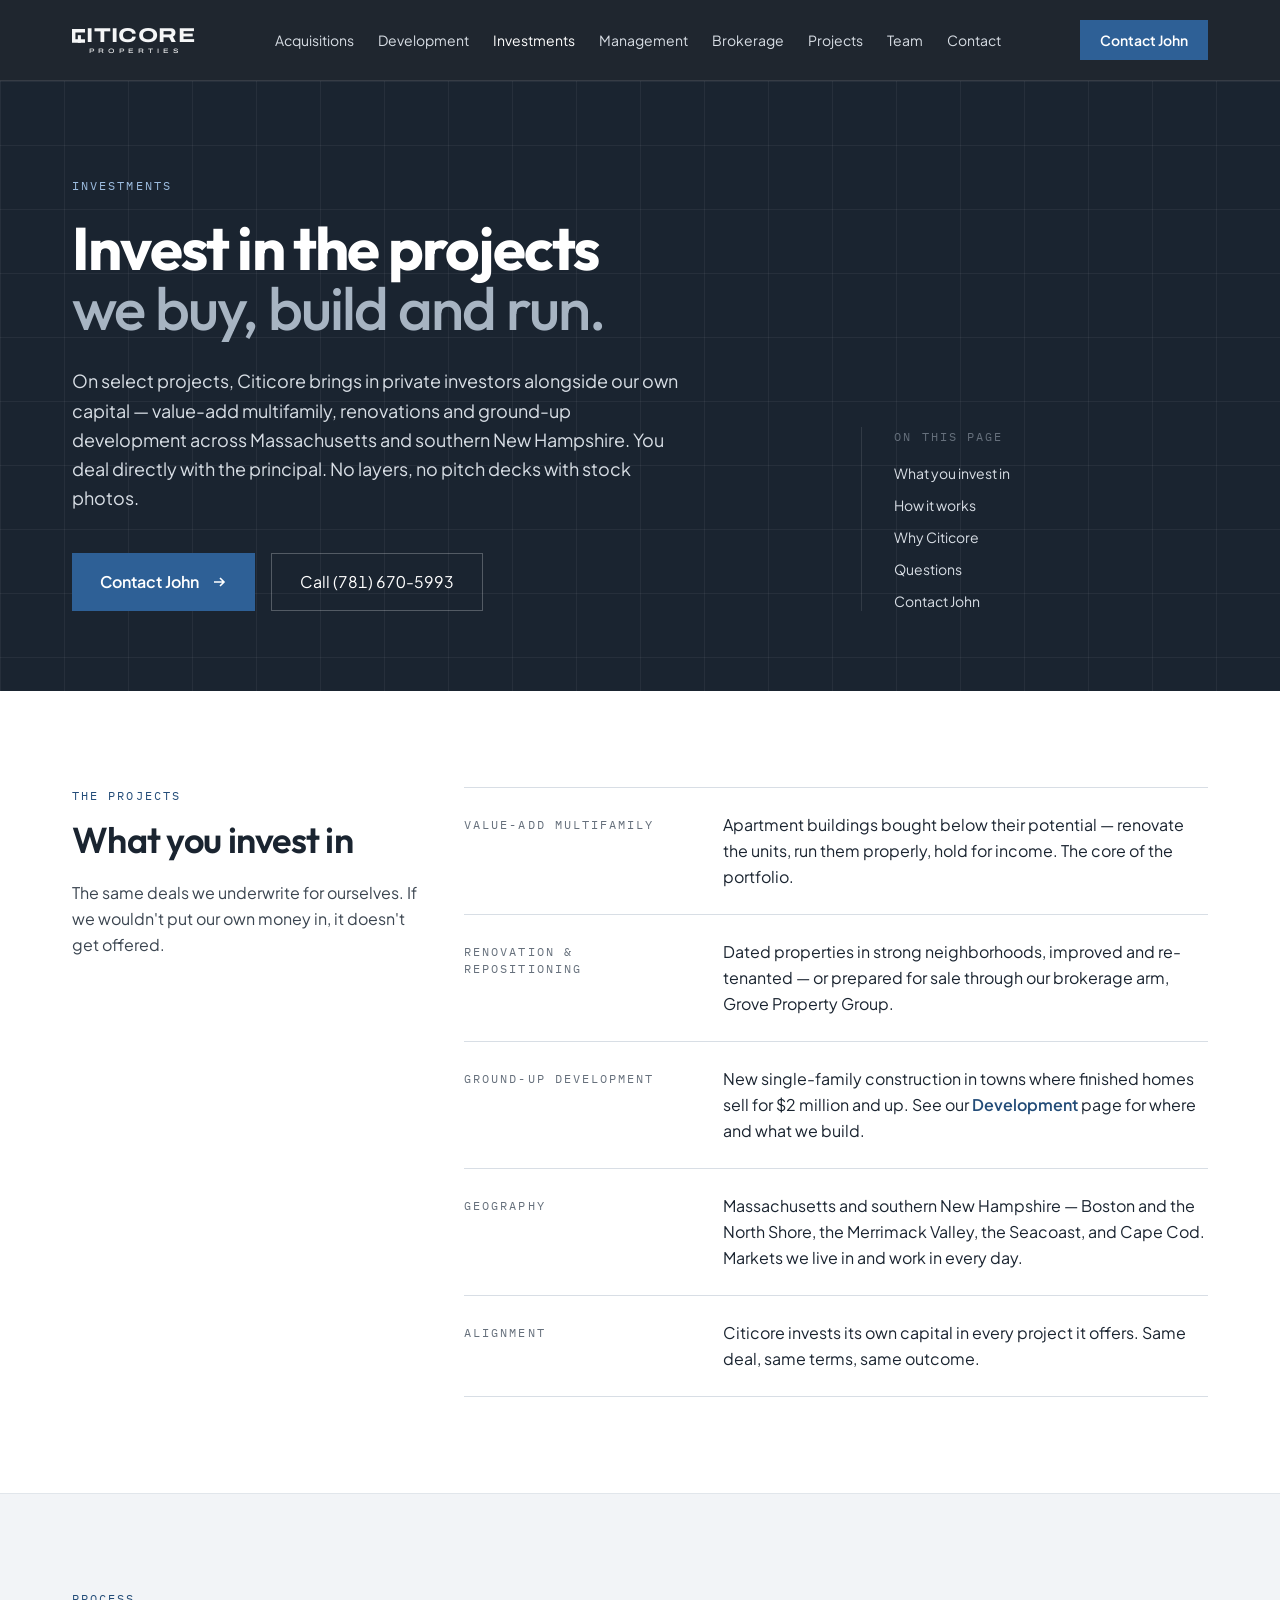
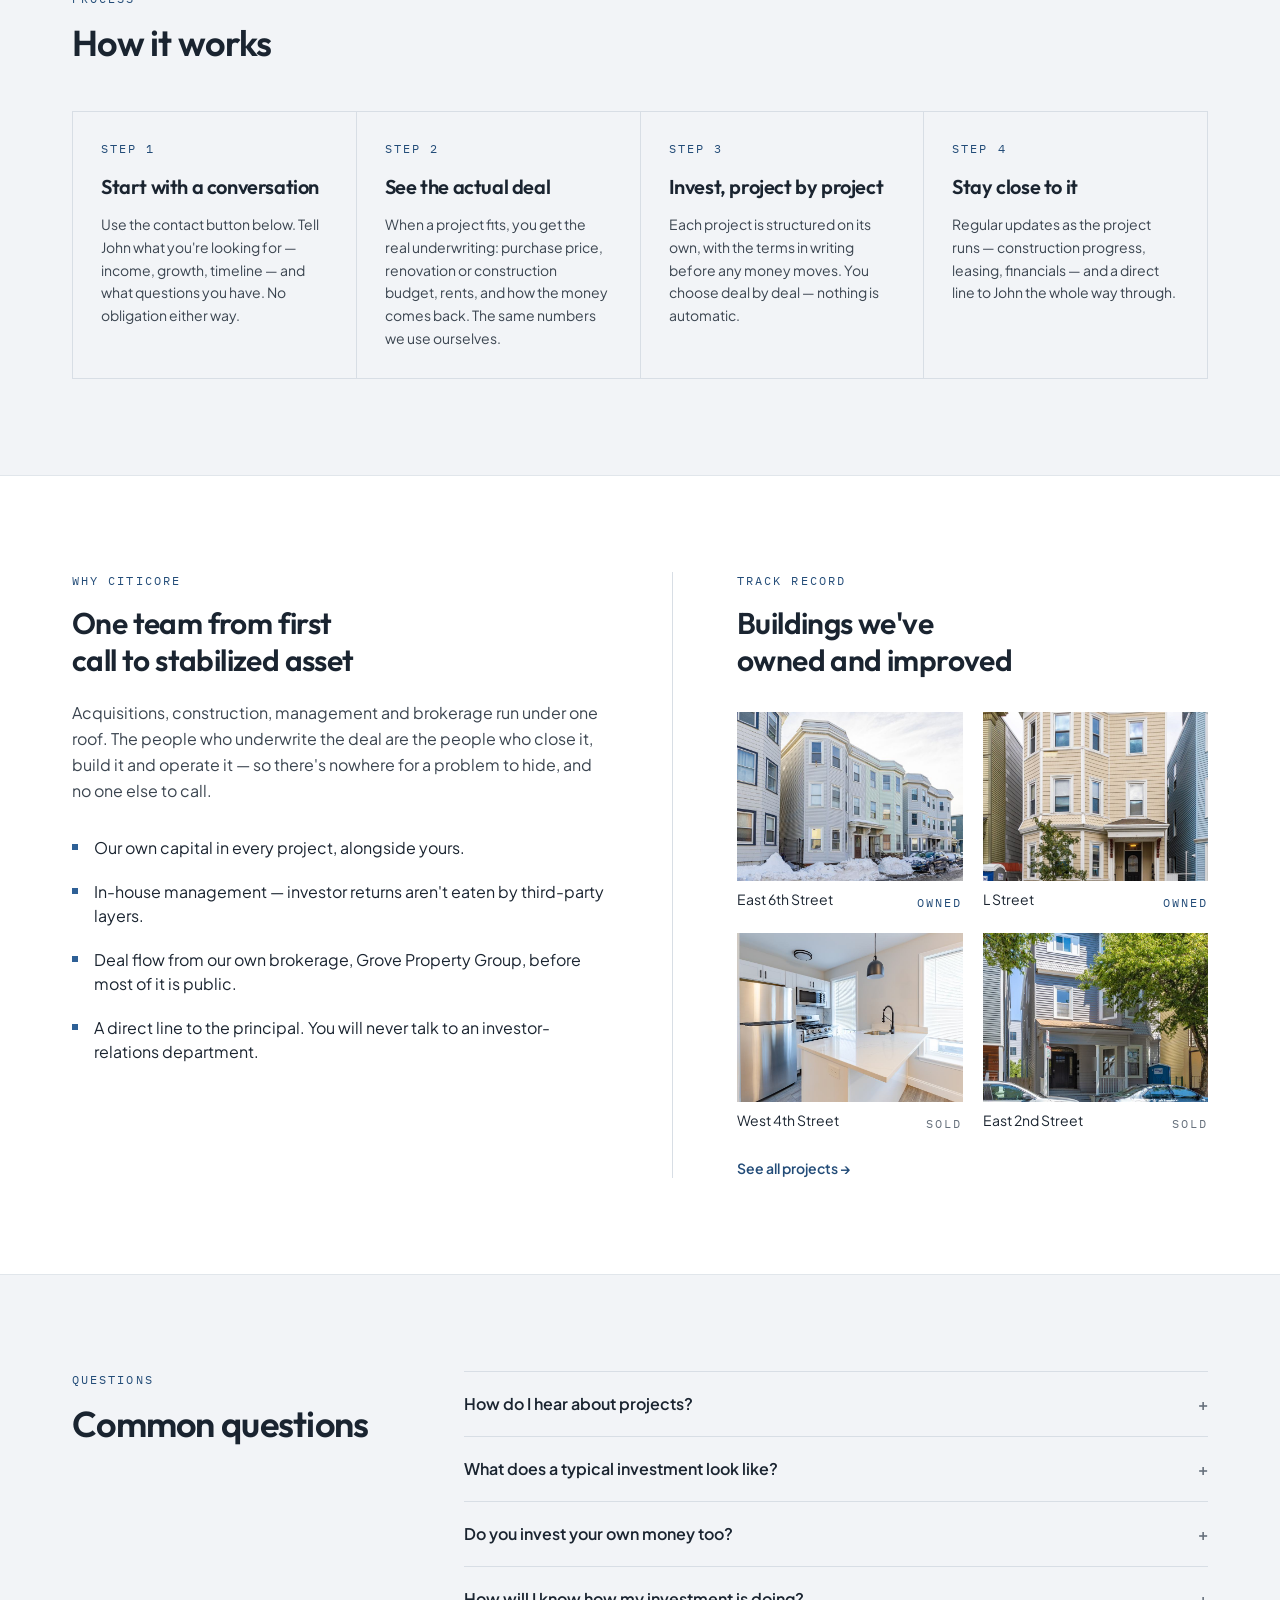
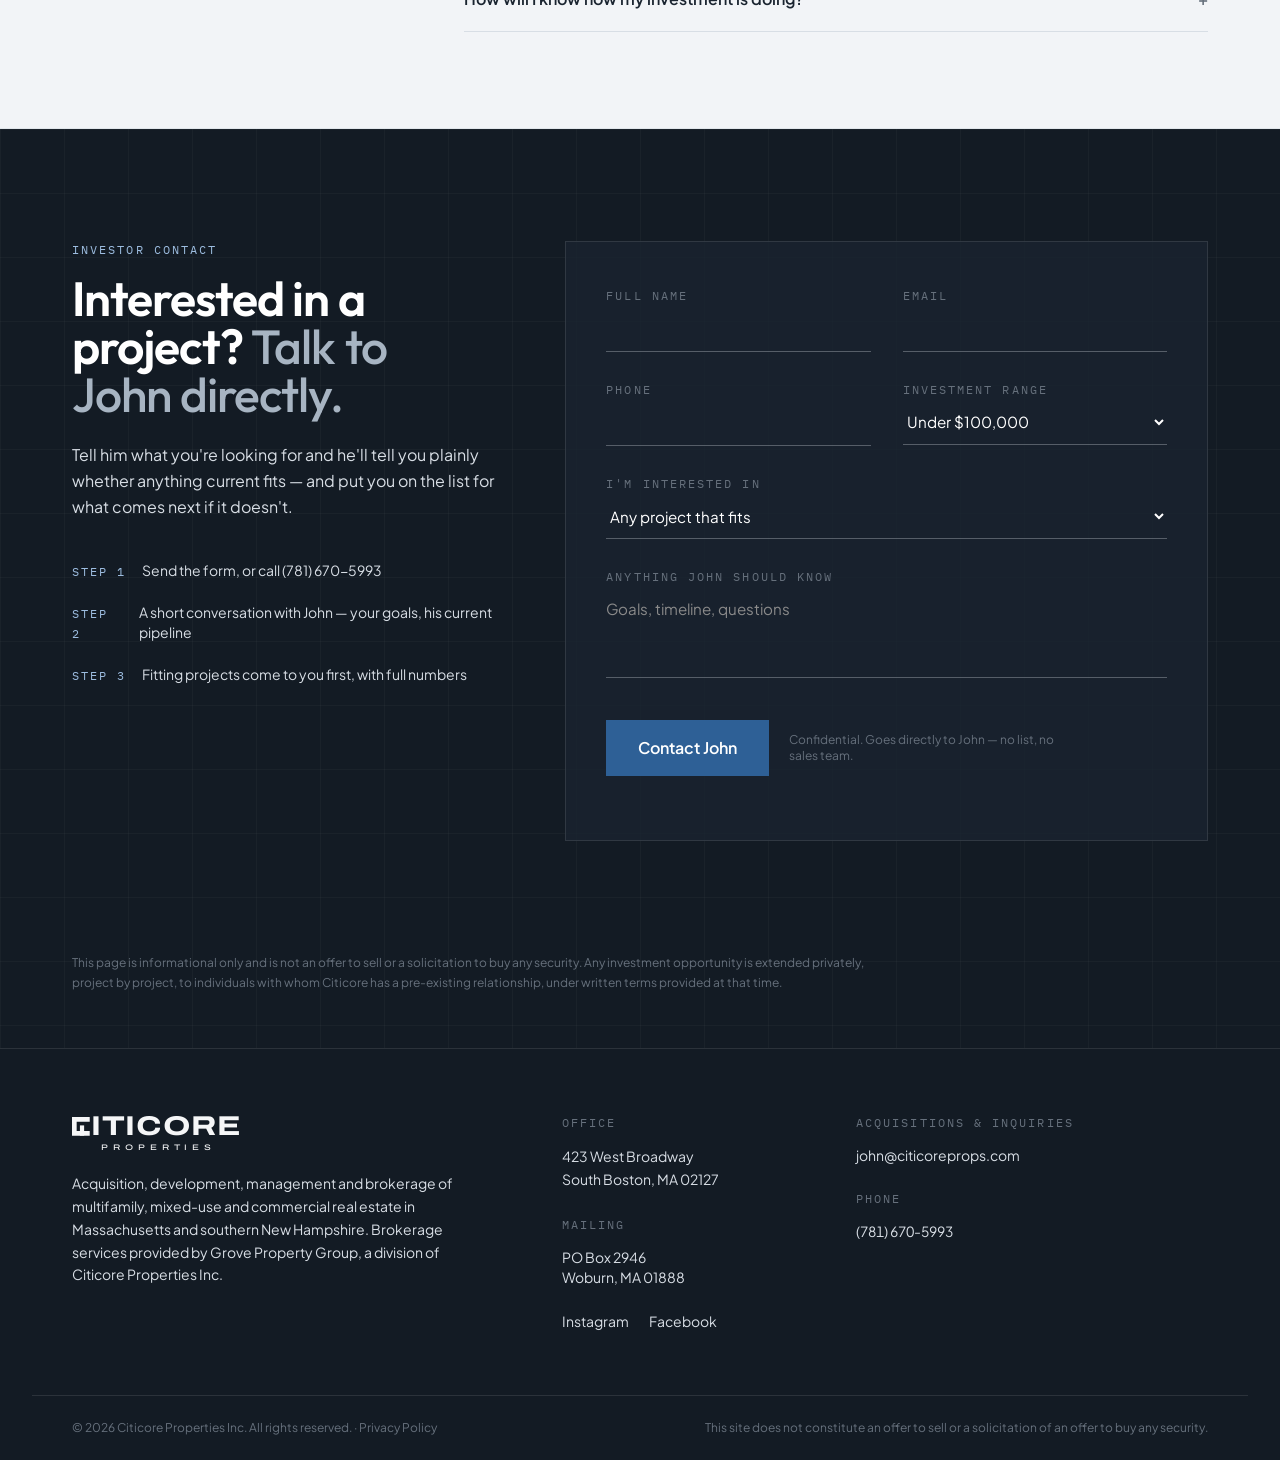
<file: investments.html>
<!doctype html>
<html lang="en">
<head>
<meta charset="utf-8">
<meta name="viewport" content="width=device-width, initial-scale=1, viewport-fit=cover">
<meta name="description" content="Invest in Citicore Properties projects: value-add multifamily, renovations and ground-up development across Massachusetts and southern New Hampshire. Direct access to the principal on every deal.">
<link rel="icon" type="image/png" sizes="32x32" href="images/citicore-icon-32.png">
<link rel="apple-touch-icon" href="images/citicore-icon-180.png">
<meta property="og:title" content="Investments | Citicore Properties">
<meta property="og:description" content="Acquisitions, management and brokerage across Massachusetts and southern New Hampshire.">
<meta property="og:image" content="https://citicoreprops.com/images/citicore-social-share.png">
<meta property="og:url" content="https://citicoreprops.com/investments">
<meta name="twitter:card" content="summary_large_image">
<title>Investments | Citicore Properties</title>
<link rel="preconnect" href="https://fonts.googleapis.com">
<link rel="preconnect" href="https://fonts.gstatic.com" crossorigin>
<link rel="stylesheet" href="https://fonts.googleapis.com/css2?family=Outfit:wght@500;600;700&family=Archivo:wdth,wght@100..125,400..800&family=Plus+Jakarta+Sans:wght@400;500;600;700&family=IBM+Plex+Mono:wght@400;500&display=swap">
<link rel="stylesheet" href="/styles.css">
<style>
  :root { color-scheme: light; }
  html { scroll-behavior: smooth; }
  body { background: #FFFFFF; color: #1A2430; font-family: "Plus Jakarta Sans", system-ui, -apple-system, "Segoe UI", sans-serif; font-size: 16px; -webkit-font-smoothing: antialiased; }
  h1, h2, h3 { text-wrap: balance; }
  .font-display { font-weight: 600; letter-spacing: -0.02em; }
  h1.font-display { font-weight: 700; letter-spacing: -0.03em; }
  .font-display em { font-style: normal; }
  .eyebrow { font-family: "IBM Plex Mono", ui-monospace, monospace; font-size: 0.72rem; letter-spacing: 0.18em; text-transform: uppercase; }
  .num { font-variant-numeric: tabular-nums lining-nums; }
  .wrap { max-width: 76rem; margin-inline: auto; padding-inline: 1.25rem; }
  @media (min-width: 768px) { .wrap { padding-inline: 2.5rem; } }
  .site-header { position: sticky; top: env(safe-area-inset-top, 0px); z-index: 40; }
  .grid-lines { background-image: linear-gradient(rgba(255,255,255,.05) 1px, transparent 1px), linear-gradient(90deg, rgba(255,255,255,.05) 1px, transparent 1px); background-size: 64px 64px; }
  .link-u { background: linear-gradient(currentColor, currentColor) 0 100% / 0 1px no-repeat; transition: background-size .3s ease; }
  .link-u:hover, .link-u:focus-visible { background-size: 100% 1px; }
  .pillar { transition: background-color .3s ease, border-color .3s ease; }
  .pillar:hover { background-color: #fff; border-color: #111111; }
  .pillar .arrow { transition: transform .3s ease; }
  .pillar:hover .arrow { transform: translateX(4px); }
  .asset-card .elev { transition: transform .6s cubic-bezier(.2,.7,.2,1); }
  .asset-card:hover .elev { transform: scale(1.03); }
  :focus-visible { outline: 2px solid #8A8A8A; outline-offset: 3px; }
  .field { width: 100%; background: transparent; border: 0; border-bottom: 1px solid rgba(201,206,214,.35); color: #FFFFFF; padding: .7rem 0; font-size: .95rem; border-radius: 0; }
  .field::placeholder { color: #8A8A8A; }
  .field:focus { outline: none; border-bottom-color: #FFFFFF; }
  select.field option { color: #111111; }
  .rise { animation: rise .9s cubic-bezier(.2,.7,.2,1) both; }
  .rise-2 { animation-delay: .12s; } .rise-3 { animation-delay: .24s; } .rise-4 { animation-delay: .36s; }
  @keyframes rise { from { transform: translateY(14px); } to { transform: none; } }
  @media (prefers-reduced-motion: reduce) { *, *::before, *::after { animation: none !important; transition: none !important; scroll-behavior: auto !important; } }
</style>
  <link rel="canonical" href="https://citicoreprops.com/investments">
  <script async src="https://www.googletagmanager.com/gtag/js?id=G-29LX5G7CN2"></script>
  <script>window.dataLayer=window.dataLayer||[];function gtag(){dataLayer.push(arguments)}gtag('js',new Date());gtag('config','G-29LX5G7CN2');</script>
</head>
<body>
<!-- ============ HEADER ============ -->
<header class="site-header bg-navy-950/95 backdrop-blur border-b border-white/10">
  <div class="wrap flex items-center justify-between h-16 md:h-20">
    <a href="/" class="flex items-center shrink-0" aria-label="Citicore Properties home">
      <span class="logo2b" style="display:inline-block;line-height:1;color:#F5F6F7;text-align:center"><span style="display:block;font-family:Archivo,sans-serif;font-variation-settings:'wdth' 125;font-weight:750;font-size:1.25rem;letter-spacing:.02em;white-space:nowrap"><svg style="display:inline-block;height:.686em;width:auto;vertical-align:baseline;margin-right:.06em;overflow:visible" viewBox="0 0 38 40" aria-hidden="true"><path fill="currentColor" d="M0 0h38v10H10v20h28v10H0z"/><rect x="17" y="18" width="9" height="22" fill="currentColor"/></svg>ITICORE</span><span style="display:block;font-family:Archivo,sans-serif;font-variation-settings:'wdth' 125;font-weight:450;font-size:.4rem;letter-spacing:.62em;margin-top:.45em;padding-left:.62em">PROPERTIES</span></span>
    </a>
    <nav aria-label="Primary" class="hidden lg:flex items-center gap-6 text-sm text-stone-300">
      <a href="/acquisitions" class="link-u hover:text-stone-50">Acquisitions</a>
      <a href="/development" class="link-u hover:text-stone-50">Development</a>
        <a href="/investments" class="text-stone-50" aria-current="page">Investments</a>
      <a href="/management" class="link-u hover:text-stone-50">Management</a>
      <a href="/brokerage" class="link-u hover:text-stone-50">Brokerage</a>
      <a href="/#portfolio" class="link-u hover:text-stone-50">Projects</a>
      <a href="/#team" class="link-u hover:text-stone-50">Team</a>
      <a href="#contact" class="link-u hover:text-stone-50">Contact</a>
    </nav>
    <a href="#contact-john" class="hidden sm:inline-flex items-center gap-2 bg-green-600 hover:bg-green-700 text-white text-sm font-semibold px-5 py-2.5 transition-colors">Contact John</a>
    <button id="menuBtn" class="lg:hidden text-stone-50 p-2 -mr-2" aria-expanded="false" aria-controls="mobileNav" aria-label="Open menu">
      <svg width="24" height="24" viewBox="0 0 24 24" fill="none" stroke="currentColor" stroke-width="1.5" aria-hidden="true"><path d="M3 7h18M3 12h18M3 17h18"/></svg>
    </button>
  </div>
  <nav id="mobileNav" aria-label="Mobile" class="lg:hidden border-t border-white/10 bg-navy-950" hidden>
    <div class="wrap py-4 flex flex-col text-stone-100">
      <a href="/acquisitions" class="py-3 border-b border-white/5">Acquisitions</a>
      <a href="/development" class="py-3 border-b border-white/5">Development</a>
        <a href="/investments" class="py-3 border-b border-white/5">Investments</a>
      <a href="/management" class="py-3 border-b border-white/5">Management</a>
      <a href="/brokerage" class="py-3 border-b border-white/5">Brokerage</a>
      <a href="/#portfolio" class="py-3 border-b border-white/5">Projects</a>
      <a href="/#team" class="py-3 border-b border-white/5">Team</a>
      <a href="#contact" class="py-3 border-b border-white/5">Contact</a>
      <a href="#contact-john" class="mt-4 bg-green-600 text-white font-semibold text-center py-3">Contact John</a>
    </div>
  </nav>
</header>

<main id="top">

<!-- ============ HERO ============ -->
<section class="relative bg-navy-900 text-stone-50 overflow-hidden">
  <div class="absolute inset-0 grid-lines" aria-hidden="true"></div>
  <div class="wrap relative pt-16 pb-16 md:pt-24 md:pb-20 grid lg:grid-cols-12 gap-12 items-end">
    <div class="lg:col-span-8">
      <p class="eyebrow text-green-300 rise">Investments</p>
      <h1 class="font-display text-[2.5rem] leading-[1.05] sm:text-6xl mt-6 rise rise-2">Invest in the projects<br><em class="text-brass-300 font-medium">we buy, build and run.</em></h1>
      <p class="mt-7 text-lg text-stone-300 max-w-[38rem] leading-relaxed rise rise-3">On select projects, Citicore brings in private investors alongside our own capital &mdash; value-add multifamily, renovations and ground-up development across Massachusetts and southern New Hampshire. You deal directly with the principal. No layers, no pitch decks with stock photos.</p>
      <div class="mt-10 flex flex-wrap gap-4 rise rise-4">
        <a href="#contact-john" class="inline-flex items-center gap-3 bg-green-600 hover:bg-green-700 text-white font-semibold px-7 py-4 transition-colors">Contact John
          <svg width="16" height="16" viewBox="0 0 16 16" fill="none" stroke="currentColor" stroke-width="1.6" aria-hidden="true"><path d="M3 8h10M9 4l4 4-4 4"/></svg></a>
        <a href="tel:+17816705993" class="inline-flex items-center gap-3 border border-white/25 hover:border-green-300 text-stone-50 px-7 py-4 transition-colors num">Call (781) 670-5993</a>
      </div>
    </div>
    <nav aria-label="On this page" class="lg:col-span-4 hidden lg:block border-l border-white/10 pl-8 text-sm rise rise-3">
      <p class="eyebrow text-[0.62rem] text-stone-500">On this page</p>
      <ul class="mt-4 space-y-3 text-stone-300">
        <li><a class="link-u hover:text-stone-50" href="#projects">What you invest in</a></li>
        <li><a class="link-u hover:text-stone-50" href="#process">How it works</a></li>
        <li><a class="link-u hover:text-stone-50" href="#why">Why Citicore</a></li>
        <li><a class="link-u hover:text-stone-50" href="#faq">Questions</a></li>
        <li><a class="link-u hover:text-stone-50" href="#contact-john">Contact John</a></li>
      </ul>
    </nav>
  </div>
</section>

<!-- ============ WHAT YOU INVEST IN ============ -->
<section id="projects" class="bg-stone-50">
  <div class="wrap py-20 md:py-24 grid lg:grid-cols-12 gap-10">
    <div class="lg:col-span-4">
      <p class="eyebrow text-green-700">The Projects</p>
      <h2 class="font-display text-3xl md:text-4xl mt-4 leading-tight">What you invest in</h2>
      <p class="mt-5 text-stone-700 leading-relaxed max-w-[26rem]">The same deals we underwrite for ourselves. If we wouldn't put our own money in, it doesn't get offered.</p>
    </div>
    <dl class="lg:col-span-8 border-t border-stone-300">
      <div class="grid sm:grid-cols-3 gap-2 sm:gap-8 py-6 border-b border-stone-300">
        <dt class="eyebrow text-[0.62rem] text-stone-500 pt-1">Value-add multifamily</dt>
        <dd class="sm:col-span-2 text-navy-900 leading-relaxed">Apartment buildings bought below their potential &mdash; renovate the units, run them properly, hold for income. The core of the portfolio.</dd>
      </div>
      <div class="grid sm:grid-cols-3 gap-2 sm:gap-8 py-6 border-b border-stone-300">
        <dt class="eyebrow text-[0.62rem] text-stone-500 pt-1">Renovation &amp; repositioning</dt>
        <dd class="sm:col-span-2 text-navy-900 leading-relaxed">Dated properties in strong neighborhoods, improved and re-tenanted &mdash; or prepared for sale through our brokerage arm, Grove Property Group.</dd>
      </div>
      <div class="grid sm:grid-cols-3 gap-2 sm:gap-8 py-6 border-b border-stone-300">
        <dt class="eyebrow text-[0.62rem] text-stone-500 pt-1">Ground-up development</dt>
        <dd class="sm:col-span-2 text-navy-900 leading-relaxed">New single-family construction in towns where finished homes sell for $2 million and up. See our <a class="link-u text-green-700 font-semibold" href="/development">Development</a> page for where and what we build.</dd>
      </div>
      <div class="grid sm:grid-cols-3 gap-2 sm:gap-8 py-6 border-b border-stone-300">
        <dt class="eyebrow text-[0.62rem] text-stone-500 pt-1">Geography</dt>
        <dd class="sm:col-span-2 text-navy-900 leading-relaxed">Massachusetts and southern New Hampshire &mdash; Boston and the North Shore, the Merrimack Valley, the Seacoast, and Cape Cod. Markets we live in and work in every day.</dd>
      </div>
      <div class="grid sm:grid-cols-3 gap-2 sm:gap-8 py-6 border-b border-stone-300">
        <dt class="eyebrow text-[0.62rem] text-stone-500 pt-1">Alignment</dt>
        <dd class="sm:col-span-2 text-navy-900 leading-relaxed">Citicore invests its own capital in every project it offers. Same deal, same terms, same outcome.</dd>
      </div>
    </dl>
  </div>
</section>

<!-- ============ PROCESS ============ -->
<section id="process" class="bg-stone-100 border-y border-stone-300/60">
  <div class="wrap py-20 md:py-24">
    <p class="eyebrow text-green-700">Process</p>
    <h2 class="font-display text-3xl md:text-4xl mt-4 max-w-[36rem] leading-tight">How it works</h2>
    <ol class="mt-12 grid sm:grid-cols-2 lg:grid-cols-4 border-t border-l border-stone-300">
      <li class="border-r border-b border-stone-300 p-7 bg-stone-100">
        <p class="eyebrow text-green-700 text-[0.62rem]">Step 1</p>
        <h3 class="font-display text-xl mt-4">Start with a conversation</h3>
        <p class="mt-3 text-sm text-stone-700 leading-relaxed">Use the contact button below. Tell John what you're looking for &mdash; income, growth, timeline &mdash; and what questions you have. No obligation either way.</p>
      </li>
      <li class="border-r border-b border-stone-300 p-7 bg-stone-100">
        <p class="eyebrow text-green-700 text-[0.62rem]">Step 2</p>
        <h3 class="font-display text-xl mt-4">See the actual deal</h3>
        <p class="mt-3 text-sm text-stone-700 leading-relaxed">When a project fits, you get the real underwriting: purchase price, renovation or construction budget, rents, and how the money comes back. The same numbers we use ourselves.</p>
      </li>
      <li class="border-r border-b border-stone-300 p-7 bg-stone-100">
        <p class="eyebrow text-green-700 text-[0.62rem]">Step 3</p>
        <h3 class="font-display text-xl mt-4">Invest, project by project</h3>
        <p class="mt-3 text-sm text-stone-700 leading-relaxed">Each project is structured on its own, with the terms in writing before any money moves. You choose deal by deal &mdash; nothing is automatic.</p>
      </li>
      <li class="border-r border-b border-stone-300 p-7 bg-stone-100">
        <p class="eyebrow text-green-700 text-[0.62rem]">Step 4</p>
        <h3 class="font-display text-xl mt-4">Stay close to it</h3>
        <p class="mt-3 text-sm text-stone-700 leading-relaxed">Regular updates as the project runs &mdash; construction progress, leasing, financials &mdash; and a direct line to John the whole way through.</p>
      </li>
    </ol>
  </div>
</section>

<!-- ============ WHY CITICORE ============ -->
<section id="why" class="bg-stone-50">
  <div class="wrap py-20 md:py-24 grid lg:grid-cols-2 gap-16">
    <div>
      <p class="eyebrow text-green-700">Why Citicore</p>
      <h2 class="font-display text-3xl mt-4 leading-tight">One team from first call to stabilized asset</h2>
      <p class="mt-5 text-stone-700 leading-relaxed">Acquisitions, construction, management and brokerage run under one roof. The people who underwrite the deal are the people who close it, build it and operate it &mdash; so there's nowhere for a problem to hide, and no one else to call.</p>
      <ul class="mt-8 space-y-5 text-navy-900">
        <li class="flex gap-4"><span class="mt-2 h-1.5 w-1.5 bg-green-600 shrink-0"></span><span>Our own capital in every project, alongside yours.</span></li>
        <li class="flex gap-4"><span class="mt-2 h-1.5 w-1.5 bg-green-600 shrink-0"></span><span>In-house management &mdash; investor returns aren't eaten by third-party layers.</span></li>
        <li class="flex gap-4"><span class="mt-2 h-1.5 w-1.5 bg-green-600 shrink-0"></span><span>Deal flow from our own brokerage, Grove Property Group, before most of it is public.</span></li>
        <li class="flex gap-4"><span class="mt-2 h-1.5 w-1.5 bg-green-600 shrink-0"></span><span>A direct line to the principal. You will never talk to an investor-relations department.</span></li>
      </ul>
    </div>
    <div class="lg:border-l lg:border-stone-300 lg:pl-16">
      <p class="eyebrow text-green-700">Track Record</p>
      <h2 class="font-display text-3xl mt-4 leading-tight">Buildings we've owned and improved</h2>
      <div class="mt-8 grid grid-cols-2 gap-5">
        <figure><img src="images/633-e6.jpg" alt="East 6th Street, South Boston" loading="lazy" class="block w-full aspect-[4/3] object-cover"><figcaption class="mt-2 flex justify-between text-sm"><span>East 6th Street</span><span class="eyebrow text-[0.6rem] text-green-700 pt-1">Owned</span></figcaption></figure>
        <figure><img src="images/206-l.jpg" alt="L Street, South Boston" loading="lazy" class="block w-full aspect-[4/3] object-cover"><figcaption class="mt-2 flex justify-between text-sm"><span>L Street</span><span class="eyebrow text-[0.6rem] text-green-700 pt-1">Owned</span></figcaption></figure>
        <figure><img src="images/397-after.jpg" alt="West 4th Street, South Boston" loading="lazy" class="block w-full aspect-[4/3] object-cover"><figcaption class="mt-2 flex justify-between text-sm"><span>West 4th Street</span><span class="eyebrow text-[0.6rem] text-stone-500 pt-1">Sold</span></figcaption></figure>
        <figure><img src="images/726-e2.jpg" alt="East 2nd Street, South Boston" loading="lazy" class="block w-full aspect-[4/3] object-cover"><figcaption class="mt-2 flex justify-between text-sm"><span>East 2nd Street</span><span class="eyebrow text-[0.6rem] text-stone-500 pt-1">Sold</span></figcaption></figure>
      </div>
      <p class="mt-6 text-sm"><a href="/#portfolio" class="font-semibold text-green-700 link-u">See all projects &rarr;</a></p>
    </div>
  </div>
</section>

<!-- ============ FAQ ============ -->
<section id="faq" class="bg-stone-100 border-y border-stone-300/60">
  <div class="wrap py-20 md:py-24 grid lg:grid-cols-12 gap-10">
    <div class="lg:col-span-4">
      <p class="eyebrow text-green-700">Questions</p>
      <h2 class="font-display text-3xl md:text-4xl mt-4 leading-tight">Common questions</h2>
    </div>
    <div class="lg:col-span-8 border-t border-stone-300">
      <details class="group border-b border-stone-300 py-5"><summary class="flex justify-between gap-6 cursor-pointer list-none font-semibold text-navy-900">How do I hear about projects?<span class="text-stone-500 group-open:rotate-45 transition-transform">+</span></summary><p class="mt-3 text-stone-700 leading-relaxed">Start with the contact button below. Once John knows what you're looking for, fitting projects come to you directly as they're underwritten &mdash; before they're spoken for.</p></details>
      <details class="group border-b border-stone-300 py-5"><summary class="flex justify-between gap-6 cursor-pointer list-none font-semibold text-navy-900">What does a typical investment look like?<span class="text-stone-500 group-open:rotate-45 transition-transform">+</span></summary><p class="mt-3 text-stone-700 leading-relaxed">It varies by project &mdash; the size, structure and timeline of a multifamily hold are different from a ground-up build. Every opportunity is presented with its own numbers and terms in writing, and the conversation with John is where the specifics get covered.</p></details>
      <details class="group border-b border-stone-300 py-5"><summary class="flex justify-between gap-6 cursor-pointer list-none font-semibold text-navy-900">Do you invest your own money too?<span class="text-stone-500 group-open:rotate-45 transition-transform">+</span></summary><p class="mt-3 text-stone-700 leading-relaxed">Yes. Citicore puts its own capital into every project it offers investors. If a deal isn't good enough for our money, it isn't offered for yours.</p></details>
      <details class="group border-b border-stone-300 py-5"><summary class="flex justify-between gap-6 cursor-pointer list-none font-semibold text-navy-900">How will I know how my investment is doing?<span class="text-stone-500 group-open:rotate-45 transition-transform">+</span></summary><p class="mt-3 text-stone-700 leading-relaxed">With regular project updates &mdash; progress, leasing and financials &mdash; and a standing direct line to John. These are local projects; you're welcome to drive by them.</p></details>
    </div>
  </div>
</section>

<!-- ============ CONTACT JOHN ============ -->
<section id="contact-john" class="bg-navy-950 text-stone-50 relative overflow-hidden">
  <div class="absolute inset-0 grid-lines opacity-60" aria-hidden="true"></div>
  <div class="wrap relative py-20 md:py-28 grid lg:grid-cols-12 gap-12">
    <div class="lg:col-span-5">
      <p class="eyebrow text-green-300">Investor Contact</p>
      <h2 class="font-display text-4xl md:text-5xl mt-4 leading-[1.1]">Interested in a project? <em class="text-brass-300 font-medium">Talk to John directly.</em></h2>
      <p class="mt-6 text-stone-300 leading-relaxed">Tell him what you're looking for and he'll tell you plainly whether anything current fits &mdash; and put you on the list for what comes next if it doesn't.</p>
      <ol class="mt-10 space-y-5 text-sm">
        <li class="flex gap-4"><span class="eyebrow text-green-300 pt-0.5">Step 1</span><span class="text-stone-300">Send the form, or call (781) 670-5993</span></li>
        <li class="flex gap-4"><span class="eyebrow text-green-300 pt-0.5">Step 2</span><span class="text-stone-300">A short conversation with John &mdash; your goals, his current pipeline</span></li>
        <li class="flex gap-4"><span class="eyebrow text-green-300 pt-0.5">Step 3</span><span class="text-stone-300">Fitting projects come to you first, with full numbers</span></li>
      </ol>
    </div>
    <form id="dealForm" class="lg:col-span-7 border border-white/10 bg-navy-900/80 p-6 md:p-10" novalidate data-endpoint="https://formsubmit.co/ajax/john@citicoreprops.com">
      <input type="hidden" name="_subject" value="New investor inquiry (Investments page) &#8212; citicoreprops.com">
      <input type="hidden" name="_template" value="table">
      <input type="text" name="_honey" tabindex="-1" autocomplete="off" aria-hidden="true" style="position:absolute;left:-9999px">
      <div class="grid sm:grid-cols-2 gap-x-8 gap-y-6">
        <div>
          <label for="f-name" class="eyebrow text-[0.62rem] text-stone-500">Full name</label>
          <input id="f-name" name="name" class="field" required autocomplete="name">
        </div>
        <div>
          <label for="f-email" class="eyebrow text-[0.62rem] text-stone-500">Email</label>
          <input id="f-email" name="email" type="email" class="field" required autocomplete="email">
        </div>
        <div>
          <label for="f-phone" class="eyebrow text-[0.62rem] text-stone-500">Phone</label>
          <input id="f-phone" name="phone" type="tel" class="field num" autocomplete="tel">
        </div>
        <div>
          <label for="f-range" class="eyebrow text-[0.62rem] text-stone-500">Investment range</label>
          <select id="f-range" name="range" class="field">
            <option>Under $100,000</option>
            <option>$100,000 &ndash; $250,000</option>
            <option>$250,000 &ndash; $500,000</option>
            <option>$500,000 &ndash; $1,000,000</option>
            <option>Over $1,000,000</option>
            <option>Not sure yet</option>
          </select>
        </div>
        <div class="sm:col-span-2">
          <label for="f-interest" class="eyebrow text-[0.62rem] text-stone-500">I'm interested in</label>
          <select id="f-interest" name="interest" class="field">
            <option>Any project that fits</option>
            <option>Value-add multifamily (income)</option>
            <option>Renovation &amp; repositioning</option>
            <option>Ground-up development</option>
          </select>
        </div>
        <div class="sm:col-span-2">
          <label for="f-notes" class="eyebrow text-[0.62rem] text-stone-500">Anything John should know</label>
          <textarea id="f-notes" name="notes" rows="3" class="field resize-none" placeholder="Goals, timeline, questions"></textarea>
        </div>
      </div>
      <div class="mt-9 flex flex-wrap items-center gap-5">
        <button type="submit" class="bg-green-600 hover:bg-green-700 text-white font-semibold px-8 py-4 transition-colors">Contact John</button>
        <p class="text-xs text-stone-500 max-w-[18rem]">Confidential. Goes directly to John &mdash; no list, no sales team.</p>
      </div>
      <p id="formMsg" class="mt-6 text-sm" role="status" aria-live="polite"></p>
    </form>
  </div>
  <div class="wrap relative pb-14">
    <p class="text-xs text-stone-500 leading-relaxed max-w-[52rem]">This page is informational only and is not an offer to sell or a solicitation to buy any security. Any investment opportunity is extended privately, project by project, to individuals with whom Citicore has a pre-existing relationship, under written terms provided at that time.</p>
  </div>
</section>



</main>


<!-- ============ FOOTER ============ -->
<footer id="contact" class="bg-navy-950 text-stone-300 border-t border-white/10">
  <div class="wrap py-16 grid md:grid-cols-12 gap-10">
    <div class="md:col-span-5">
      <span class="logo2b" style="display:inline-block;line-height:1;color:#F5F6F7;text-align:center"><span style="display:block;font-family:Archivo,sans-serif;font-variation-settings:'wdth' 125;font-weight:750;font-size:1.7rem;letter-spacing:.02em;white-space:nowrap"><svg style="display:inline-block;height:.686em;width:auto;vertical-align:baseline;margin-right:.06em;overflow:visible" viewBox="0 0 38 40" aria-hidden="true"><path fill="currentColor" d="M0 0h38v10H10v20h28v10H0z"/><rect x="17" y="18" width="9" height="22" fill="currentColor"/></svg>ITICORE</span><span style="display:block;font-family:Archivo,sans-serif;font-variation-settings:'wdth' 125;font-weight:450;font-size:.5rem;letter-spacing:.62em;margin-top:.45em;padding-left:.62em">PROPERTIES</span></span>
      <p class="mt-4 text-sm leading-relaxed max-w-[26rem]">Acquisition, development, management and brokerage of multifamily, mixed-use and commercial real estate in Massachusetts and southern New Hampshire. Brokerage services provided by Grove Property Group, a division of Citicore Properties Inc.</p>
    </div>
    <div class="md:col-span-3 text-sm">
      <p class="eyebrow text-[0.62rem] text-stone-500">Office</p>
      <address class="not-italic mt-3 leading-relaxed">423 West Broadway<br>South Boston, MA 02127</address>
      <p class="eyebrow text-[0.62rem] text-stone-500 mt-6">Mailing</p>
      <p class="mt-3">PO Box 2946<br>Woburn, MA 01888</p>
      <p class="mt-6 flex gap-5"><a class="link-u" href="https://www.instagram.com/ccoreproperties/">Instagram</a><a class="link-u" href="https://www.facebook.com/profile.php?id=61565684049766">Facebook</a></p>
    </div>
    <div class="md:col-span-4 text-sm">
      <p class="eyebrow text-[0.62rem] text-stone-500">Acquisitions &amp; Inquiries</p>
      <p class="mt-3 select-all">john@citicoreprops.com</p>
      <p class="eyebrow text-[0.62rem] text-stone-500 mt-6">Phone</p>
      <p class="mt-3"><a href="tel:+17816705993" class="select-all num link-u">(781) 670-5993</a></p>
    </div>
  </div>
  <div class="wrap py-6 border-t border-white/10 flex flex-wrap justify-between gap-4 text-xs text-stone-500">
    <p>© <span id="yr">2026</span> Citicore Properties Inc. All rights reserved. &middot; <a href="/privacy" class="link-u">Privacy Policy</a></p>
    <p>This site does not constitute an offer to sell or a solicitation of an offer to buy any security.</p>
  </div>
</footer>

<script>
(function () {
  // Mobile menu
  var btn = document.getElementById('menuBtn'), nav = document.getElementById('mobileNav');
  btn.addEventListener('click', function () {
    var open = nav.hidden; nav.hidden = !open; btn.setAttribute('aria-expanded', String(open));
  });
  nav.querySelectorAll('a').forEach(function (a) { a.addEventListener('click', function () { nav.hidden = true; btn.setAttribute('aria-expanded', 'false'); }); });
  document.getElementById('yr').textContent = new Date().getFullYear();

  // Deal form — live build posts to FormSubmit (emails john@citicoreprops.com); preview build has no endpoint
  var form = document.getElementById('dealForm'), msg = document.getElementById('formMsg');
  form.addEventListener('submit', function (e) {
    e.preventDefault();
    var missing = ['f-address', 'f-name', 'f-email'].filter(function (id) { return !document.getElementById(id).value.trim(); });
    var email = document.getElementById('f-email').value;
    if (missing.length) { msg.className = 'mt-6 text-sm text-brass-300'; msg.textContent = 'Add the property address, your name and email to submit.'; document.getElementById(missing[0]).focus(); return; }
    if (!/^\S+@\S+\.\S+$/.test(email)) { msg.className = 'mt-6 text-sm text-brass-300'; msg.textContent = 'Enter a valid email address.'; document.getElementById('f-email').focus(); return; }
    var endpoint = form.getAttribute('data-endpoint'); if (endpoint === 'FORM' + '_ENDPOINT') endpoint = '';
    if (!endpoint) { msg.className = 'mt-6 text-sm text-stone-300'; msg.textContent = 'Preview mode: the form is not connected yet, so nothing was sent.'; return; }
    var btn = form.querySelector('button[type=submit]'); btn.disabled = true;
    var payload = {}; new FormData(form).forEach(function (v, k) { payload[k] = v; });
    fetch(endpoint, { method: 'POST', headers: { 'Content-Type': 'application/json', 'Accept': 'application/json' }, body: JSON.stringify(payload) })
      .then(function (r) { return r.json().then(function (d) { if (!r.ok || String(d.success) !== 'true') throw 0; }); })
      .then(function () { form.reset(); msg.className = 'mt-6 text-sm text-green-300'; msg.textContent = 'Received. Our acquisitions team will be in touch shortly.'; })
      .catch(function () { msg.className = 'mt-6 text-sm text-brass-300'; msg.textContent = 'That did not go through. Email john@citicoreprops.com or call (781) 670-5993.'; })
      .then(function () { btn.disabled = false; });
  });
})();
</script>

</body>
</html>
</file>
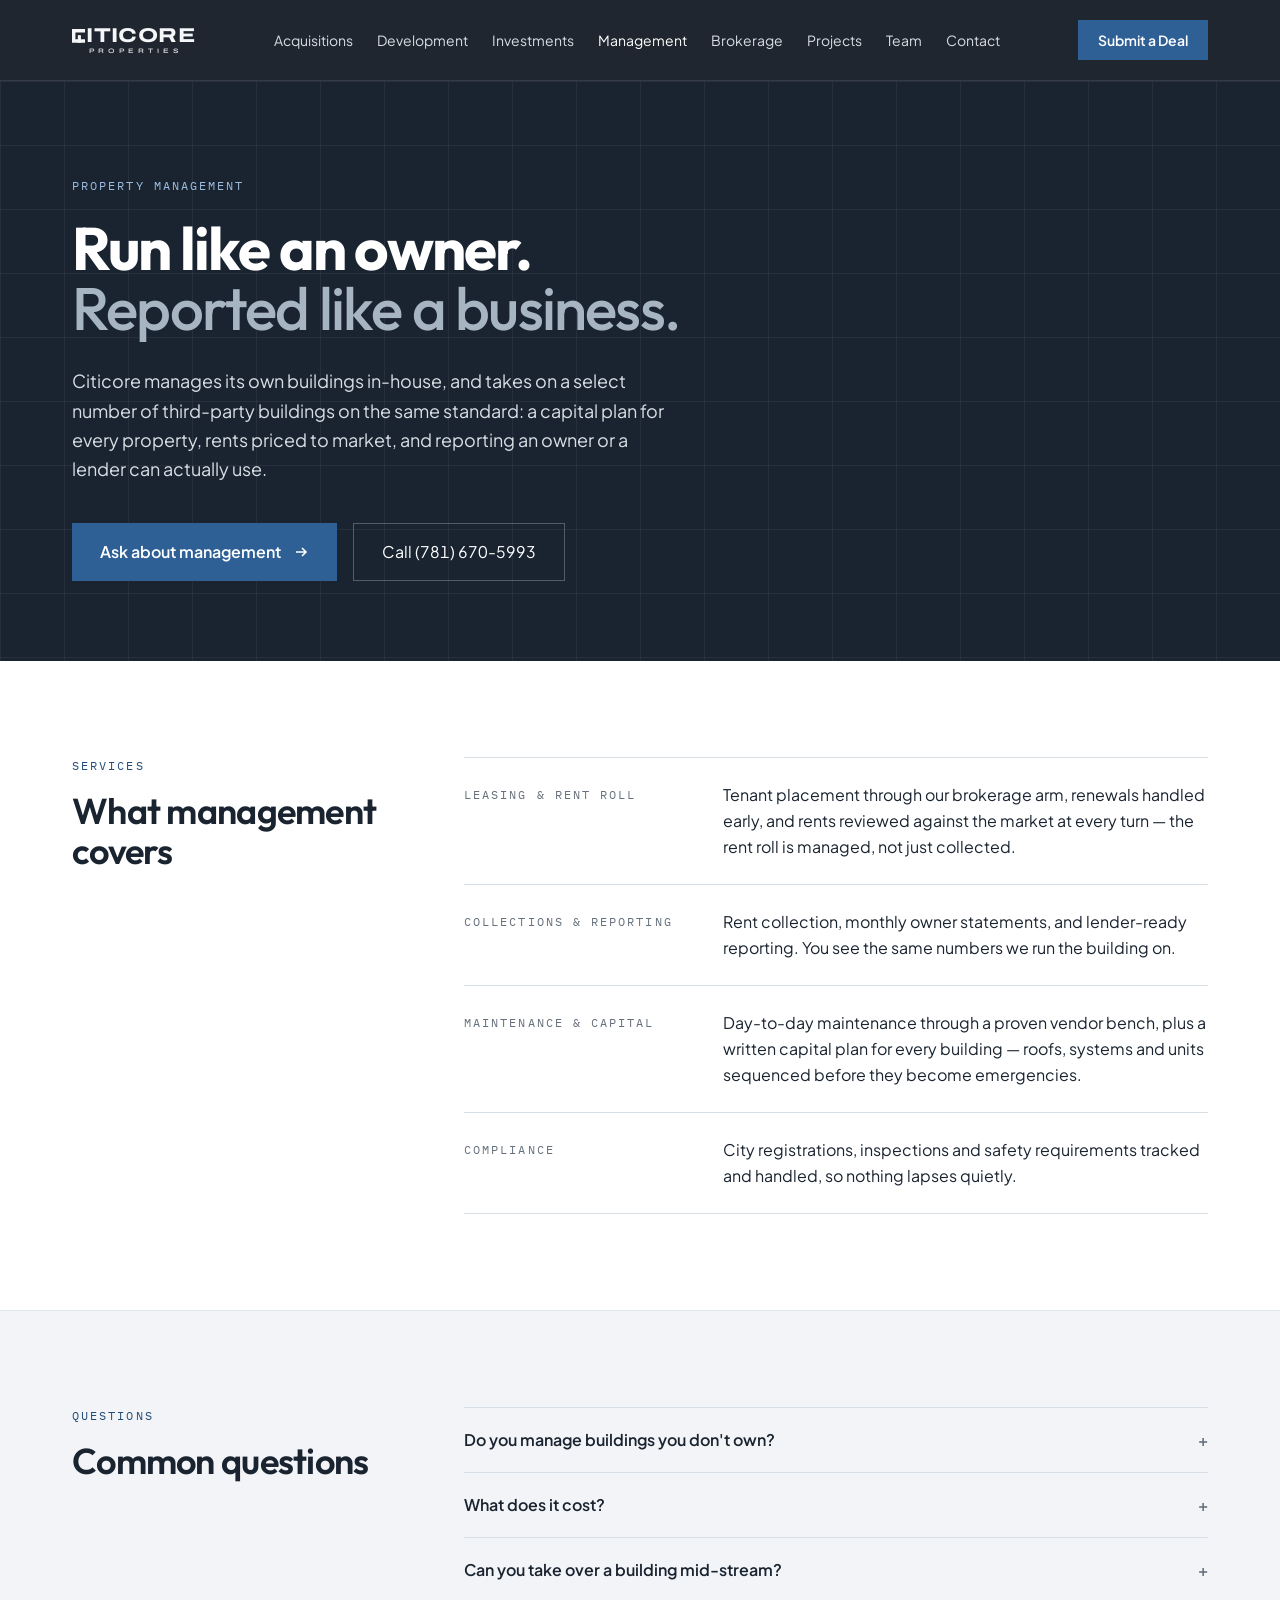
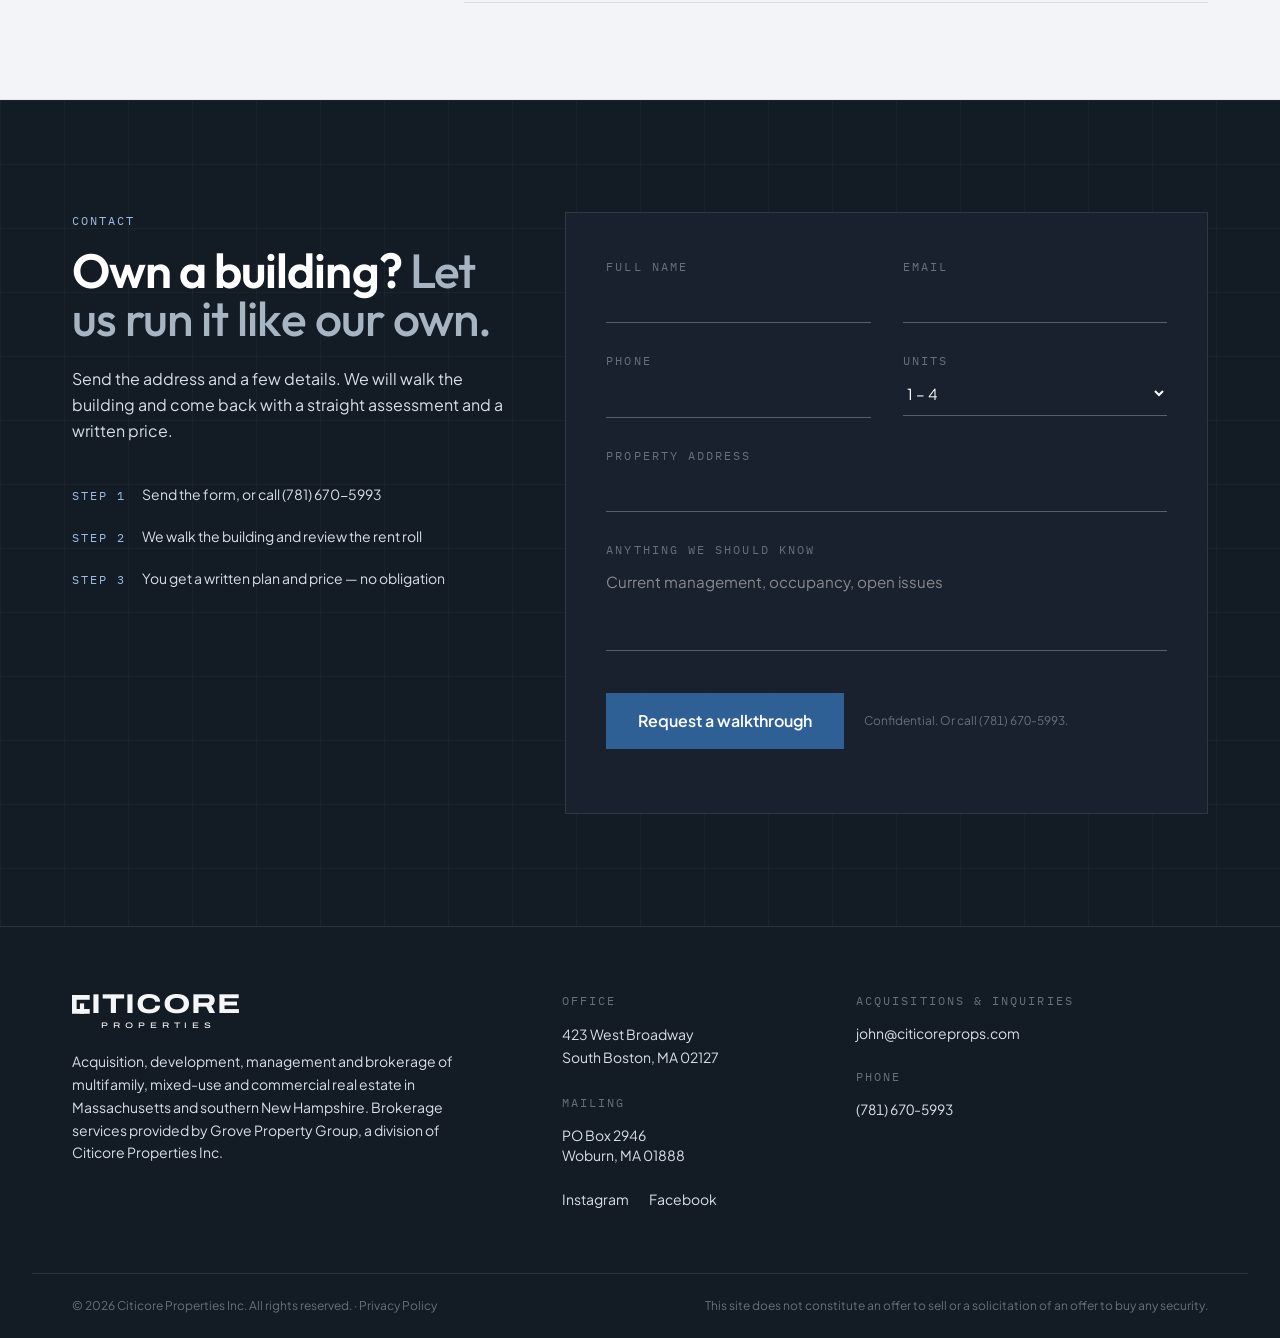
<file: management.html>
<!doctype html>
<html lang="en">
<head>
<meta charset="utf-8">
<meta name="viewport" content="width=device-width, initial-scale=1, viewport-fit=cover">
<meta name="description" content="Citicore Properties manages multifamily and mixed-use buildings in-house and for select third-party owners: leasing, collections, monthly reporting, maintenance and capital planning.">
<link rel="icon" type="image/png" sizes="32x32" href="images/citicore-icon-32.png">
<link rel="apple-touch-icon" href="images/citicore-icon-180.png">
<meta property="og:title" content="Management | Citicore Properties">
<meta property="og:description" content="Acquisitions, management and brokerage across Massachusetts and southern New Hampshire.">
<meta property="og:image" content="https://citicoreprops.com/images/citicore-social-share.png">
<meta property="og:url" content="https://citicoreprops.com/management">
<meta name="twitter:card" content="summary_large_image">
<title>Management | Citicore Properties</title>
<link rel="preconnect" href="https://fonts.googleapis.com">
<link rel="preconnect" href="https://fonts.gstatic.com" crossorigin>
<link rel="stylesheet" href="https://fonts.googleapis.com/css2?family=Outfit:wght@500;600;700&family=Archivo:wdth,wght@100..125,400..800&family=Plus+Jakarta+Sans:wght@400;500;600;700&family=IBM+Plex+Mono:wght@400;500&display=swap">
<link rel="stylesheet" href="/styles.css">
<style>
  :root { color-scheme: light; }
  html { scroll-behavior: smooth; }
  body { background: #FFFFFF; color: #1A2430; font-family: "Plus Jakarta Sans", system-ui, -apple-system, "Segoe UI", sans-serif; font-size: 16px; -webkit-font-smoothing: antialiased; }
  h1, h2, h3 { text-wrap: balance; }
  .font-display { font-weight: 600; letter-spacing: -0.02em; }
  h1.font-display { font-weight: 700; letter-spacing: -0.03em; }
  .font-display em { font-style: normal; }
  .eyebrow { font-family: "IBM Plex Mono", ui-monospace, monospace; font-size: 0.72rem; letter-spacing: 0.18em; text-transform: uppercase; }
  .num { font-variant-numeric: tabular-nums lining-nums; }
  .wrap { max-width: 76rem; margin-inline: auto; padding-inline: 1.25rem; }
  @media (min-width: 768px) { .wrap { padding-inline: 2.5rem; } }
  .site-header { position: sticky; top: env(safe-area-inset-top, 0px); z-index: 40; }
  .grid-lines { background-image: linear-gradient(rgba(255,255,255,.05) 1px, transparent 1px), linear-gradient(90deg, rgba(255,255,255,.05) 1px, transparent 1px); background-size: 64px 64px; }
  .link-u { background: linear-gradient(currentColor, currentColor) 0 100% / 0 1px no-repeat; transition: background-size .3s ease; }
  .link-u:hover, .link-u:focus-visible { background-size: 100% 1px; }
  .pillar { transition: background-color .3s ease, border-color .3s ease; }
  .pillar:hover { background-color: #fff; border-color: #111111; }
  .pillar .arrow { transition: transform .3s ease; }
  .pillar:hover .arrow { transform: translateX(4px); }
  .asset-card .elev { transition: transform .6s cubic-bezier(.2,.7,.2,1); }
  .asset-card:hover .elev { transform: scale(1.03); }
  :focus-visible { outline: 2px solid #8A8A8A; outline-offset: 3px; }
  .field { width: 100%; background: transparent; border: 0; border-bottom: 1px solid rgba(201,206,214,.35); color: #FFFFFF; padding: .7rem 0; font-size: .95rem; border-radius: 0; }
  .field::placeholder { color: #8A8A8A; }
  .field:focus { outline: none; border-bottom-color: #FFFFFF; }
  select.field option { color: #111111; }
  .rise { animation: rise .9s cubic-bezier(.2,.7,.2,1) both; }
  .rise-2 { animation-delay: .12s; } .rise-3 { animation-delay: .24s; } .rise-4 { animation-delay: .36s; }
  @keyframes rise { from { transform: translateY(14px); } to { transform: none; } }
  @media (prefers-reduced-motion: reduce) { *, *::before, *::after { animation: none !important; transition: none !important; scroll-behavior: auto !important; } }
</style>
  <link rel="canonical" href="https://citicoreprops.com/management">
  <script async src="https://www.googletagmanager.com/gtag/js?id=G-29LX5G7CN2"></script>
  <script>window.dataLayer=window.dataLayer||[];function gtag(){dataLayer.push(arguments)}gtag('js',new Date());gtag('config','G-29LX5G7CN2');</script>
</head>
<body>
<!-- ============ HEADER ============ -->
<header class="site-header bg-navy-950/95 backdrop-blur border-b border-white/10">
  <div class="wrap flex items-center justify-between h-16 md:h-20">
    <a href="/" class="flex items-center shrink-0" aria-label="Citicore Properties home">
      <span class="logo2b" style="display:inline-block;line-height:1;color:#F5F6F7;text-align:center"><span style="display:block;font-family:Archivo,sans-serif;font-variation-settings:'wdth' 125;font-weight:750;font-size:1.25rem;letter-spacing:.02em;white-space:nowrap"><svg style="display:inline-block;height:.686em;width:auto;vertical-align:baseline;margin-right:.06em;overflow:visible" viewBox="0 0 38 40" aria-hidden="true"><path fill="currentColor" d="M0 0h38v10H10v20h28v10H0z"/><rect x="17" y="18" width="9" height="22" fill="currentColor"/></svg>ITICORE</span><span style="display:block;font-family:Archivo,sans-serif;font-variation-settings:'wdth' 125;font-weight:450;font-size:.4rem;letter-spacing:.62em;margin-top:.45em;padding-left:.62em">PROPERTIES</span></span>
    </a>
    <nav aria-label="Primary" class="hidden lg:flex items-center gap-6 text-sm text-stone-300">
      <a href="/acquisitions" class="link-u hover:text-stone-50">Acquisitions</a>
      <a href="/development" class="link-u hover:text-stone-50">Development</a>
        <a href="/investments" class="link-u hover:text-stone-50">Investments</a>
      <a href="/management" class="text-stone-50" aria-current="page">Management</a>
      <a href="/brokerage" class="link-u hover:text-stone-50">Brokerage</a>
      <a href="/#portfolio" class="link-u hover:text-stone-50">Projects</a>
      <a href="/#team" class="link-u hover:text-stone-50">Team</a>
      <a href="#contact" class="link-u hover:text-stone-50">Contact</a>
    </nav>
    <a href="#submit" class="hidden sm:inline-flex items-center gap-2 bg-green-600 hover:bg-green-700 text-white text-sm font-semibold px-5 py-2.5 transition-colors">Submit a Deal</a>
    <button id="menuBtn" class="lg:hidden text-stone-50 p-2 -mr-2" aria-expanded="false" aria-controls="mobileNav" aria-label="Open menu">
      <svg width="24" height="24" viewBox="0 0 24 24" fill="none" stroke="currentColor" stroke-width="1.5" aria-hidden="true"><path d="M3 7h18M3 12h18M3 17h18"/></svg>
    </button>
  </div>
  <nav id="mobileNav" aria-label="Mobile" class="lg:hidden border-t border-white/10 bg-navy-950" hidden>
    <div class="wrap py-4 flex flex-col text-stone-100">
      <a href="/acquisitions" class="py-3 border-b border-white/5">Acquisitions</a>
      <a href="/development" class="py-3 border-b border-white/5">Development</a>
        <a href="/investments" class="py-3 border-b border-white/5">Investments</a>
      <a href="/management" class="py-3 border-b border-white/5">Management</a>
      <a href="/brokerage" class="py-3 border-b border-white/5">Brokerage</a>
      <a href="/#portfolio" class="py-3 border-b border-white/5">Projects</a>
      <a href="/#team" class="py-3 border-b border-white/5">Team</a>
      <a href="#contact" class="py-3 border-b border-white/5">Contact</a>
      <a href="#submit" class="mt-4 bg-green-600 text-white font-semibold text-center py-3">Submit a Deal</a>
    </div>
  </nav>
</header>

<main id="top">

<section class="relative bg-navy-900 text-stone-50 overflow-hidden">
  <div class="absolute inset-0 grid-lines" aria-hidden="true"></div>
  <div class="wrap relative pt-16 pb-16 md:pt-24 md:pb-20 grid lg:grid-cols-12 gap-12 items-end">
    <div class="lg:col-span-8">
      <p class="eyebrow text-green-300 rise">Property Management</p>
      <h1 class="font-display text-[2.5rem] leading-[1.05] sm:text-6xl mt-6 rise rise-2">Run like an owner.<br><em class="text-brass-300 font-medium">Reported like a business.</em></h1>
      <p class="mt-7 text-lg text-stone-300 max-w-[38rem] leading-relaxed rise rise-3">Citicore manages its own buildings in-house, and takes on a select number of third-party buildings on the same standard: a capital plan for every property, rents priced to market, and reporting an owner or a lender can actually use.</p>
      <div class="mt-10 flex flex-wrap gap-4 rise rise-4">
        <a href="#contact" class="inline-flex items-center gap-3 bg-green-600 hover:bg-green-700 text-white font-semibold px-7 py-4 transition-colors">Ask about management
          <svg width="16" height="16" viewBox="0 0 16 16" fill="none" stroke="currentColor" stroke-width="1.6" aria-hidden="true"><path d="M3 8h10M9 4l4 4-4 4"/></svg></a>
        <a href="tel:+17816705993" class="inline-flex items-center gap-3 border border-white/25 hover:border-green-300 text-stone-50 px-7 py-4 transition-colors num">Call (781) 670-5993</a>
      </div>
    </div>
  </div>
</section>

<section class="bg-stone-50">
  <div class="wrap py-20 md:py-24 grid lg:grid-cols-12 gap-10">
    <div class="lg:col-span-4">
      <p class="eyebrow text-green-700">Services</p>
      <h2 class="font-display text-3xl md:text-4xl mt-4 leading-tight">What management covers</h2>
    </div>
    <dl class="lg:col-span-8 border-t border-stone-300">
      <div class="grid sm:grid-cols-3 gap-2 sm:gap-8 py-6 border-b border-stone-300">
        <dt class="eyebrow text-[0.62rem] text-stone-500 pt-1">Leasing &amp; rent roll</dt>
        <dd class="sm:col-span-2 text-navy-900 leading-relaxed">Tenant placement through our brokerage arm, renewals handled early, and rents reviewed against the market at every turn &mdash; the rent roll is managed, not just collected.</dd>
      </div>
      <div class="grid sm:grid-cols-3 gap-2 sm:gap-8 py-6 border-b border-stone-300">
        <dt class="eyebrow text-[0.62rem] text-stone-500 pt-1">Collections &amp; reporting</dt>
        <dd class="sm:col-span-2 text-navy-900 leading-relaxed">Rent collection, monthly owner statements, and lender-ready reporting. You see the same numbers we run the building on.</dd>
      </div>
      <div class="grid sm:grid-cols-3 gap-2 sm:gap-8 py-6 border-b border-stone-300">
        <dt class="eyebrow text-[0.62rem] text-stone-500 pt-1">Maintenance &amp; capital</dt>
        <dd class="sm:col-span-2 text-navy-900 leading-relaxed">Day-to-day maintenance through a proven vendor bench, plus a written capital plan for every building &mdash; roofs, systems and units sequenced before they become emergencies.</dd>
      </div>
      <div class="grid sm:grid-cols-3 gap-2 sm:gap-8 py-6 border-b border-stone-300">
        <dt class="eyebrow text-[0.62rem] text-stone-500 pt-1">Compliance</dt>
        <dd class="sm:col-span-2 text-navy-900 leading-relaxed">City registrations, inspections and safety requirements tracked and handled, so nothing lapses quietly.</dd>
      </div>
    </dl>
  </div>
</section>

<section class="bg-stone-100 border-y border-stone-300/60">
  <div class="wrap py-20 md:py-24 grid lg:grid-cols-12 gap-10">
    <div class="lg:col-span-4">
      <p class="eyebrow text-green-700">Questions</p>
      <h2 class="font-display text-3xl md:text-4xl mt-4 leading-tight">Common questions</h2>
    </div>
    <div class="lg:col-span-8 border-t border-stone-300">
      <details class="group border-b border-stone-300 py-5"><summary class="flex justify-between gap-6 cursor-pointer list-none font-semibold text-navy-900">Do you manage buildings you don't own?<span class="text-stone-500 group-open:rotate-45 transition-transform">+</span></summary><p class="mt-3 text-stone-700 leading-relaxed">Yes &mdash; selectively. Multifamily and mixed-use buildings in the markets we already operate in, where our team and vendors are on the ground.</p></details>
      <details class="group border-b border-stone-300 py-5"><summary class="flex justify-between gap-6 cursor-pointer list-none font-semibold text-navy-900">What does it cost?<span class="text-stone-500 group-open:rotate-45 transition-transform">+</span></summary><p class="mt-3 text-stone-700 leading-relaxed">Priced per building after a walkthrough &mdash; size, condition and scope drive it. You'll get the number in writing before anything is signed.</p></details>
      <details class="group border-b border-stone-300 py-5"><summary class="flex justify-between gap-6 cursor-pointer list-none font-semibold text-navy-900">Can you take over a building mid-stream?<span class="text-stone-500 group-open:rotate-45 transition-transform">+</span></summary><p class="mt-3 text-stone-700 leading-relaxed">Yes. We start with a walkthrough and a records review &mdash; leases, rent roll, open work &mdash; then a written plan for the first 90 days.</p></details>
    </div>
  </div>
</section>

<!-- ============ CONTACT ============ -->
<section id="contact" class="bg-navy-950 text-stone-50 relative overflow-hidden">
  <div class="absolute inset-0 grid-lines opacity-60" aria-hidden="true"></div>
  <div class="wrap relative py-20 md:py-28 grid lg:grid-cols-12 gap-12">
    <div class="lg:col-span-5">
      <p class="eyebrow text-green-300">Contact</p>
      <h2 class="font-display text-4xl md:text-5xl mt-4 leading-[1.1]">Own a building? <em class="text-brass-300 font-medium">Let us run it like our own.</em></h2>
      <p class="mt-6 text-stone-300 leading-relaxed">Send the address and a few details. We will walk the building and come back with a straight assessment and a written price.</p>
      <ol class="mt-10 space-y-5 text-sm">
        <li class="flex gap-4"><span class="eyebrow text-green-300 pt-0.5">Step 1</span><span class="text-stone-300">Send the form, or call (781) 670-5993</span></li>
        <li class="flex gap-4"><span class="eyebrow text-green-300 pt-0.5">Step 2</span><span class="text-stone-300">We walk the building and review the rent roll</span></li>
        <li class="flex gap-4"><span class="eyebrow text-green-300 pt-0.5">Step 3</span><span class="text-stone-300">You get a written plan and price &mdash; no obligation</span></li>
      </ol>
    </div>
    <form id="dealForm" class="lg:col-span-7 border border-white/10 bg-navy-900/80 p-6 md:p-10" novalidate data-endpoint="https://formsubmit.co/ajax/john@citicoreprops.com">
      <input type="hidden" name="_subject" value="New management inquiry (Management page) &#8212; citicoreprops.com">
      <input type="hidden" name="_template" value="table">
      <input type="text" name="_honey" tabindex="-1" autocomplete="off" aria-hidden="true" style="position:absolute;left:-9999px">
      <div class="grid sm:grid-cols-2 gap-x-8 gap-y-6">
        <div>
          <label for="f-name" class="eyebrow text-[0.62rem] text-stone-500">Full name</label>
          <input id="f-name" name="name" class="field" required autocomplete="name">
        </div>
        <div>
          <label for="f-email" class="eyebrow text-[0.62rem] text-stone-500">Email</label>
          <input id="f-email" name="email" type="email" class="field" required autocomplete="email">
        </div>
        <div>
          <label for="f-phone" class="eyebrow text-[0.62rem] text-stone-500">Phone</label>
          <input id="f-phone" name="phone" type="tel" class="field num" autocomplete="tel">
        </div>
        <div>
          <label for="f-units" class="eyebrow text-[0.62rem] text-stone-500">Units</label>
          <select id="f-units" name="units" class="field">
            <option>1 &ndash; 4</option>
            <option>5 &ndash; 12</option>
            <option>13 &ndash; 30</option>
            <option>30+</option>
          </select>
        </div>
        <div class="sm:col-span-2">
          <label for="f-address" class="eyebrow text-[0.62rem] text-stone-500">Property address</label>
          <input id="f-address" name="address" class="field" autocomplete="street-address">
        </div>
        <div class="sm:col-span-2">
          <label for="f-notes" class="eyebrow text-[0.62rem] text-stone-500">Anything we should know</label>
          <textarea id="f-notes" name="notes" rows="3" class="field resize-none" placeholder="Current management, occupancy, open issues"></textarea>
        </div>
      </div>
      <div class="mt-9 flex flex-wrap items-center gap-5">
        <button type="submit" class="bg-green-600 hover:bg-green-700 text-white font-semibold px-8 py-4 transition-colors">Request a walkthrough</button>
        <p class="text-xs text-stone-500 max-w-[18rem]">Confidential. Or call <a href="tel:+17816705993" class="select-all num link-u">(781) 670-5993</a>.</p>
      </div>

      <p id="formMsg" class="mt-6 text-sm" role="status" aria-live="polite"></p>
    </form>
  </div>
</section>

</main>

<!-- ============ FOOTER ============ -->
<footer id="contact" class="bg-navy-950 text-stone-300 border-t border-white/10">
  <div class="wrap py-16 grid md:grid-cols-12 gap-10">
    <div class="md:col-span-5">
      <span class="logo2b" style="display:inline-block;line-height:1;color:#F5F6F7;text-align:center"><span style="display:block;font-family:Archivo,sans-serif;font-variation-settings:'wdth' 125;font-weight:750;font-size:1.7rem;letter-spacing:.02em;white-space:nowrap"><svg style="display:inline-block;height:.686em;width:auto;vertical-align:baseline;margin-right:.06em;overflow:visible" viewBox="0 0 38 40" aria-hidden="true"><path fill="currentColor" d="M0 0h38v10H10v20h28v10H0z"/><rect x="17" y="18" width="9" height="22" fill="currentColor"/></svg>ITICORE</span><span style="display:block;font-family:Archivo,sans-serif;font-variation-settings:'wdth' 125;font-weight:450;font-size:.5rem;letter-spacing:.62em;margin-top:.45em;padding-left:.62em">PROPERTIES</span></span>
      <p class="mt-4 text-sm leading-relaxed max-w-[26rem]">Acquisition, development, management and brokerage of multifamily, mixed-use and commercial real estate in Massachusetts and southern New Hampshire. Brokerage services provided by Grove Property Group, a division of Citicore Properties Inc.</p>
    </div>
    <div class="md:col-span-3 text-sm">
      <p class="eyebrow text-[0.62rem] text-stone-500">Office</p>
      <address class="not-italic mt-3 leading-relaxed">423 West Broadway<br>South Boston, MA 02127</address>
      <p class="eyebrow text-[0.62rem] text-stone-500 mt-6">Mailing</p>
      <p class="mt-3">PO Box 2946<br>Woburn, MA 01888</p>
      <p class="mt-6 flex gap-5"><a class="link-u" href="https://www.instagram.com/ccoreproperties/">Instagram</a><a class="link-u" href="https://www.facebook.com/profile.php?id=61565684049766">Facebook</a></p>
    </div>
    <div class="md:col-span-4 text-sm">
      <p class="eyebrow text-[0.62rem] text-stone-500">Acquisitions &amp; Inquiries</p>
      <p class="mt-3 select-all">john@citicoreprops.com</p>
      <p class="eyebrow text-[0.62rem] text-stone-500 mt-6">Phone</p>
      <p class="mt-3"><a href="tel:+17816705993" class="select-all num link-u">(781) 670-5993</a></p>
    </div>
  </div>
  <div class="wrap py-6 border-t border-white/10 flex flex-wrap justify-between gap-4 text-xs text-stone-500">
    <p>© <span id="yr">2026</span> Citicore Properties Inc. All rights reserved. &middot; <a href="/privacy" class="link-u">Privacy Policy</a></p>
    <p>This site does not constitute an offer to sell or a solicitation of an offer to buy any security.</p>
  </div>
</footer>

<script>
(function () {
  // Mobile menu
  var btn = document.getElementById('menuBtn'), nav = document.getElementById('mobileNav');
  btn.addEventListener('click', function () {
    var open = nav.hidden; nav.hidden = !open; btn.setAttribute('aria-expanded', String(open));
  });
  nav.querySelectorAll('a').forEach(function (a) { a.addEventListener('click', function () { nav.hidden = true; btn.setAttribute('aria-expanded', 'false'); }); });
  document.getElementById('yr').textContent = new Date().getFullYear();

  // Deal form — live build posts to FormSubmit (emails john@citicoreprops.com); preview build has no endpoint
  var form = document.getElementById('dealForm'), msg = document.getElementById('formMsg');
  form.addEventListener('submit', function (e) {
    e.preventDefault();
    var missing = ['f-address', 'f-name', 'f-email'].filter(function (id) { return !document.getElementById(id).value.trim(); });
    var email = document.getElementById('f-email').value;
    if (missing.length) { msg.className = 'mt-6 text-sm text-brass-300'; msg.textContent = 'Add the property address, your name and email to submit.'; document.getElementById(missing[0]).focus(); return; }
    if (!/^\S+@\S+\.\S+$/.test(email)) { msg.className = 'mt-6 text-sm text-brass-300'; msg.textContent = 'Enter a valid email address.'; document.getElementById('f-email').focus(); return; }
    var endpoint = form.getAttribute('data-endpoint'); if (endpoint === 'FORM' + '_ENDPOINT') endpoint = '';
    if (!endpoint) { msg.className = 'mt-6 text-sm text-stone-300'; msg.textContent = 'Preview mode: the form is not connected yet, so nothing was sent.'; return; }
    var btn = form.querySelector('button[type=submit]'); btn.disabled = true;
    var payload = {}; new FormData(form).forEach(function (v, k) { payload[k] = v; });
    fetch(endpoint, { method: 'POST', headers: { 'Content-Type': 'application/json', 'Accept': 'application/json' }, body: JSON.stringify(payload) })
      .then(function (r) { return r.json().then(function (d) { if (!r.ok || String(d.success) !== 'true') throw 0; }); })
      .then(function () { form.reset(); msg.className = 'mt-6 text-sm text-green-300'; msg.textContent = 'Received. Our acquisitions team will be in touch shortly.'; })
      .catch(function () { msg.className = 'mt-6 text-sm text-brass-300'; msg.textContent = 'That did not go through. Email john@citicoreprops.com or call (781) 670-5993.'; })
      .then(function () { btn.disabled = false; });
  });
})();
</script>

</body>
</html>
</file>
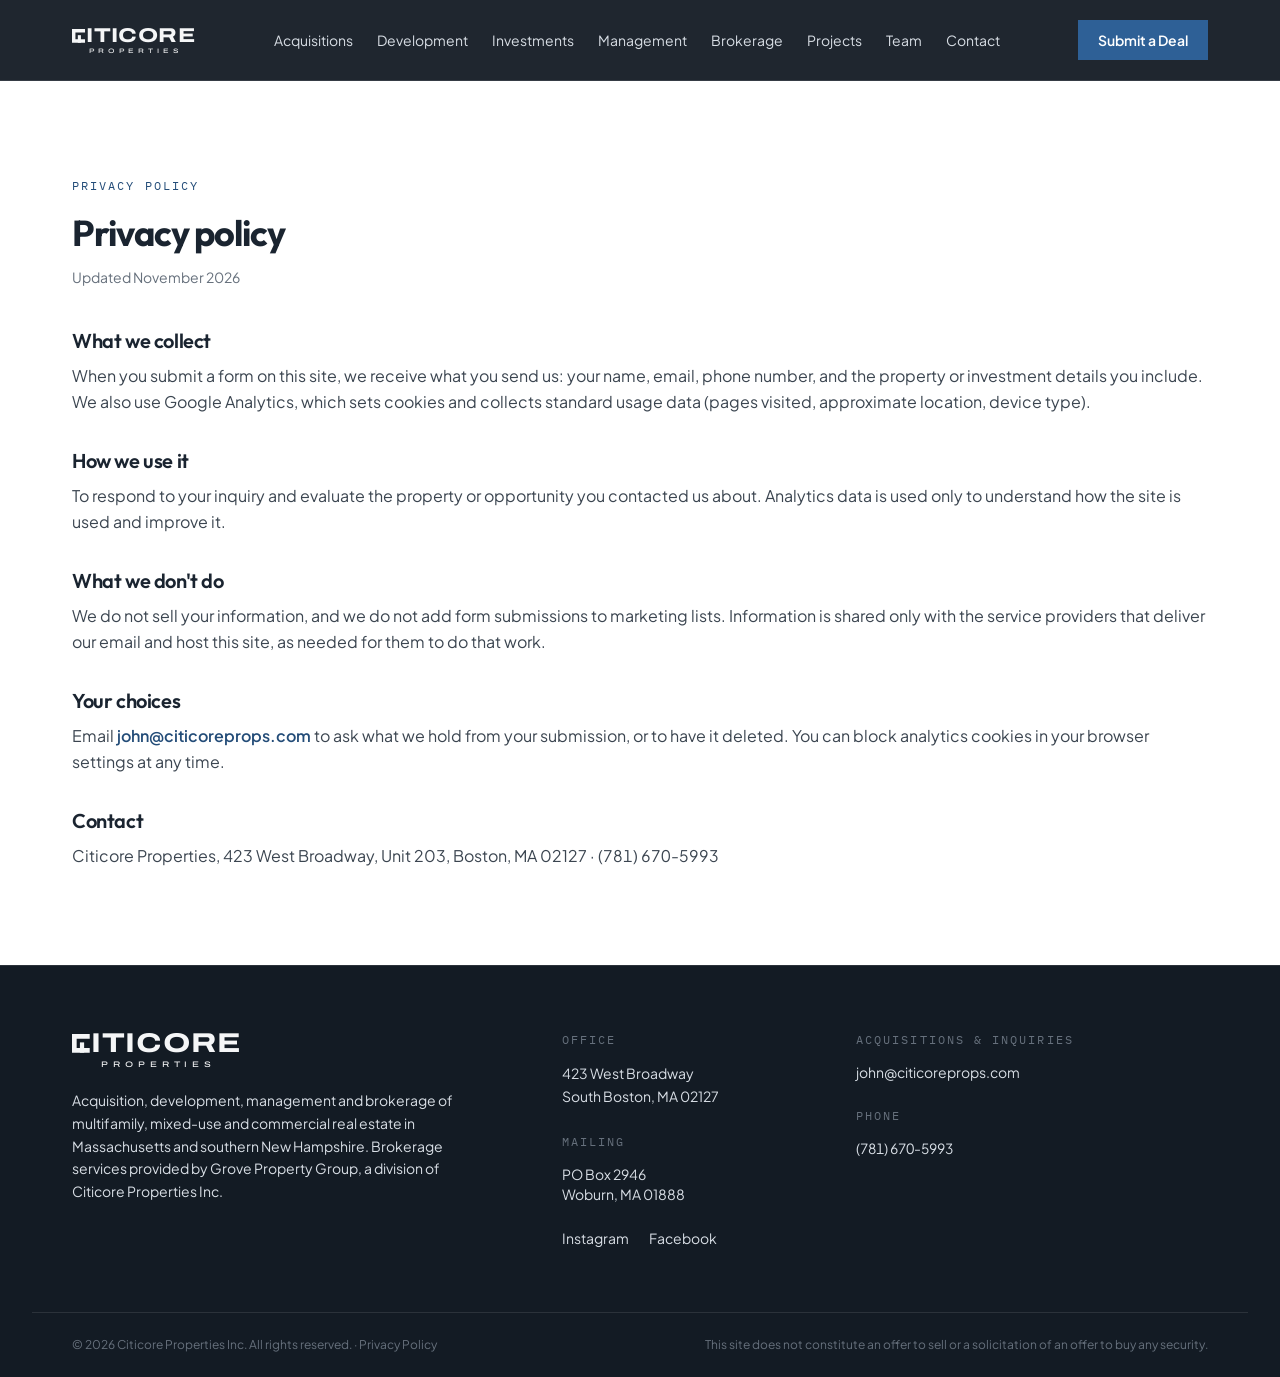
<file: privacy.html>
<!doctype html>
<html lang="en">
<head>
<meta charset="utf-8">
<meta name="viewport" content="width=device-width, initial-scale=1, viewport-fit=cover">
<meta name="description" content="How Citicore Properties handles information submitted through citicoreprops.com.">
<link rel="icon" type="image/png" sizes="32x32" href="images/citicore-icon-32.png">
<link rel="apple-touch-icon" href="images/citicore-icon-180.png">
<meta property="og:title" content="Privacy Policy | Citicore Properties">
<meta property="og:description" content="Acquisitions, management and brokerage across Massachusetts and southern New Hampshire.">
<meta property="og:image" content="https://citicoreprops.com/images/citicore-social-share.png">
<meta property="og:url" content="https://citicoreprops.com/privacy">
<meta name="twitter:card" content="summary_large_image">
<title>Privacy Policy | Citicore Properties</title>
<link rel="preconnect" href="https://fonts.googleapis.com">
<link rel="preconnect" href="https://fonts.gstatic.com" crossorigin>
<link rel="stylesheet" href="https://fonts.googleapis.com/css2?family=Outfit:wght@500;600;700&family=Archivo:wdth,wght@100..125,400..800&family=Plus+Jakarta+Sans:wght@400;500;600;700&family=IBM+Plex+Mono:wght@400;500&display=swap">
<link rel="stylesheet" href="/styles.css">
<style>
  :root { color-scheme: light; }
  html { scroll-behavior: smooth; }
  body { background: #FFFFFF; color: #1A2430; font-family: "Plus Jakarta Sans", system-ui, -apple-system, "Segoe UI", sans-serif; font-size: 16px; -webkit-font-smoothing: antialiased; }
  h1, h2, h3 { text-wrap: balance; }
  .font-display { font-weight: 600; letter-spacing: -0.02em; }
  h1.font-display { font-weight: 700; letter-spacing: -0.03em; }
  .font-display em { font-style: normal; }
  .eyebrow { font-family: "IBM Plex Mono", ui-monospace, monospace; font-size: 0.72rem; letter-spacing: 0.18em; text-transform: uppercase; }
  .num { font-variant-numeric: tabular-nums lining-nums; }
  .wrap { max-width: 76rem; margin-inline: auto; padding-inline: 1.25rem; }
  @media (min-width: 768px) { .wrap { padding-inline: 2.5rem; } }
  .site-header { position: sticky; top: env(safe-area-inset-top, 0px); z-index: 40; }
  .grid-lines { background-image: linear-gradient(rgba(255,255,255,.05) 1px, transparent 1px), linear-gradient(90deg, rgba(255,255,255,.05) 1px, transparent 1px); background-size: 64px 64px; }
  .link-u { background: linear-gradient(currentColor, currentColor) 0 100% / 0 1px no-repeat; transition: background-size .3s ease; }
  .link-u:hover, .link-u:focus-visible { background-size: 100% 1px; }
  .pillar { transition: background-color .3s ease, border-color .3s ease; }
  .pillar:hover { background-color: #fff; border-color: #111111; }
  .pillar .arrow { transition: transform .3s ease; }
  .pillar:hover .arrow { transform: translateX(4px); }
  .asset-card .elev { transition: transform .6s cubic-bezier(.2,.7,.2,1); }
  .asset-card:hover .elev { transform: scale(1.03); }
  :focus-visible { outline: 2px solid #8A8A8A; outline-offset: 3px; }
  .field { width: 100%; background: transparent; border: 0; border-bottom: 1px solid rgba(201,206,214,.35); color: #FFFFFF; padding: .7rem 0; font-size: .95rem; border-radius: 0; }
  .field::placeholder { color: #8A8A8A; }
  .field:focus { outline: none; border-bottom-color: #FFFFFF; }
  select.field option { color: #111111; }
  .rise { animation: rise .9s cubic-bezier(.2,.7,.2,1) both; }
  .rise-2 { animation-delay: .12s; } .rise-3 { animation-delay: .24s; } .rise-4 { animation-delay: .36s; }
  @keyframes rise { from { transform: translateY(14px); } to { transform: none; } }
  @media (prefers-reduced-motion: reduce) { *, *::before, *::after { animation: none !important; transition: none !important; scroll-behavior: auto !important; } }
</style>
  <link rel="canonical" href="https://citicoreprops.com/privacy">
  <script async src="https://www.googletagmanager.com/gtag/js?id=G-29LX5G7CN2"></script>
  <script>window.dataLayer=window.dataLayer||[];function gtag(){dataLayer.push(arguments)}gtag('js',new Date());gtag('config','G-29LX5G7CN2');</script>
</head>
<body>
<!-- ============ HEADER ============ -->
<header class="site-header bg-navy-950/95 backdrop-blur border-b border-white/10">
  <div class="wrap flex items-center justify-between h-16 md:h-20">
    <a href="/" class="flex items-center shrink-0" aria-label="Citicore Properties home">
      <span class="logo2b" style="display:inline-block;line-height:1;color:#F5F6F7;text-align:center"><span style="display:block;font-family:Archivo,sans-serif;font-variation-settings:'wdth' 125;font-weight:750;font-size:1.25rem;letter-spacing:.02em;white-space:nowrap"><svg style="display:inline-block;height:.686em;width:auto;vertical-align:baseline;margin-right:.06em;overflow:visible" viewBox="0 0 38 40" aria-hidden="true"><path fill="currentColor" d="M0 0h38v10H10v20h28v10H0z"/><rect x="17" y="18" width="9" height="22" fill="currentColor"/></svg>ITICORE</span><span style="display:block;font-family:Archivo,sans-serif;font-variation-settings:'wdth' 125;font-weight:450;font-size:.4rem;letter-spacing:.62em;margin-top:.45em;padding-left:.62em">PROPERTIES</span></span>
    </a>
    <nav aria-label="Primary" class="hidden lg:flex items-center gap-6 text-sm text-stone-300">
      <a href="/acquisitions" class="link-u hover:text-stone-50">Acquisitions</a>
      <a href="/development" class="link-u hover:text-stone-50">Development</a>
        <a href="/investments" class="link-u hover:text-stone-50">Investments</a>
      <a href="/management" class="link-u hover:text-stone-50">Management</a>
      <a href="/brokerage" class="link-u hover:text-stone-50">Brokerage</a>
      <a href="/#portfolio" class="link-u hover:text-stone-50">Projects</a>
      <a href="/#team" class="link-u hover:text-stone-50">Team</a>
      <a href="#contact" class="link-u hover:text-stone-50">Contact</a>
    </nav>
    <a href="#submit" class="hidden sm:inline-flex items-center gap-2 bg-green-600 hover:bg-green-700 text-white text-sm font-semibold px-5 py-2.5 transition-colors">Submit a Deal</a>
    <button id="menuBtn" class="lg:hidden text-stone-50 p-2 -mr-2" aria-expanded="false" aria-controls="mobileNav" aria-label="Open menu">
      <svg width="24" height="24" viewBox="0 0 24 24" fill="none" stroke="currentColor" stroke-width="1.5" aria-hidden="true"><path d="M3 7h18M3 12h18M3 17h18"/></svg>
    </button>
  </div>
  <nav id="mobileNav" aria-label="Mobile" class="lg:hidden border-t border-white/10 bg-navy-950" hidden>
    <div class="wrap py-4 flex flex-col text-stone-100">
      <a href="/acquisitions" class="py-3 border-b border-white/5">Acquisitions</a>
      <a href="/development" class="py-3 border-b border-white/5">Development</a>
        <a href="/investments" class="py-3 border-b border-white/5">Investments</a>
      <a href="/management" class="py-3 border-b border-white/5">Management</a>
      <a href="/brokerage" class="py-3 border-b border-white/5">Brokerage</a>
      <a href="/#portfolio" class="py-3 border-b border-white/5">Projects</a>
      <a href="/#team" class="py-3 border-b border-white/5">Team</a>
      <a href="#contact" class="py-3 border-b border-white/5">Contact</a>
      <a href="#submit" class="mt-4 bg-green-600 text-white font-semibold text-center py-3">Submit a Deal</a>
    </div>
  </nav>
</header>

<main id="top">

<section class="bg-stone-50">
  <div class="wrap py-20 md:py-24 max-w-[46rem]">
    <p class="eyebrow text-green-700">Privacy Policy</p>
    <h1 class="font-display text-4xl mt-4 leading-tight">Privacy policy</h1>
    <p class="mt-3 text-sm text-stone-500">Updated November 2026</p>
    <div class="mt-10 space-y-8 text-navy-900 leading-relaxed">
      <div><h2 class="font-display text-xl">What we collect</h2><p class="mt-2 text-stone-700">When you submit a form on this site, we receive what you send us: your name, email, phone number, and the property or investment details you include. We also use Google Analytics, which sets cookies and collects standard usage data (pages visited, approximate location, device type).</p></div>
      <div><h2 class="font-display text-xl">How we use it</h2><p class="mt-2 text-stone-700">To respond to your inquiry and evaluate the property or opportunity you contacted us about. Analytics data is used only to understand how the site is used and improve it.</p></div>
      <div><h2 class="font-display text-xl">What we don't do</h2><p class="mt-2 text-stone-700">We do not sell your information, and we do not add form submissions to marketing lists. Information is shared only with the service providers that deliver our email and host this site, as needed for them to do that work.</p></div>
      <div><h2 class="font-display text-xl">Your choices</h2><p class="mt-2 text-stone-700">Email <a class="link-u text-green-700 font-semibold" href="mailto:john@citicoreprops.com">john@citicoreprops.com</a> to ask what we hold from your submission, or to have it deleted. You can block analytics cookies in your browser settings at any time.</p></div>
      <div><h2 class="font-display text-xl">Contact</h2><p class="mt-2 text-stone-700">Citicore Properties, 423 West Broadway, Unit 203, Boston, MA 02127 &middot; <a href="tel:+17816705993" class="link-u num">(781) 670-5993</a></p></div>
    </div>
  </div>
</section>

</main>

<!-- ============ FOOTER ============ -->
<footer id="contact" class="bg-navy-950 text-stone-300 border-t border-white/10">
  <div class="wrap py-16 grid md:grid-cols-12 gap-10">
    <div class="md:col-span-5">
      <span class="logo2b" style="display:inline-block;line-height:1;color:#F5F6F7;text-align:center"><span style="display:block;font-family:Archivo,sans-serif;font-variation-settings:'wdth' 125;font-weight:750;font-size:1.7rem;letter-spacing:.02em;white-space:nowrap"><svg style="display:inline-block;height:.686em;width:auto;vertical-align:baseline;margin-right:.06em;overflow:visible" viewBox="0 0 38 40" aria-hidden="true"><path fill="currentColor" d="M0 0h38v10H10v20h28v10H0z"/><rect x="17" y="18" width="9" height="22" fill="currentColor"/></svg>ITICORE</span><span style="display:block;font-family:Archivo,sans-serif;font-variation-settings:'wdth' 125;font-weight:450;font-size:.5rem;letter-spacing:.62em;margin-top:.45em;padding-left:.62em">PROPERTIES</span></span>
      <p class="mt-4 text-sm leading-relaxed max-w-[26rem]">Acquisition, development, management and brokerage of multifamily, mixed-use and commercial real estate in Massachusetts and southern New Hampshire. Brokerage services provided by Grove Property Group, a division of Citicore Properties Inc.</p>
    </div>
    <div class="md:col-span-3 text-sm">
      <p class="eyebrow text-[0.62rem] text-stone-500">Office</p>
      <address class="not-italic mt-3 leading-relaxed">423 West Broadway<br>South Boston, MA 02127</address>
      <p class="eyebrow text-[0.62rem] text-stone-500 mt-6">Mailing</p>
      <p class="mt-3">PO Box 2946<br>Woburn, MA 01888</p>
      <p class="mt-6 flex gap-5"><a class="link-u" href="https://www.instagram.com/ccoreproperties/">Instagram</a><a class="link-u" href="https://www.facebook.com/profile.php?id=61565684049766">Facebook</a></p>
    </div>
    <div class="md:col-span-4 text-sm">
      <p class="eyebrow text-[0.62rem] text-stone-500">Acquisitions &amp; Inquiries</p>
      <p class="mt-3 select-all">john@citicoreprops.com</p>
      <p class="eyebrow text-[0.62rem] text-stone-500 mt-6">Phone</p>
      <p class="mt-3"><a href="tel:+17816705993" class="select-all num link-u">(781) 670-5993</a></p>
    </div>
  </div>
  <div class="wrap py-6 border-t border-white/10 flex flex-wrap justify-between gap-4 text-xs text-stone-500">
    <p>© <span id="yr">2026</span> Citicore Properties Inc. All rights reserved. &middot; <a href="/privacy" class="link-u">Privacy Policy</a></p>
    <p>This site does not constitute an offer to sell or a solicitation of an offer to buy any security.</p>
  </div>
</footer>

<script>
(function () {
  // Mobile menu
  var btn = document.getElementById('menuBtn'), nav = document.getElementById('mobileNav');
  btn.addEventListener('click', function () {
    var open = nav.hidden; nav.hidden = !open; btn.setAttribute('aria-expanded', String(open));
  });
  nav.querySelectorAll('a').forEach(function (a) { a.addEventListener('click', function () { nav.hidden = true; btn.setAttribute('aria-expanded', 'false'); }); });
  document.getElementById('yr').textContent = new Date().getFullYear();

  // Deal form — live build posts to FormSubmit (emails john@citicoreprops.com); preview build has no endpoint
  var form = document.getElementById('dealForm'), msg = document.getElementById('formMsg');
  form.addEventListener('submit', function (e) {
    e.preventDefault();
    var missing = ['f-address', 'f-name', 'f-email'].filter(function (id) { return !document.getElementById(id).value.trim(); });
    var email = document.getElementById('f-email').value;
    if (missing.length) { msg.className = 'mt-6 text-sm text-brass-300'; msg.textContent = 'Add the property address, your name and email to submit.'; document.getElementById(missing[0]).focus(); return; }
    if (!/^\S+@\S+\.\S+$/.test(email)) { msg.className = 'mt-6 text-sm text-brass-300'; msg.textContent = 'Enter a valid email address.'; document.getElementById('f-email').focus(); return; }
    var endpoint = form.getAttribute('data-endpoint'); if (endpoint === 'FORM' + '_ENDPOINT') endpoint = '';
    if (!endpoint) { msg.className = 'mt-6 text-sm text-stone-300'; msg.textContent = 'Preview mode: the form is not connected yet, so nothing was sent.'; return; }
    var btn = form.querySelector('button[type=submit]'); btn.disabled = true;
    var payload = {}; new FormData(form).forEach(function (v, k) { payload[k] = v; });
    fetch(endpoint, { method: 'POST', headers: { 'Content-Type': 'application/json', 'Accept': 'application/json' }, body: JSON.stringify(payload) })
      .then(function (r) { return r.json().then(function (d) { if (!r.ok || String(d.success) !== 'true') throw 0; }); })
      .then(function () { form.reset(); msg.className = 'mt-6 text-sm text-green-300'; msg.textContent = 'Received. Our acquisitions team will be in touch shortly.'; })
      .catch(function () { msg.className = 'mt-6 text-sm text-brass-300'; msg.textContent = 'That did not go through. Email john@citicoreprops.com or call (781) 670-5993.'; })
      .then(function () { btn.disabled = false; });
  });
})();
</script>

</body>
</html>
</file>
<file: styles.css>
*,:after,:before{--tw-border-spacing-x:0;--tw-border-spacing-y:0;--tw-translate-x:0;--tw-translate-y:0;--tw-rotate:0;--tw-skew-x:0;--tw-skew-y:0;--tw-scale-x:1;--tw-scale-y:1;--tw-pan-x: ;--tw-pan-y: ;--tw-pinch-zoom: ;--tw-scroll-snap-strictness:proximity;--tw-gradient-from-position: ;--tw-gradient-via-position: ;--tw-gradient-to-position: ;--tw-ordinal: ;--tw-slashed-zero: ;--tw-numeric-figure: ;--tw-numeric-spacing: ;--tw-numeric-fraction: ;--tw-ring-inset: ;--tw-ring-offset-width:0px;--tw-ring-offset-color:#fff;--tw-ring-color:rgba(59,130,246,.5);--tw-ring-offset-shadow:0 0 #0000;--tw-ring-shadow:0 0 #0000;--tw-shadow:0 0 #0000;--tw-shadow-colored:0 0 #0000;--tw-blur: ;--tw-brightness: ;--tw-contrast: ;--tw-grayscale: ;--tw-hue-rotate: ;--tw-invert: ;--tw-saturate: ;--tw-sepia: ;--tw-drop-shadow: ;--tw-backdrop-blur: ;--tw-backdrop-brightness: ;--tw-backdrop-contrast: ;--tw-backdrop-grayscale: ;--tw-backdrop-hue-rotate: ;--tw-backdrop-invert: ;--tw-backdrop-opacity: ;--tw-backdrop-saturate: ;--tw-backdrop-sepia: ;--tw-contain-size: ;--tw-contain-layout: ;--tw-contain-paint: ;--tw-contain-style: }::backdrop{--tw-border-spacing-x:0;--tw-border-spacing-y:0;--tw-translate-x:0;--tw-translate-y:0;--tw-rotate:0;--tw-skew-x:0;--tw-skew-y:0;--tw-scale-x:1;--tw-scale-y:1;--tw-pan-x: ;--tw-pan-y: ;--tw-pinch-zoom: ;--tw-scroll-snap-strictness:proximity;--tw-gradient-from-position: ;--tw-gradient-via-position: ;--tw-gradient-to-position: ;--tw-ordinal: ;--tw-slashed-zero: ;--tw-numeric-figure: ;--tw-numeric-spacing: ;--tw-numeric-fraction: ;--tw-ring-inset: ;--tw-ring-offset-width:0px;--tw-ring-offset-color:#fff;--tw-ring-color:rgba(59,130,246,.5);--tw-ring-offset-shadow:0 0 #0000;--tw-ring-shadow:0 0 #0000;--tw-shadow:0 0 #0000;--tw-shadow-colored:0 0 #0000;--tw-blur: ;--tw-brightness: ;--tw-contrast: ;--tw-grayscale: ;--tw-hue-rotate: ;--tw-invert: ;--tw-saturate: ;--tw-sepia: ;--tw-drop-shadow: ;--tw-backdrop-blur: ;--tw-backdrop-brightness: ;--tw-backdrop-contrast: ;--tw-backdrop-grayscale: ;--tw-backdrop-hue-rotate: ;--tw-backdrop-invert: ;--tw-backdrop-opacity: ;--tw-backdrop-saturate: ;--tw-backdrop-sepia: ;--tw-contain-size: ;--tw-contain-layout: ;--tw-contain-paint: ;--tw-contain-style: }/*! tailwindcss v3.4.19 | MIT License | https://tailwindcss.com*/*,:after,:before{box-sizing:border-box;border:0 solid #e5e7eb}:after,:before{--tw-content:""}:host,html{line-height:1.5;-webkit-text-size-adjust:100%;-moz-tab-size:4;-o-tab-size:4;tab-size:4;font-family:Plus Jakarta Sans,system-ui,-apple-system,Segoe UI,sans-serif;font-feature-settings:normal;font-variation-settings:normal;-webkit-tap-highlight-color:transparent}body{margin:0;line-height:inherit}hr{height:0;color:inherit;border-top-width:1px}abbr:where([title]){-webkit-text-decoration:underline dotted;text-decoration:underline dotted}h1,h2,h3,h4,h5,h6{font-size:inherit;font-weight:inherit}a{color:inherit;text-decoration:inherit}b,strong{font-weight:bolder}code,kbd,pre,samp{font-family:IBM Plex Mono,ui-monospace,SFMono-Regular,Menlo,monospace;font-feature-settings:normal;font-variation-settings:normal;font-size:1em}small{font-size:80%}sub,sup{font-size:75%;line-height:0;position:relative;vertical-align:baseline}sub{bottom:-.25em}sup{top:-.5em}table{text-indent:0;border-color:inherit;border-collapse:collapse}button,input,optgroup,select,textarea{font-family:inherit;font-feature-settings:inherit;font-variation-settings:inherit;font-size:100%;font-weight:inherit;line-height:inherit;letter-spacing:inherit;color:inherit;margin:0;padding:0}button,select{text-transform:none}button,input:where([type=button]),input:where([type=reset]),input:where([type=submit]){-webkit-appearance:button;background-color:transparent;background-image:none}:-moz-focusring{outline:auto}:-moz-ui-invalid{box-shadow:none}progress{vertical-align:baseline}::-webkit-inner-spin-button,::-webkit-outer-spin-button{height:auto}[type=search]{-webkit-appearance:textfield;outline-offset:-2px}::-webkit-search-decoration{-webkit-appearance:none}::-webkit-file-upload-button{-webkit-appearance:button;font:inherit}summary{display:list-item}blockquote,dd,dl,figure,h1,h2,h3,h4,h5,h6,hr,p,pre{margin:0}fieldset{margin:0}fieldset,legend{padding:0}menu,ol,ul{list-style:none;margin:0;padding:0}dialog{padding:0}textarea{resize:vertical}input::-moz-placeholder,textarea::-moz-placeholder{opacity:1;color:#9ca3af}input::placeholder,textarea::placeholder{opacity:1;color:#9ca3af}[role=button],button{cursor:pointer}:disabled{cursor:default}audio,canvas,embed,iframe,img,object,svg,video{display:block;vertical-align:middle}img,video{max-width:100%;height:auto}[hidden]:where(:not([hidden=until-found])){display:none}.visible{visibility:visible}.absolute{position:absolute}.relative{position:relative}.sticky{position:sticky}.inset-0{inset:0}.left-3{left:.75rem}.top-3{top:.75rem}.-mr-2{margin-right:-.5rem}.mt-1{margin-top:.25rem}.mt-10{margin-top:2.5rem}.mt-12{margin-top:3rem}.mt-2{margin-top:.5rem}.mt-3{margin-top:.75rem}.mt-4{margin-top:1rem}.mt-5{margin-top:1.25rem}.mt-6{margin-top:1.5rem}.mt-7{margin-top:1.75rem}.mt-8{margin-top:2rem}.mt-9{margin-top:2.25rem}.block{display:block}.flex{display:flex}.inline-flex{display:inline-flex}.table{display:table}.grid{display:grid}.hidden{display:none}.aspect-\[16\/8\]{aspect-ratio:16/8}.aspect-\[3\/2\]{aspect-ratio:3/2}.aspect-\[4\/3\]{aspect-ratio:4/3}.aspect-square{aspect-ratio:1/1}.h-1\.5{height:.375rem}.h-10{height:2.5rem}.h-14{height:3.5rem}.h-16{height:4rem}.h-auto{height:auto}.h-full{height:100%}.w-1\.5{width:.375rem}.w-6{width:1.5rem}.w-auto{width:auto}.w-full{width:100%}.max-w-\[18rem\]{max-width:18rem}.max-w-\[26rem\]{max-width:26rem}.max-w-\[30rem\]{max-width:30rem}.max-w-\[32rem\]{max-width:32rem}.max-w-\[34rem\]{max-width:34rem}.max-w-\[36rem\]{max-width:36rem}.max-w-\[38rem\]{max-width:38rem}.max-w-\[40rem\]{max-width:40rem}.max-w-\[46rem\]{max-width:46rem}.max-w-\[52rem\]{max-width:52rem}.max-w-\[60rem\]{max-width:60rem}.flex-1{flex:1 1 0%}.shrink-0{flex-shrink:0}.transform{transform:translate(var(--tw-translate-x),var(--tw-translate-y)) rotate(var(--tw-rotate)) skewX(var(--tw-skew-x)) skewY(var(--tw-skew-y)) scaleX(var(--tw-scale-x)) scaleY(var(--tw-scale-y))}.cursor-pointer{cursor:pointer}.select-all{-webkit-user-select:all;-moz-user-select:all;user-select:all}.resize-none{resize:none}.list-none{list-style-type:none}.grid-cols-1{grid-template-columns:repeat(1,minmax(0,1fr))}.grid-cols-2{grid-template-columns:repeat(2,minmax(0,1fr))}.flex-col{flex-direction:column}.flex-wrap{flex-wrap:wrap}.items-start{align-items:flex-start}.items-end{align-items:flex-end}.items-center{align-items:center}.justify-center{justify-content:center}.justify-between{justify-content:space-between}.gap-10{gap:2.5rem}.gap-12{gap:3rem}.gap-16{gap:4rem}.gap-2{gap:.5rem}.gap-3{gap:.75rem}.gap-4{gap:1rem}.gap-5{gap:1.25rem}.gap-6{gap:1.5rem}.gap-8{gap:2rem}.gap-px{gap:1px}.gap-x-8{-moz-column-gap:2rem;column-gap:2rem}.gap-y-12{row-gap:3rem}.gap-y-6{row-gap:1.5rem}.space-y-2\.5>:not([hidden])~:not([hidden]){--tw-space-y-reverse:0;margin-top:calc(.625rem*(1 - var(--tw-space-y-reverse)));margin-bottom:calc(.625rem*var(--tw-space-y-reverse))}.space-y-3>:not([hidden])~:not([hidden]){--tw-space-y-reverse:0;margin-top:calc(.75rem*(1 - var(--tw-space-y-reverse)));margin-bottom:calc(.75rem*var(--tw-space-y-reverse))}.space-y-5>:not([hidden])~:not([hidden]){--tw-space-y-reverse:0;margin-top:calc(1.25rem*(1 - var(--tw-space-y-reverse)));margin-bottom:calc(1.25rem*var(--tw-space-y-reverse))}.space-y-8>:not([hidden])~:not([hidden]){--tw-space-y-reverse:0;margin-top:calc(2rem*(1 - var(--tw-space-y-reverse)));margin-bottom:calc(2rem*var(--tw-space-y-reverse))}.overflow-hidden{overflow:hidden}.text-wrap{text-wrap:wrap}.border{border-width:1px}.border-y{border-top-width:1px}.border-b,.border-y{border-bottom-width:1px}.border-l{border-left-width:1px}.border-r{border-right-width:1px}.border-t{border-top-width:1px}.border-t-2{border-top-width:2px}.border-navy-900{--tw-border-opacity:1;border-color:rgb(26 36 48/var(--tw-border-opacity,1))}.border-stone-300{--tw-border-opacity:1;border-color:rgb(216 222 229/var(--tw-border-opacity,1))}.border-stone-300\/60{border-color:rgba(216,222,229,.6)}.border-stone-300\/70{border-color:rgba(216,222,229,.7)}.border-white\/10{border-color:hsla(0,0%,100%,.1)}.border-white\/25{border-color:hsla(0,0%,100%,.25)}.border-white\/5{border-color:hsla(0,0%,100%,.05)}.bg-green-600{--tw-bg-opacity:1;background-color:rgb(46 96 150/var(--tw-bg-opacity,1))}.bg-navy-800{--tw-bg-opacity:1;background-color:rgb(35 48 62/var(--tw-bg-opacity,1))}.bg-navy-900{--tw-bg-opacity:1;background-color:rgb(26 36 48/var(--tw-bg-opacity,1))}.bg-navy-900\/80{background-color:rgba(26,36,48,.8)}.bg-navy-950{--tw-bg-opacity:1;background-color:rgb(19 27 36/var(--tw-bg-opacity,1))}.bg-navy-950\/60{background-color:rgba(19,27,36,.6)}.bg-navy-950\/70{background-color:rgba(19,27,36,.7)}.bg-navy-950\/85{background-color:rgba(19,27,36,.85)}.bg-navy-950\/95{background-color:rgba(19,27,36,.95)}.bg-stone-100{--tw-bg-opacity:1;background-color:rgb(242 244 247/var(--tw-bg-opacity,1))}.bg-stone-300{--tw-bg-opacity:1;background-color:rgb(216 222 229/var(--tw-bg-opacity,1))}.bg-stone-50{--tw-bg-opacity:1;background-color:rgb(255 255 255/var(--tw-bg-opacity,1))}.bg-white\/10{background-color:hsla(0,0%,100%,.1)}.object-cover{-o-object-fit:cover;object-fit:cover}.p-2{padding:.5rem}.p-6{padding:1.5rem}.p-7{padding:1.75rem}.p-8{padding:2rem}.px-3{padding-left:.75rem;padding-right:.75rem}.px-4{padding-left:1rem;padding-right:1rem}.px-5{padding-left:1.25rem;padding-right:1.25rem}.px-6{padding-left:1.5rem;padding-right:1.5rem}.px-7{padding-left:1.75rem;padding-right:1.75rem}.px-8{padding-left:2rem;padding-right:2rem}.py-1\.5{padding-top:.375rem;padding-bottom:.375rem}.py-14{padding-top:3.5rem;padding-bottom:3.5rem}.py-16{padding-top:4rem;padding-bottom:4rem}.py-2\.5{padding-top:.625rem;padding-bottom:.625rem}.py-20{padding-top:5rem;padding-bottom:5rem}.py-24{padding-top:6rem;padding-bottom:6rem}.py-3{padding-top:.75rem;padding-bottom:.75rem}.py-3\.5{padding-top:.875rem;padding-bottom:.875rem}.py-4{padding-top:1rem;padding-bottom:1rem}.py-5{padding-top:1.25rem;padding-bottom:1.25rem}.py-6{padding-top:1.5rem;padding-bottom:1.5rem}.py-8{padding-top:2rem;padding-bottom:2rem}.pb-14{padding-bottom:3.5rem}.pb-16{padding-bottom:4rem}.pb-2{padding-bottom:.5rem}.pl-8{padding-left:2rem}.pr-6{padding-right:1.5rem}.pt-0\.5{padding-top:.125rem}.pt-1{padding-top:.25rem}.pt-14{padding-top:3.5rem}.pt-16{padding-top:4rem}.pt-6{padding-top:1.5rem}.text-center{text-align:center}.text-right{text-align:right}.font-display{font-family:Outfit,Plus Jakarta Sans,system-ui,sans-serif}.text-2xl{font-size:1.5rem;line-height:2rem}.text-3xl{font-size:1.875rem;line-height:2.25rem}.text-4xl{font-size:2.25rem;line-height:2.5rem}.text-5xl{font-size:3rem;line-height:1}.text-\[0\.62rem\]{font-size:.62rem}.text-\[0\.65rem\]{font-size:.65rem}.text-\[0\.6rem\]{font-size:.6rem}.text-\[0\.95rem\]{font-size:.95rem}.text-\[2\.5rem\]{font-size:2.5rem}.text-\[2\.6rem\]{font-size:2.6rem}.text-lg{font-size:1.125rem;line-height:1.75rem}.text-sm{font-size:.875rem;line-height:1.25rem}.text-xl{font-size:1.25rem;line-height:1.75rem}.text-xs{font-size:.75rem;line-height:1rem}.font-medium{font-weight:500}.font-normal{font-weight:400}.font-semibold{font-weight:600}.uppercase{text-transform:uppercase}.not-italic{font-style:normal}.tabular-nums{--tw-numeric-spacing:tabular-nums;font-variant-numeric:var(--tw-ordinal) var(--tw-slashed-zero) var(--tw-numeric-figure) var(--tw-numeric-spacing) var(--tw-numeric-fraction)}.leading-\[1\.05\]{line-height:1.05}.leading-\[1\.1\]{line-height:1.1}.leading-relaxed{line-height:1.625}.leading-tight{line-height:1.25}.text-brass-300{--tw-text-opacity:1;color:rgb(167 180 194/var(--tw-text-opacity,1))}.text-brass-400{--tw-text-opacity:1;color:rgb(230 234 239/var(--tw-text-opacity,1))}.text-green-300{--tw-text-opacity:1;color:rgb(157 189 224/var(--tw-text-opacity,1))}.text-green-700{--tw-text-opacity:1;color:rgb(35 76 120/var(--tw-text-opacity,1))}.text-navy-900{--tw-text-opacity:1;color:rgb(26 36 48/var(--tw-text-opacity,1))}.text-steel-500{--tw-text-opacity:1;color:rgb(102 112 124/var(--tw-text-opacity,1))}.text-stone-100{--tw-text-opacity:1;color:rgb(242 244 247/var(--tw-text-opacity,1))}.text-stone-300{--tw-text-opacity:1;color:rgb(216 222 229/var(--tw-text-opacity,1))}.text-stone-50{--tw-text-opacity:1;color:rgb(255 255 255/var(--tw-text-opacity,1))}.text-stone-500{--tw-text-opacity:1;color:rgb(102 112 124/var(--tw-text-opacity,1))}.text-stone-700{--tw-text-opacity:1;color:rgb(59 69 80/var(--tw-text-opacity,1))}.text-white{--tw-text-opacity:1;color:rgb(255 255 255/var(--tw-text-opacity,1))}.antialiased{-webkit-font-smoothing:antialiased;-moz-osx-font-smoothing:grayscale}.opacity-60{opacity:.6}.outline{outline-style:solid}.filter{filter:var(--tw-blur) var(--tw-brightness) var(--tw-contrast) var(--tw-grayscale) var(--tw-hue-rotate) var(--tw-invert) var(--tw-saturate) var(--tw-sepia) var(--tw-drop-shadow)}.backdrop-blur{--tw-backdrop-blur:blur(8px);-webkit-backdrop-filter:var(--tw-backdrop-blur) var(--tw-backdrop-brightness) var(--tw-backdrop-contrast) var(--tw-backdrop-grayscale) var(--tw-backdrop-hue-rotate) var(--tw-backdrop-invert) var(--tw-backdrop-opacity) var(--tw-backdrop-saturate) var(--tw-backdrop-sepia);backdrop-filter:var(--tw-backdrop-blur) var(--tw-backdrop-brightness) var(--tw-backdrop-contrast) var(--tw-backdrop-grayscale) var(--tw-backdrop-hue-rotate) var(--tw-backdrop-invert) var(--tw-backdrop-opacity) var(--tw-backdrop-saturate) var(--tw-backdrop-sepia)}.transition{transition-property:color,background-color,border-color,text-decoration-color,fill,stroke,opacity,box-shadow,transform,filter,-webkit-backdrop-filter;transition-property:color,background-color,border-color,text-decoration-color,fill,stroke,opacity,box-shadow,transform,filter,backdrop-filter;transition-property:color,background-color,border-color,text-decoration-color,fill,stroke,opacity,box-shadow,transform,filter,backdrop-filter,-webkit-backdrop-filter;transition-timing-function:cubic-bezier(.4,0,.2,1);transition-duration:.15s}.transition-colors{transition-property:color,background-color,border-color,text-decoration-color,fill,stroke;transition-timing-function:cubic-bezier(.4,0,.2,1);transition-duration:.15s}.transition-transform{transition-property:transform;transition-timing-function:cubic-bezier(.4,0,.2,1);transition-duration:.15s}.hover\:border-green-300:hover{--tw-border-opacity:1;border-color:rgb(157 189 224/var(--tw-border-opacity,1))}.hover\:bg-green-700:hover{--tw-bg-opacity:1;background-color:rgb(35 76 120/var(--tw-bg-opacity,1))}.hover\:bg-navy-700:hover{--tw-bg-opacity:1;background-color:rgb(51 66 79/var(--tw-bg-opacity,1))}.hover\:bg-navy-900:hover{--tw-bg-opacity:1;background-color:rgb(26 36 48/var(--tw-bg-opacity,1))}.hover\:bg-stone-100:hover{--tw-bg-opacity:1;background-color:rgb(242 244 247/var(--tw-bg-opacity,1))}.hover\:text-stone-50:hover{--tw-text-opacity:1;color:rgb(255 255 255/var(--tw-text-opacity,1))}.group[open] .group-open\:rotate-45{--tw-rotate:45deg;transform:translate(var(--tw-translate-x),var(--tw-translate-y)) rotate(var(--tw-rotate)) skewX(var(--tw-skew-x)) skewY(var(--tw-skew-y)) scaleX(var(--tw-scale-x)) scaleY(var(--tw-scale-y))}@media (min-width:640px){.sm\:col-span-2{grid-column:span 2/span 2}.sm\:inline-flex{display:inline-flex}.sm\:w-48{width:12rem}.sm\:grid-cols-2{grid-template-columns:repeat(2,minmax(0,1fr))}.sm\:grid-cols-3{grid-template-columns:repeat(3,minmax(0,1fr))}.sm\:flex-row{flex-direction:row}.sm\:items-center{align-items:center}.sm\:gap-8{gap:2rem}.sm\:text-6xl{font-size:3.75rem;line-height:1}}@media (min-width:768px){.md\:col-span-3{grid-column:span 3/span 3}.md\:col-span-4{grid-column:span 4/span 4}.md\:col-span-5{grid-column:span 5/span 5}.md\:h-16{height:4rem}.md\:h-20{height:5rem}.md\:grid-cols-12{grid-template-columns:repeat(12,minmax(0,1fr))}.md\:grid-cols-2{grid-template-columns:repeat(2,minmax(0,1fr))}.md\:p-10{padding:2.5rem}.md\:py-16{padding-top:4rem;padding-bottom:4rem}.md\:py-24{padding-top:6rem;padding-bottom:6rem}.md\:py-28{padding-top:7rem;padding-bottom:7rem}.md\:py-32{padding-top:8rem;padding-bottom:8rem}.md\:pb-20{padding-bottom:5rem}.md\:pt-20{padding-top:5rem}.md\:pt-24{padding-top:6rem}.md\:text-3xl{font-size:1.875rem;line-height:2.25rem}.md\:text-4xl{font-size:2.25rem;line-height:2.5rem}.md\:text-5xl{font-size:3rem;line-height:1}.md\:text-\[2\.75rem\]{font-size:2.75rem}}@media (min-width:1024px){.lg\:col-span-3{grid-column:span 3/span 3}.lg\:col-span-4{grid-column:span 4/span 4}.lg\:col-span-5{grid-column:span 5/span 5}.lg\:col-span-7{grid-column:span 7/span 7}.lg\:col-span-8{grid-column:span 8/span 8}.lg\:col-span-9{grid-column:span 9/span 9}.lg\:block{display:block}.lg\:flex{display:flex}.lg\:hidden{display:none}.lg\:grid-cols-12{grid-template-columns:repeat(12,minmax(0,1fr))}.lg\:grid-cols-2{grid-template-columns:repeat(2,minmax(0,1fr))}.lg\:grid-cols-3{grid-template-columns:repeat(3,minmax(0,1fr))}.lg\:grid-cols-4{grid-template-columns:repeat(4,minmax(0,1fr))}.lg\:border-l{border-left-width:1px}.lg\:border-r{border-right-width:1px}.lg\:border-t-0{border-top-width:0}.lg\:border-stone-300{--tw-border-opacity:1;border-color:rgb(216 222 229/var(--tw-border-opacity,1))}.lg\:px-6{padding-left:1.5rem;padding-right:1.5rem}.lg\:pl-16{padding-left:4rem}.lg\:text-\[4\.4rem\]{font-size:4.4rem}}
</file>
